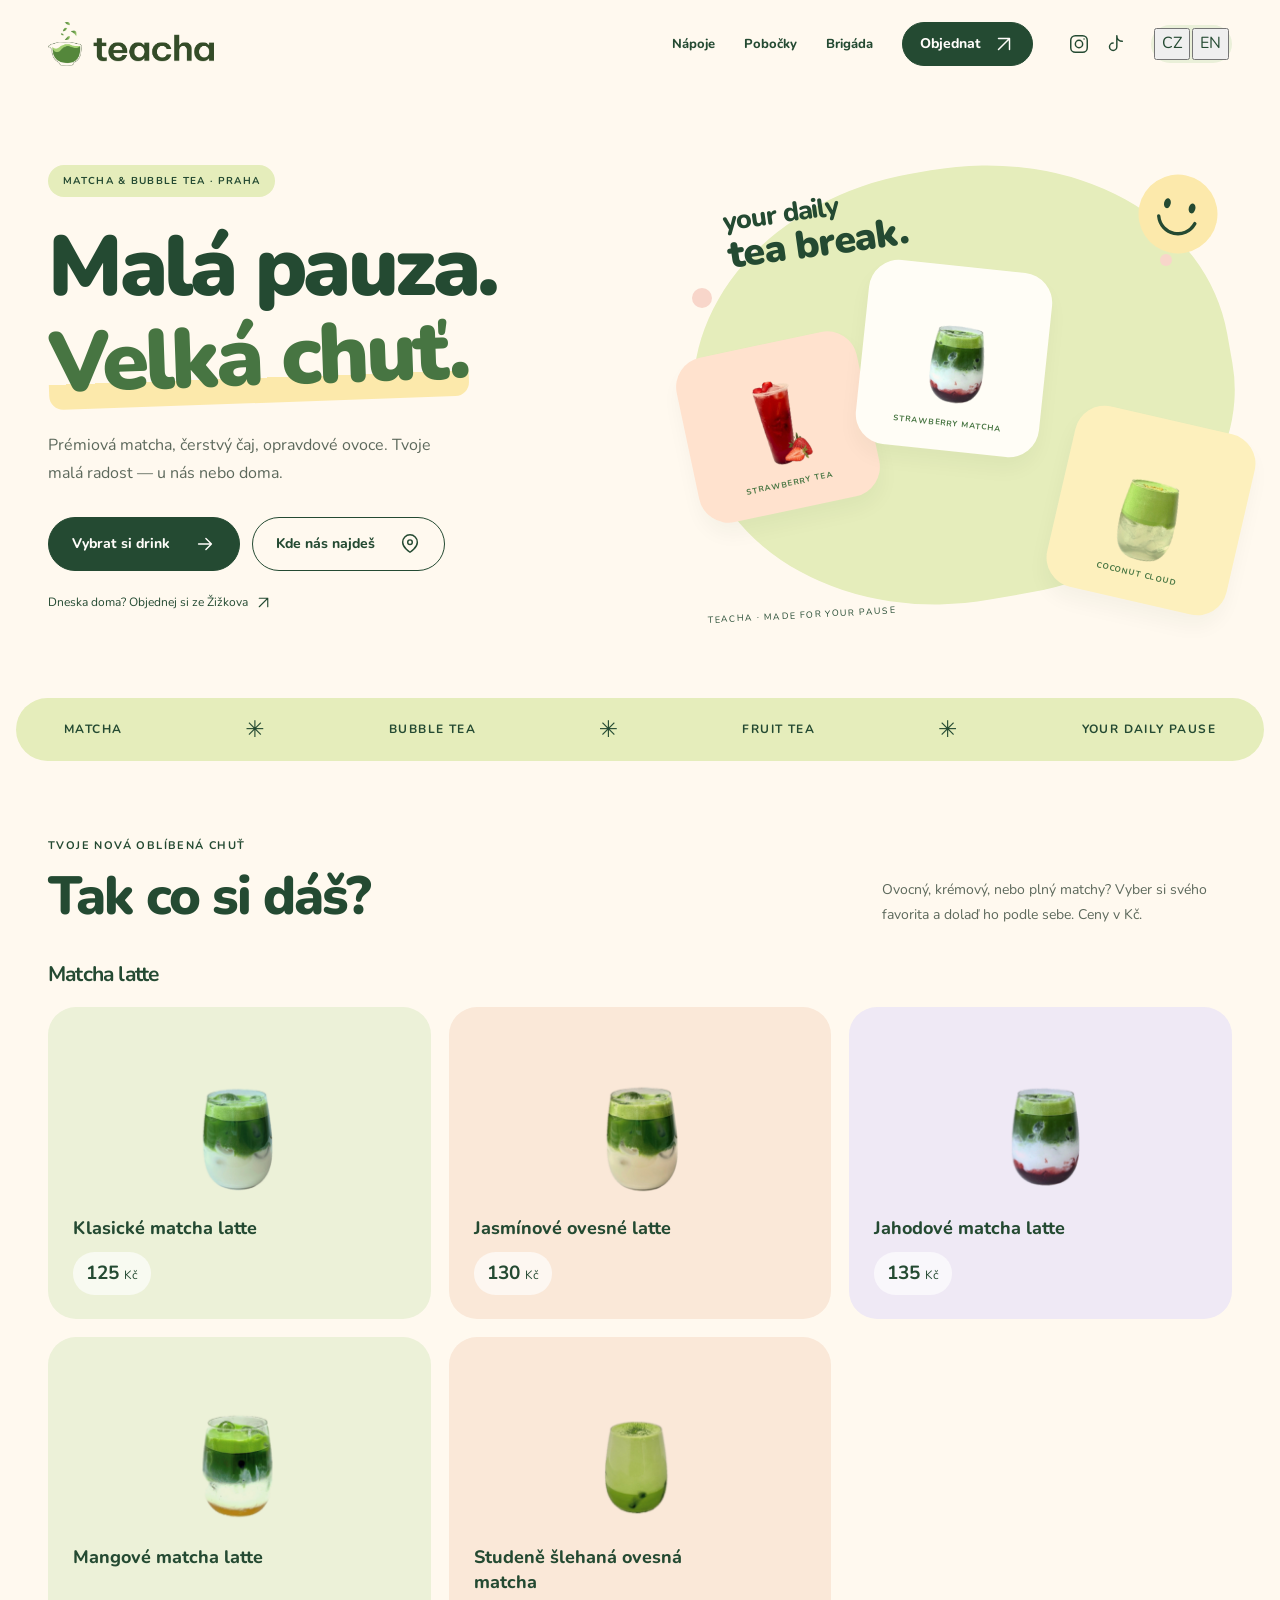
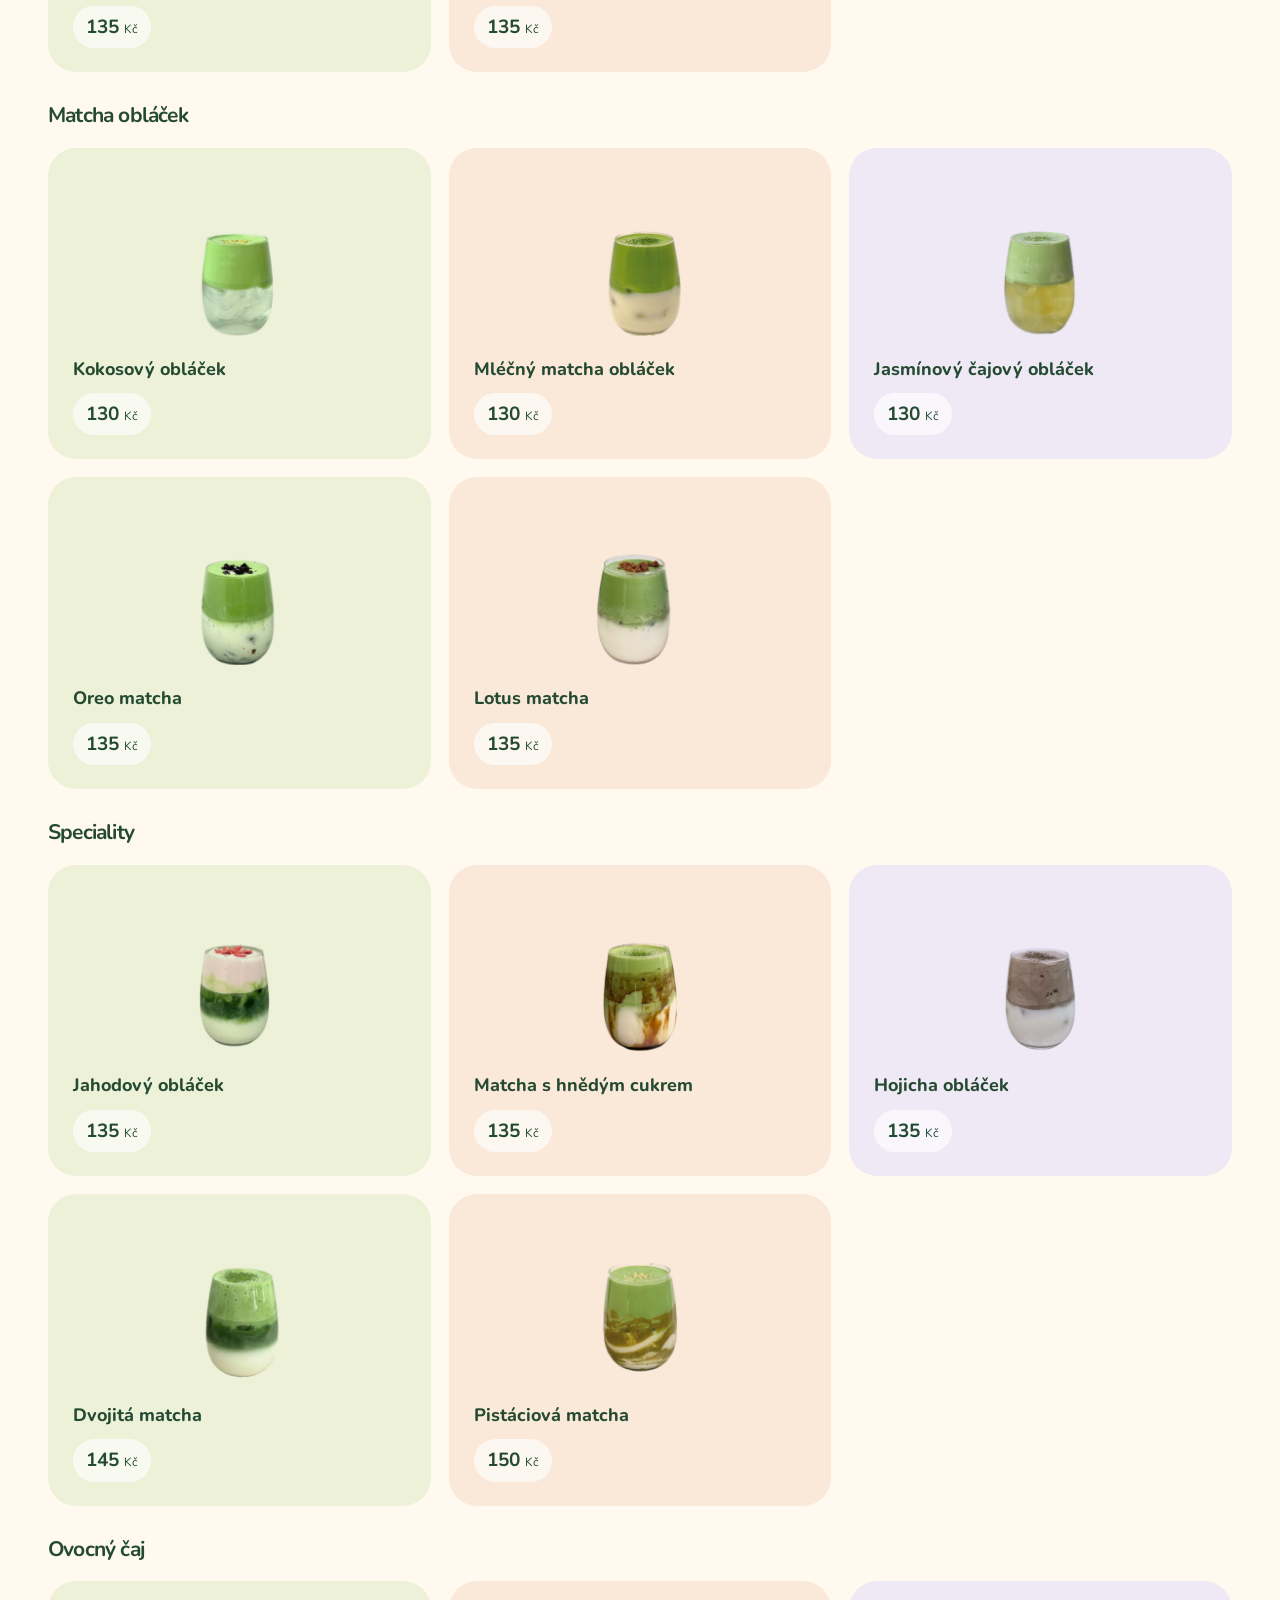
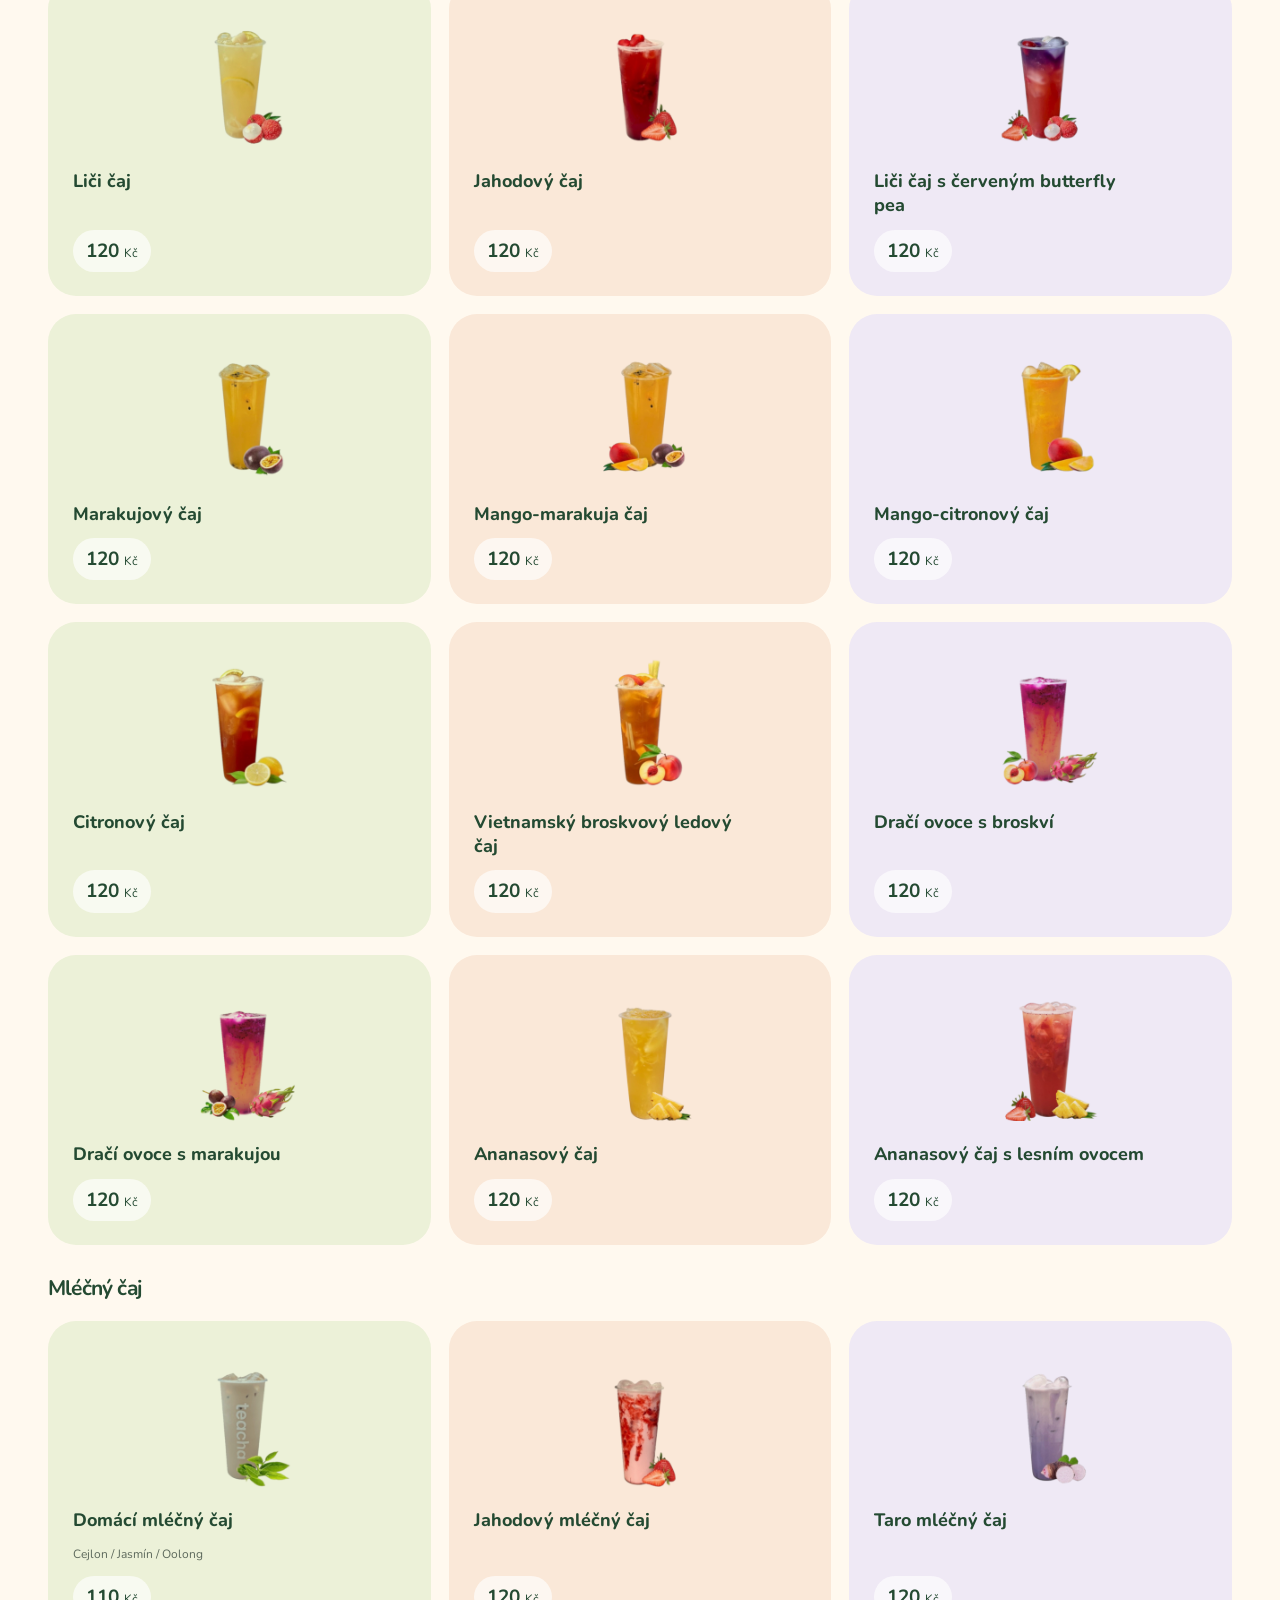
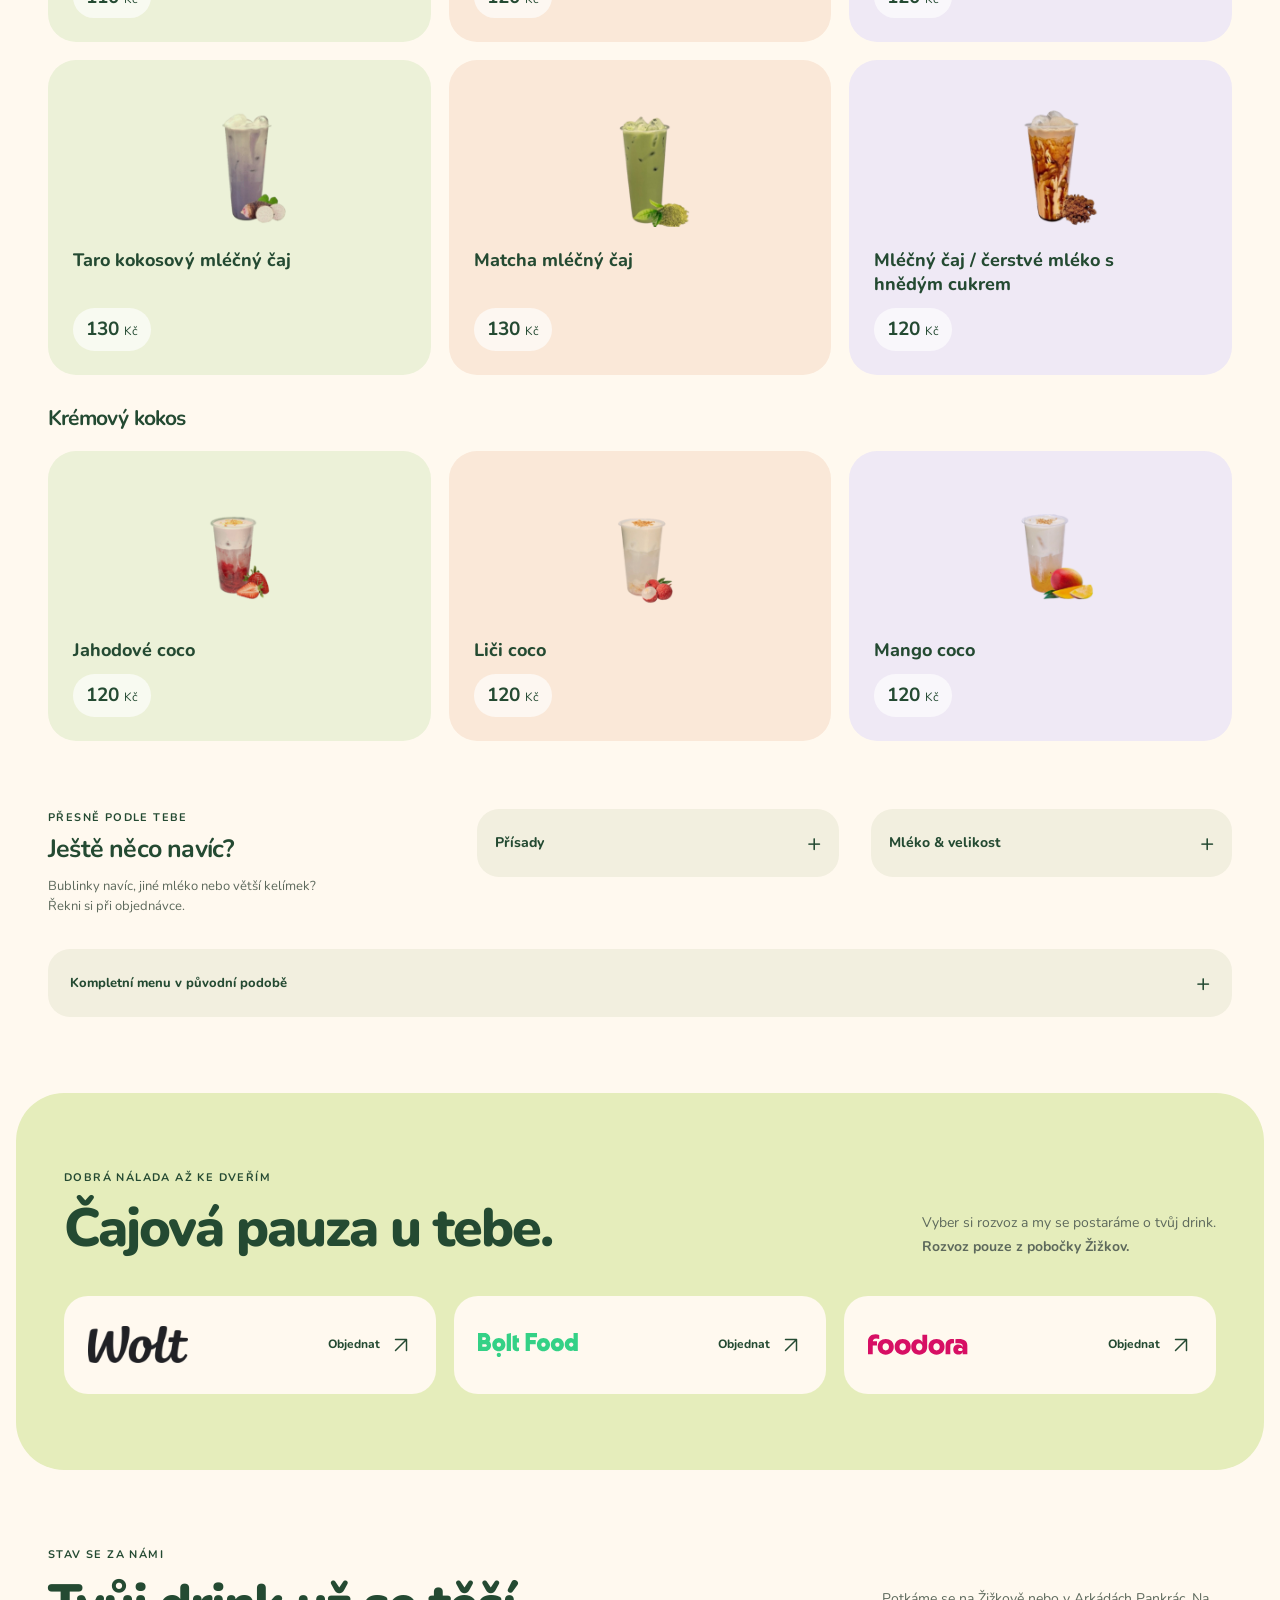
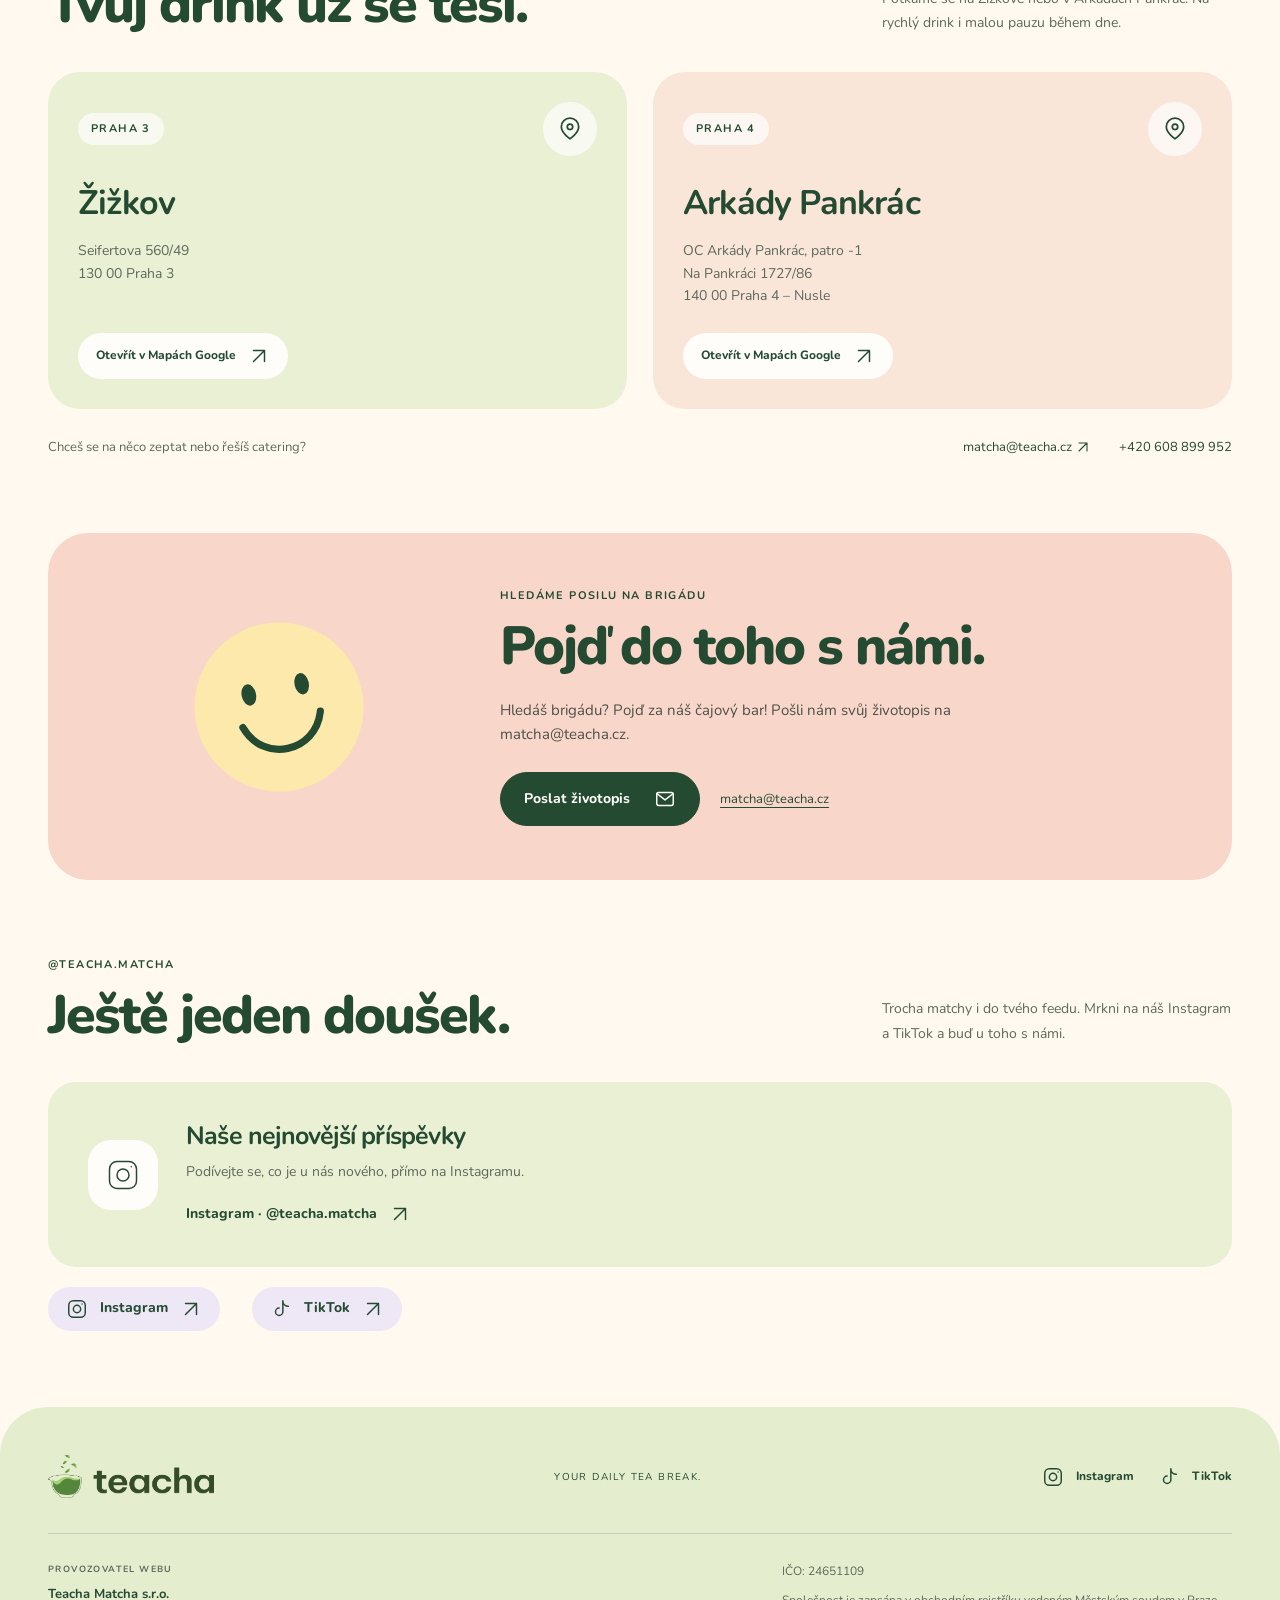
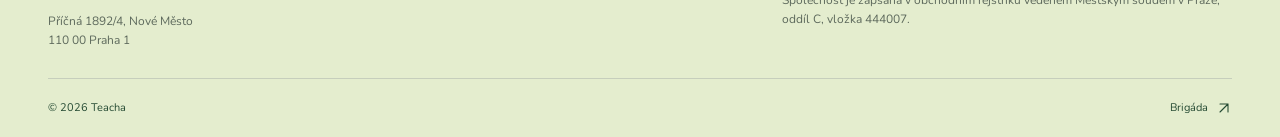
<file: index.html>
<!doctype html>
<html lang="cs">
  <head>
    <meta charset="UTF-8" />
    <meta name="viewport" content="width=device-width, initial-scale=1.0" />
    <meta
      name="description"
      content="Teacha: matcha, ovocné čaje a bubble tea v Praze. Najdete nás na Žižkově a v OC Arkády Pankrác. Rozvoz ze Žižkova."
    />
    <meta name="theme-color" content="#fff9ef" />
    <title>Teacha — Matcha a Bubble Tea v Praze</title>
    <link rel="icon" href="assets/logo/teacha-icon.svg" type="image/svg+xml" />
    <link
      rel="preload"
      href="assets/fonts/nunito-variable.ttf"
      as="font"
      type="font/ttf"
      crossorigin
    />
    <link rel="stylesheet" href="assets/site.css" />
    <script src="assets/site.js" defer></script>
  </head>
  <body>
    <a class="skip-link" href="#main"
      ><span data-i18n="skip">Přejít na obsah</span></a
    >
    <header class="site-header">
      <div class="container header-inner">
        <a
          href="#"
          class="brand"
          data-i18n-label="home"
          aria-label="Teacha — úvod"
          ><img
            src="assets/logo/teacha-wordmark.svg"
            alt="Teacha"
            width="180"
            height="47"
        /></a>
        <nav
          class="desktop-nav"
          data-i18n-label="navigation"
          aria-label="Hlavní navigace"
        >
          <a href="#menu"><span data-i18n="nav.menu">Nápoje</span></a
          ><a href="#visit"><span data-i18n="nav.visit">Pobočky</span></a
          ><a href="#career"><span data-i18n="nav.career">Brigáda</span></a
          ><a class="button button-small" href="#delivery"
            ><span data-i18n="order">Objednat</span
            ><svg
              viewBox="0 0 24 24"
              fill="none"
              stroke="currentColor"
              stroke-width="1.6"
              stroke-linecap="round"
              stroke-linejoin="round"
              aria-hidden="true"
            >
              <path d="M6 18 18 6M6 6h12v12" /></svg
          ></a>
        </nav>
        <div class="header-tools">
          <div class="header-socials">
            <a
              class="social-link"
              href="https://www.instagram.com/teacha.matcha/"
              target="_blank"
              rel="noopener noreferrer"
              ><svg
                viewBox="0 0 24 24"
                fill="none"
                stroke="currentColor"
                stroke-width="1.6"
                stroke-linecap="round"
                stroke-linejoin="round"
                aria-hidden="true"
              >
                <rect x="3" y="3" width="18" height="18" rx="5" />
                <circle cx="12" cy="12" r="4" />
                <path d="M17.5 6.5h.01" /></svg
              ><span>Instagram</span
              ><svg
                viewBox="0 0 24 24"
                fill="none"
                stroke="currentColor"
                stroke-width="1.6"
                stroke-linecap="round"
                stroke-linejoin="round"
                aria-hidden="true"
              >
                <path d="M6 18 18 6M6 6h12v12" /></svg></a
            ><a
              class="social-link"
              href="https://www.tiktok.com/@teacha.cz"
              target="_blank"
              rel="noopener noreferrer"
              ><svg
                viewBox="0 0 24 24"
                fill="none"
                stroke="currentColor"
                stroke-width="1.6"
                stroke-linecap="round"
                stroke-linejoin="round"
                aria-hidden="true"
              >
                <path d="M14 3v12a4 4 0 1 1-4-4M14 3c0 4 3 6 6 6" /></svg
              ><span>TikTok</span
              ><svg
                viewBox="0 0 24 24"
                fill="none"
                stroke="currentColor"
                stroke-width="1.6"
                stroke-linecap="round"
                stroke-linejoin="round"
                aria-hidden="true"
              >
                <path d="M6 18 18 6M6 6h12v12" /></svg
            ></a>
          </div>
          <div
            class="languages"
            role="group"
            data-i18n-label="language"
            aria-label="Jazyk"
          >
            <button type="button" data-lang="cs" aria-pressed="true">CZ</button
            ><button type="button" data-lang="en" aria-pressed="false">
              EN
            </button>
          </div>
          <button
            class="menu-toggle"
            type="button"
            aria-expanded="false"
            aria-controls="mobile-nav"
            data-i18n-label="menuToggle"
            aria-label="Otevřít navigaci"
          >
            <svg
              viewBox="0 0 24 24"
              fill="none"
              stroke="currentColor"
              stroke-width="1.6"
              stroke-linecap="round"
              stroke-linejoin="round"
              aria-hidden="true"
            >
              <path d="M4 7h16M4 12h16M4 17h16" />
            </svg>
          </button>
        </div>
      </div>
      <nav
        id="mobile-nav"
        class="mobile-nav"
        data-i18n-label="navigation"
        aria-label="Hlavní navigace"
      >
        <a href="#menu"><span data-i18n="nav.menu">Nápoje</span></a
        ><a href="#visit"><span data-i18n="nav.visit">Pobočky</span></a
        ><a href="#career"><span data-i18n="nav.career">Brigáda</span></a
        ><a href="#delivery"><span data-i18n="nav.delivery">Rozvoz</span></a>
        <div class="mobile-socials">
          <a
            class="social-link"
            href="https://www.instagram.com/teacha.matcha/"
            target="_blank"
            rel="noopener noreferrer"
            ><svg
              viewBox="0 0 24 24"
              fill="none"
              stroke="currentColor"
              stroke-width="1.6"
              stroke-linecap="round"
              stroke-linejoin="round"
              aria-hidden="true"
            >
              <rect x="3" y="3" width="18" height="18" rx="5" />
              <circle cx="12" cy="12" r="4" />
              <path d="M17.5 6.5h.01" /></svg
            ><span>Instagram</span
            ><svg
              viewBox="0 0 24 24"
              fill="none"
              stroke="currentColor"
              stroke-width="1.6"
              stroke-linecap="round"
              stroke-linejoin="round"
              aria-hidden="true"
            >
              <path d="M6 18 18 6M6 6h12v12" /></svg></a
          ><a
            class="social-link"
            href="https://www.tiktok.com/@teacha.cz"
            target="_blank"
            rel="noopener noreferrer"
            ><svg
              viewBox="0 0 24 24"
              fill="none"
              stroke="currentColor"
              stroke-width="1.6"
              stroke-linecap="round"
              stroke-linejoin="round"
              aria-hidden="true"
            >
              <path d="M14 3v12a4 4 0 1 1-4-4M14 3c0 4 3 6 6 6" /></svg
            ><span>TikTok</span
            ><svg
              viewBox="0 0 24 24"
              fill="none"
              stroke="currentColor"
              stroke-width="1.6"
              stroke-linecap="round"
              stroke-linejoin="round"
              aria-hidden="true"
            >
              <path d="M6 18 18 6M6 6h12v12" /></svg
          ></a>
        </div>
      </nav>
    </header>
    <main id="main">
      <section class="hero container" aria-labelledby="hero-title">
        <div class="hero-copy">
          <p class="eyebrow">MATCHA & BUBBLE TEA · PRAHA</p>
          <h1 id="hero-title">
            <span data-i18n="hero.first">Malá pauza.</span><br /><em
              ><span data-i18n="hero.second">Velká chuť.</span></em
            >
          </h1>
          <p data-i18n="hero.desc" class="hero-description">
            Prémiová matcha, čerstvý čaj, opravdové ovoce. Tvoje malá radost — u
            nás nebo doma.
          </p>
          <div class="hero-actions">
            <a class="button" href="#menu"
              ><span data-i18n="viewMenu">Vybrat si drink</span
              ><svg
                viewBox="0 0 24 24"
                fill="none"
                stroke="currentColor"
                stroke-width="1.6"
                stroke-linecap="round"
                stroke-linejoin="round"
                aria-hidden="true"
              >
                <path d="M5 12h14m-6-6 6 6-6 6" /></svg></a
            ><a class="button button-outline" href="#visit"
              ><span data-i18n="findBranch">Kde nás najdeš</span
              ><svg
                viewBox="0 0 24 24"
                fill="none"
                stroke="currentColor"
                stroke-width="1.6"
                stroke-linecap="round"
                stroke-linejoin="round"
                aria-hidden="true"
              >
                <path d="M20 10c0 6-8 11-8 11S4 16 4 10a8 8 0 1 1 16 0Z" />
                <circle cx="12" cy="10" r="2.5" /></svg
            ></a>
          </div>
          <a class="text-link hero-delivery" href="#delivery"
            ><span data-i18n="hero.delivery"
              >Dneska doma? Objednej si ze Žižkova</span
            ><svg
              viewBox="0 0 24 24"
              fill="none"
              stroke="currentColor"
              stroke-width="1.6"
              stroke-linecap="round"
              stroke-linejoin="round"
              aria-hidden="true"
            >
              <path d="M6 18 18 6M6 6h12v12" /></svg
          ></a>
        </div>
        <div class="hero-art" aria-hidden="true">
          <div class="art-orbit"></div>
          <span class="art-note">your daily<br /><em>tea break.</em></span>
          <div class="hero-drink hero-drink-one">
            <div
              class="drink-photo"
              style="aspect-ratio: 250/165"
              aria-hidden="true"
            >
              <img
                src="assets/menu/menu-fruittea-zizkov.jpg"
                alt=""
                width="3840"
                height="2160"
                decoding="async"
                style="width: 819.2%; left: -159.6%; top: -39.39394%"
              />
            </div>
            <span>STRAWBERRY TEA</span>
          </div>
          <div class="hero-drink hero-drink-two">
            <div
              class="drink-photo"
              style="aspect-ratio: 230/175"
              aria-hidden="true"
            >
              <img
                src="assets/menu/menu-matcha.jpg"
                alt=""
                width="3840"
                height="2160"
                decoding="async"
                style="width: 890.43478%; left: -271.73913%; top: -42.85714%"
              />
            </div>
            <span>STRAWBERRY MATCHA</span>
          </div>
          <div class="hero-drink hero-drink-three">
            <div
              class="drink-photo"
              style="aspect-ratio: 230/175"
              aria-hidden="true"
            >
              <img
                src="assets/menu/menu-matcha.jpg"
                alt=""
                width="3840"
                height="2160"
                decoding="async"
                style="width: 890.43478%; left: -24.34783%; top: -242.85714%"
              />
            </div>
            <span>COCONUT CLOUD</span>
          </div>
          <span class="art-star"
            ><svg class="smile" viewBox="0 0 100 100" aria-hidden="true">
              <circle cx="50" cy="50" r="47" fill="#fce9ab" />
              <ellipse cx="35" cy="40" rx="4" ry="6" fill="currentColor" />
              <ellipse cx="65" cy="40" rx="4" ry="6" fill="currentColor" />
              <path
                d="M28 57c7 22 37 22 44 0"
                fill="none"
                stroke="currentColor"
                stroke-width="4"
                stroke-linecap="round"
              /></svg></span
          ><span class="art-caption">TEACHA · MADE FOR YOUR PAUSE</span>
        </div>
      </section>
      <div class="brand-strip">
        <div class="container">
          <span>MATCHA</span><span aria-hidden="true">✳</span
          ><span>BUBBLE TEA</span><span aria-hidden="true">✳</span
          ><span>FRUIT TEA</span><span aria-hidden="true">✳</span
          ><span>YOUR DAILY PAUSE</span>
        </div>
      </div>
      <section id="menu" class="section container" aria-labelledby="menu-title">
        <div class="section-heading">
          <div>
            <p class="eyebrow">
              <span data-i18n="menu.eyebrow">Tvoje nová oblíbená chuť</span>
            </p>
            <h2 data-i18n="menu.title" id="menu-title">Tak co si dáš?</h2>
          </div>
          <p data-i18n="menu.desc">
            Ovocný, krémový, nebo plný matchy? Vyber si svého favorita a dolaď
            ho podle sebe. Ceny v Kč.
          </p>
        </div>
        <div
          class="menu-filters"
          role="group"
          data-i18n-label="categories"
          aria-label="Kategorie nápojů"
          hidden
        >
          <button type="button" data-filter="matcha-latte" aria-pressed="false">
            <span data-i18n="cat.matcha-latte">Matcha latte</span></button
          ><button
            type="button"
            data-filter="matcha-cloud"
            aria-pressed="false"
          >
            <span data-i18n="cat.matcha-cloud">Matcha obláček</span></button
          ><button type="button" data-filter="specials" aria-pressed="false">
            <span data-i18n="cat.specials">Speciality</span></button
          ><button type="button" data-filter="fruit-tea" aria-pressed="false">
            <span data-i18n="cat.fruit-tea">Ovocný čaj</span></button
          ><button type="button" data-filter="milk-tea" aria-pressed="false">
            <span data-i18n="cat.milk-tea">Mléčný čaj</span></button
          ><button
            type="button"
            data-filter="creamy-coconut"
            aria-pressed="false"
          >
            <span data-i18n="cat.creamy-coconut">Krémový kokos</span></button
          ><button type="button" data-filter="all" aria-pressed="false">
            <span data-i18n="all">Vše</span>
          </button>
        </div>
        <p
          class="sr-only"
          id="menu-status"
          role="status"
          aria-live="polite"
        ></p>
        <div id="menu-results">
          <section
            class="menu-group"
            data-category="matcha-latte"
            aria-labelledby="matcha-latte"
          >
            <h3
              data-i18n="cat.matcha-latte"
              id="matcha-latte"
              class="category-title"
            >
              Matcha latte
            </h3>
            <div class="product-grid">
              <article class="product">
                <div
                  class="drink-photo"
                  style="aspect-ratio: 230/175"
                  aria-hidden="true"
                >
                  <img
                    src="assets/menu/menu-matcha.jpg"
                    alt=""
                    width="3840"
                    height="2160"
                    decoding="async"
                    style="width: 890.43478%; left: -24.34783%; top: -42.85714%"
                  />
                </div>
                <div class="product-copy">
                  <h4 data-i18n="matcha-latte.0">Klasické matcha latte</h4>
                  <p class="price">125 <span>Kč</span></p>
                </div>
              </article>
              <article class="product">
                <div
                  class="drink-photo"
                  style="aspect-ratio: 230/175"
                  aria-hidden="true"
                >
                  <img
                    src="assets/menu/menu-matcha.jpg"
                    alt=""
                    width="3840"
                    height="2160"
                    decoding="async"
                    style="
                      width: 890.43478%;
                      left: -148.26087%;
                      top: -42.85714%;
                    "
                  />
                </div>
                <div class="product-copy">
                  <h4 data-i18n="matcha-latte.1">Jasmínové ovesné latte</h4>
                  <p class="price">130 <span>Kč</span></p>
                </div>
              </article>
              <article class="product">
                <div
                  class="drink-photo"
                  style="aspect-ratio: 230/175"
                  aria-hidden="true"
                >
                  <img
                    src="assets/menu/menu-matcha.jpg"
                    alt=""
                    width="3840"
                    height="2160"
                    decoding="async"
                    style="
                      width: 890.43478%;
                      left: -271.73913%;
                      top: -42.85714%;
                    "
                  />
                </div>
                <div class="product-copy">
                  <h4 data-i18n="matcha-latte.2">Jahodové matcha latte</h4>
                  <p class="price">135 <span>Kč</span></p>
                </div>
              </article>
              <article class="product">
                <div
                  class="drink-photo"
                  style="aspect-ratio: 230/175"
                  aria-hidden="true"
                >
                  <img
                    src="assets/menu/menu-matcha.jpg"
                    alt=""
                    width="3840"
                    height="2160"
                    decoding="async"
                    style="
                      width: 890.43478%;
                      left: -396.08696%;
                      top: -42.85714%;
                    "
                  />
                </div>
                <div class="product-copy">
                  <h4 data-i18n="matcha-latte.3">Mangové matcha latte</h4>
                  <p class="price">135 <span>Kč</span></p>
                </div>
              </article>
              <article class="product">
                <div
                  class="drink-photo"
                  style="aspect-ratio: 230/175"
                  aria-hidden="true"
                >
                  <img
                    src="assets/menu/menu-matcha.jpg"
                    alt=""
                    width="3840"
                    height="2160"
                    decoding="async"
                    style="
                      width: 890.43478%;
                      left: -520.86957%;
                      top: -42.85714%;
                    "
                  />
                </div>
                <div class="product-copy">
                  <h4 data-i18n="matcha-latte.4">
                    Studeně šlehaná ovesná matcha
                  </h4>
                  <p class="price">135 <span>Kč</span></p>
                </div>
              </article>
            </div>
          </section>
          <section
            class="menu-group"
            data-category="matcha-cloud"
            aria-labelledby="matcha-cloud"
          >
            <h3
              data-i18n="cat.matcha-cloud"
              id="matcha-cloud"
              class="category-title"
            >
              Matcha obláček
            </h3>
            <div class="product-grid">
              <article class="product">
                <div
                  class="drink-photo"
                  style="aspect-ratio: 230/175"
                  aria-hidden="true"
                >
                  <img
                    src="assets/menu/menu-matcha.jpg"
                    alt=""
                    width="3840"
                    height="2160"
                    decoding="async"
                    style="
                      width: 890.43478%;
                      left: -24.34783%;
                      top: -242.85714%;
                    "
                  />
                </div>
                <div class="product-copy">
                  <h4 data-i18n="matcha-cloud.0">Kokosový obláček</h4>
                  <p class="price">130 <span>Kč</span></p>
                </div>
              </article>
              <article class="product">
                <div
                  class="drink-photo"
                  style="aspect-ratio: 230/175"
                  aria-hidden="true"
                >
                  <img
                    src="assets/menu/menu-matcha.jpg"
                    alt=""
                    width="3840"
                    height="2160"
                    decoding="async"
                    style="
                      width: 890.43478%;
                      left: -148.26087%;
                      top: -242.85714%;
                    "
                  />
                </div>
                <div class="product-copy">
                  <h4 data-i18n="matcha-cloud.1">Mléčný matcha obláček</h4>
                  <p class="price">130 <span>Kč</span></p>
                </div>
              </article>
              <article class="product">
                <div
                  class="drink-photo"
                  style="aspect-ratio: 230/175"
                  aria-hidden="true"
                >
                  <img
                    src="assets/menu/menu-matcha.jpg"
                    alt=""
                    width="3840"
                    height="2160"
                    decoding="async"
                    style="
                      width: 890.43478%;
                      left: -271.73913%;
                      top: -242.85714%;
                    "
                  />
                </div>
                <div class="product-copy">
                  <h4 data-i18n="matcha-cloud.2">Jasmínový čajový obláček</h4>
                  <p class="price">130 <span>Kč</span></p>
                </div>
              </article>
              <article class="product">
                <div
                  class="drink-photo"
                  style="aspect-ratio: 230/175"
                  aria-hidden="true"
                >
                  <img
                    src="assets/menu/menu-matcha.jpg"
                    alt=""
                    width="3840"
                    height="2160"
                    decoding="async"
                    style="
                      width: 890.43478%;
                      left: -396.08696%;
                      top: -242.85714%;
                    "
                  />
                </div>
                <div class="product-copy">
                  <h4 data-i18n="matcha-cloud.3">Oreo matcha</h4>
                  <p class="price">135 <span>Kč</span></p>
                </div>
              </article>
              <article class="product">
                <div
                  class="drink-photo"
                  style="aspect-ratio: 230/175"
                  aria-hidden="true"
                >
                  <img
                    src="assets/menu/menu-matcha.jpg"
                    alt=""
                    width="3840"
                    height="2160"
                    decoding="async"
                    style="
                      width: 890.43478%;
                      left: -520.86957%;
                      top: -242.85714%;
                    "
                  />
                </div>
                <div class="product-copy">
                  <h4 data-i18n="matcha-cloud.4">Lotus matcha</h4>
                  <p class="price">135 <span>Kč</span></p>
                </div>
              </article>
            </div>
          </section>
          <section
            class="menu-group"
            data-category="specials"
            aria-labelledby="specials"
          >
            <h3 data-i18n="cat.specials" id="specials" class="category-title">
              Speciality
            </h3>
            <div class="product-grid">
              <article class="product">
                <div
                  class="drink-photo"
                  style="aspect-ratio: 230/175"
                  aria-hidden="true"
                >
                  <img
                    src="assets/menu/menu-matcha.jpg"
                    alt=""
                    width="3840"
                    height="2160"
                    decoding="async"
                    style="
                      width: 890.43478%;
                      left: -24.34783%;
                      top: -448.57143%;
                    "
                  />
                </div>
                <div class="product-copy">
                  <h4 data-i18n="specials.0">Jahodový obláček</h4>
                  <p class="price">135 <span>Kč</span></p>
                </div>
              </article>
              <article class="product">
                <div
                  class="drink-photo"
                  style="aspect-ratio: 230/175"
                  aria-hidden="true"
                >
                  <img
                    src="assets/menu/menu-matcha.jpg"
                    alt=""
                    width="3840"
                    height="2160"
                    decoding="async"
                    style="
                      width: 890.43478%;
                      left: -148.26087%;
                      top: -448.57143%;
                    "
                  />
                </div>
                <div class="product-copy">
                  <h4 data-i18n="specials.1">Matcha s hnědým cukrem</h4>
                  <p class="price">135 <span>Kč</span></p>
                </div>
              </article>
              <article class="product">
                <div
                  class="drink-photo"
                  style="aspect-ratio: 230/175"
                  aria-hidden="true"
                >
                  <img
                    src="assets/menu/menu-matcha.jpg"
                    alt=""
                    width="3840"
                    height="2160"
                    decoding="async"
                    style="
                      width: 890.43478%;
                      left: -271.73913%;
                      top: -448.57143%;
                    "
                  />
                </div>
                <div class="product-copy">
                  <h4 data-i18n="specials.2">Hojicha obláček</h4>
                  <p class="price">135 <span>Kč</span></p>
                </div>
              </article>
              <article class="product">
                <div
                  class="drink-photo"
                  style="aspect-ratio: 230/175"
                  aria-hidden="true"
                >
                  <img
                    src="assets/menu/menu-matcha.jpg"
                    alt=""
                    width="3840"
                    height="2160"
                    decoding="async"
                    style="
                      width: 890.43478%;
                      left: -396.08696%;
                      top: -448.57143%;
                    "
                  />
                </div>
                <div class="product-copy">
                  <h4 data-i18n="specials.3">Dvojitá matcha</h4>
                  <p class="price">145 <span>Kč</span></p>
                </div>
              </article>
              <article class="product">
                <div
                  class="drink-photo"
                  style="aspect-ratio: 230/175"
                  aria-hidden="true"
                >
                  <img
                    src="assets/menu/menu-matcha.jpg"
                    alt=""
                    width="3840"
                    height="2160"
                    decoding="async"
                    style="
                      width: 890.43478%;
                      left: -520.86957%;
                      top: -448.57143%;
                    "
                  />
                </div>
                <div class="product-copy">
                  <h4 data-i18n="specials.4">Pistáciová matcha</h4>
                  <p class="price">150 <span>Kč</span></p>
                </div>
              </article>
            </div>
          </section>
          <section
            class="menu-group"
            data-category="fruit-tea"
            aria-labelledby="fruit-tea"
          >
            <h3 data-i18n="cat.fruit-tea" id="fruit-tea" class="category-title">
              Ovocný čaj
            </h3>
            <div class="product-grid">
              <article class="product">
                <div
                  class="drink-photo"
                  style="aspect-ratio: 250/165"
                  aria-hidden="true"
                >
                  <img
                    src="assets/menu/menu-fruittea-zizkov.jpg"
                    alt=""
                    width="3840"
                    height="2160"
                    decoding="async"
                    style="width: 819.2%; left: -27.2%; top: -39.39394%"
                  />
                </div>
                <div class="product-copy">
                  <h4 data-i18n="fruit-tea.0">Liči čaj</h4>
                  <p class="price">120 <span>Kč</span></p>
                </div>
              </article>
              <article class="product">
                <div
                  class="drink-photo"
                  style="aspect-ratio: 250/165"
                  aria-hidden="true"
                >
                  <img
                    src="assets/menu/menu-fruittea-zizkov.jpg"
                    alt=""
                    width="3840"
                    height="2160"
                    decoding="async"
                    style="width: 819.2%; left: -159.6%; top: -39.39394%"
                  />
                </div>
                <div class="product-copy">
                  <h4 data-i18n="fruit-tea.1">Jahodový čaj</h4>
                  <p class="price">120 <span>Kč</span></p>
                </div>
              </article>
              <article class="product">
                <div
                  class="drink-photo"
                  style="aspect-ratio: 250/165"
                  aria-hidden="true"
                >
                  <img
                    src="assets/menu/menu-fruittea-zizkov.jpg"
                    alt=""
                    width="3840"
                    height="2160"
                    decoding="async"
                    style="width: 819.2%; left: -291.6%; top: -39.39394%"
                  />
                </div>
                <div class="product-copy">
                  <h4 data-i18n="fruit-tea.2">
                    Liči čaj s červeným butterfly pea
                  </h4>
                  <p class="price">120 <span>Kč</span></p>
                </div>
              </article>
              <article class="product">
                <div
                  class="drink-photo"
                  style="aspect-ratio: 250/165"
                  aria-hidden="true"
                >
                  <img
                    src="assets/menu/menu-fruittea-zizkov.jpg"
                    alt=""
                    width="3840"
                    height="2160"
                    decoding="async"
                    style="width: 819.2%; left: -424%; top: -39.39394%"
                  />
                </div>
                <div class="product-copy">
                  <h4 data-i18n="fruit-tea.3">Marakujový čaj</h4>
                  <p class="price">120 <span>Kč</span></p>
                </div>
              </article>
              <article class="product">
                <div
                  class="drink-photo"
                  style="aspect-ratio: 250/165"
                  aria-hidden="true"
                >
                  <img
                    src="assets/menu/menu-fruittea-zizkov.jpg"
                    alt=""
                    width="3840"
                    height="2160"
                    decoding="async"
                    style="width: 819.2%; left: -556%; top: -39.39394%"
                  />
                </div>
                <div class="product-copy">
                  <h4 data-i18n="fruit-tea.4">Mango-marakuja čaj</h4>
                  <p class="price">120 <span>Kč</span></p>
                </div>
              </article>
              <article class="product">
                <div
                  class="drink-photo"
                  style="aspect-ratio: 250/165"
                  aria-hidden="true"
                >
                  <img
                    src="assets/menu/menu-fruittea-zizkov.jpg"
                    alt=""
                    width="3840"
                    height="2160"
                    decoding="async"
                    style="width: 819.2%; left: -688%; top: -39.39394%"
                  />
                </div>
                <div class="product-copy">
                  <h4 data-i18n="fruit-tea.5">Mango-citronový čaj</h4>
                  <p class="price">120 <span>Kč</span></p>
                </div>
              </article>
              <article class="product">
                <div
                  class="drink-photo"
                  style="aspect-ratio: 250/165"
                  aria-hidden="true"
                >
                  <img
                    src="assets/menu/menu-fruittea-zizkov.jpg"
                    alt=""
                    width="3840"
                    height="2160"
                    decoding="async"
                    style="width: 819.2%; left: -27.2%; top: -200%"
                  />
                </div>
                <div class="product-copy">
                  <h4 data-i18n="fruit-tea.6">Citronový čaj</h4>
                  <p class="price">120 <span>Kč</span></p>
                </div>
              </article>
              <article class="product">
                <div
                  class="drink-photo"
                  style="aspect-ratio: 250/165"
                  aria-hidden="true"
                >
                  <img
                    src="assets/menu/menu-fruittea-zizkov.jpg"
                    alt=""
                    width="3840"
                    height="2160"
                    decoding="async"
                    style="width: 819.2%; left: -159.6%; top: -200%"
                  />
                </div>
                <div class="product-copy">
                  <h4 data-i18n="fruit-tea.7">
                    Vietnamský broskvový ledový čaj
                  </h4>
                  <p class="price">120 <span>Kč</span></p>
                </div>
              </article>
              <article class="product">
                <div
                  class="drink-photo"
                  style="aspect-ratio: 250/165"
                  aria-hidden="true"
                >
                  <img
                    src="assets/menu/menu-fruittea-zizkov.jpg"
                    alt=""
                    width="3840"
                    height="2160"
                    decoding="async"
                    style="width: 819.2%; left: -291.6%; top: -200%"
                  />
                </div>
                <div class="product-copy">
                  <h4 data-i18n="fruit-tea.8">Dračí ovoce s broskví</h4>
                  <p class="price">120 <span>Kč</span></p>
                </div>
              </article>
              <article class="product">
                <div
                  class="drink-photo"
                  style="aspect-ratio: 250/165"
                  aria-hidden="true"
                >
                  <img
                    src="assets/menu/menu-fruittea-zizkov.jpg"
                    alt=""
                    width="3840"
                    height="2160"
                    decoding="async"
                    style="width: 819.2%; left: -424%; top: -200%"
                  />
                </div>
                <div class="product-copy">
                  <h4 data-i18n="fruit-tea.9">Dračí ovoce s marakujou</h4>
                  <p class="price">120 <span>Kč</span></p>
                </div>
              </article>
              <article class="product">
                <div
                  class="drink-photo"
                  style="aspect-ratio: 250/165"
                  aria-hidden="true"
                >
                  <img
                    src="assets/menu/menu-fruittea-zizkov.jpg"
                    alt=""
                    width="3840"
                    height="2160"
                    decoding="async"
                    style="width: 819.2%; left: -556%; top: -200%"
                  />
                </div>
                <div class="product-copy">
                  <h4 data-i18n="fruit-tea.10">Ananasový čaj</h4>
                  <p class="price">120 <span>Kč</span></p>
                </div>
              </article>
              <article class="product">
                <div
                  class="drink-photo"
                  style="aspect-ratio: 250/165"
                  aria-hidden="true"
                >
                  <img
                    src="assets/menu/menu-fruittea-zizkov.jpg"
                    alt=""
                    width="3840"
                    height="2160"
                    decoding="async"
                    style="width: 819.2%; left: -688%; top: -200%"
                  />
                </div>
                <div class="product-copy">
                  <h4 data-i18n="fruit-tea.11">
                    Ananasový čaj s lesním ovocem
                  </h4>
                  <p class="price">120 <span>Kč</span></p>
                </div>
              </article>
            </div>
          </section>
          <section
            class="menu-group"
            data-category="milk-tea"
            aria-labelledby="milk-tea"
          >
            <h3 data-i18n="cat.milk-tea" id="milk-tea" class="category-title">
              Mléčný čaj
            </h3>
            <div class="product-grid">
              <article class="product">
                <div
                  class="drink-photo"
                  style="aspect-ratio: 250/165"
                  aria-hidden="true"
                >
                  <img
                    src="assets/menu/menu-fruittea-zizkov.jpg"
                    alt=""
                    width="3840"
                    height="2160"
                    decoding="async"
                    style="width: 819.2%; left: -27.2%; top: -363.63636%"
                  />
                </div>
                <div class="product-copy">
                  <h4 data-i18n="milk-tea.0">Domácí mléčný čaj</h4>
                  <p data-i18n="milk-tea.0.note" class="product-note">
                    Cejlon / Jasmín / Oolong
                  </p>
                  <p class="price">110 <span>Kč</span></p>
                </div>
              </article>
              <article class="product">
                <div
                  class="drink-photo"
                  style="aspect-ratio: 250/165"
                  aria-hidden="true"
                >
                  <img
                    src="assets/menu/menu-fruittea-zizkov.jpg"
                    alt=""
                    width="3840"
                    height="2160"
                    decoding="async"
                    style="width: 819.2%; left: -159.6%; top: -363.63636%"
                  />
                </div>
                <div class="product-copy">
                  <h4 data-i18n="milk-tea.1">Jahodový mléčný čaj</h4>
                  <p class="price">120 <span>Kč</span></p>
                </div>
              </article>
              <article class="product">
                <div
                  class="drink-photo"
                  style="aspect-ratio: 250/165"
                  aria-hidden="true"
                >
                  <img
                    src="assets/menu/menu-fruittea-zizkov.jpg"
                    alt=""
                    width="3840"
                    height="2160"
                    decoding="async"
                    style="width: 819.2%; left: -291.6%; top: -363.63636%"
                  />
                </div>
                <div class="product-copy">
                  <h4 data-i18n="milk-tea.2">Taro mléčný čaj</h4>
                  <p class="price">120 <span>Kč</span></p>
                </div>
              </article>
              <article class="product">
                <div
                  class="drink-photo"
                  style="aspect-ratio: 250/165"
                  aria-hidden="true"
                >
                  <img
                    src="assets/menu/menu-fruittea-zizkov.jpg"
                    alt=""
                    width="3840"
                    height="2160"
                    decoding="async"
                    style="width: 819.2%; left: -424%; top: -363.63636%"
                  />
                </div>
                <div class="product-copy">
                  <h4 data-i18n="milk-tea.3">Taro kokosový mléčný čaj</h4>
                  <p class="price">130 <span>Kč</span></p>
                </div>
              </article>
              <article class="product">
                <div
                  class="drink-photo"
                  style="aspect-ratio: 250/165"
                  aria-hidden="true"
                >
                  <img
                    src="assets/menu/menu-fruittea-zizkov.jpg"
                    alt=""
                    width="3840"
                    height="2160"
                    decoding="async"
                    style="width: 819.2%; left: -556%; top: -363.63636%"
                  />
                </div>
                <div class="product-copy">
                  <h4 data-i18n="milk-tea.4">Matcha mléčný čaj</h4>
                  <p class="price">130 <span>Kč</span></p>
                </div>
              </article>
              <article class="product">
                <div
                  class="drink-photo"
                  style="aspect-ratio: 250/165"
                  aria-hidden="true"
                >
                  <img
                    src="assets/menu/menu-fruittea-zizkov.jpg"
                    alt=""
                    width="3840"
                    height="2160"
                    decoding="async"
                    style="width: 819.2%; left: -688%; top: -363.63636%"
                  />
                </div>
                <div class="product-copy">
                  <h4 data-i18n="milk-tea.5">
                    Mléčný čaj / čerstvé mléko s hnědým cukrem
                  </h4>
                  <p class="price">120 <span>Kč</span></p>
                </div>
              </article>
            </div>
          </section>
          <section
            class="menu-group"
            data-category="creamy-coconut"
            aria-labelledby="creamy-coconut"
          >
            <h3
              data-i18n="cat.creamy-coconut"
              id="creamy-coconut"
              class="category-title"
            >
              Krémový kokos
            </h3>
            <div class="product-grid">
              <article class="product">
                <div
                  class="drink-photo"
                  style="aspect-ratio: 250/165"
                  aria-hidden="true"
                >
                  <img
                    src="assets/menu/menu-fruittea-zizkov.jpg"
                    alt=""
                    width="3840"
                    height="2160"
                    decoding="async"
                    style="width: 819.2%; left: -27.2%; top: -530.30303%"
                  />
                </div>
                <div class="product-copy">
                  <h4 data-i18n="creamy-coconut.0">Jahodové coco</h4>
                  <p class="price">120 <span>Kč</span></p>
                </div>
              </article>
              <article class="product">
                <div
                  class="drink-photo"
                  style="aspect-ratio: 250/165"
                  aria-hidden="true"
                >
                  <img
                    src="assets/menu/menu-fruittea-zizkov.jpg"
                    alt=""
                    width="3840"
                    height="2160"
                    decoding="async"
                    style="width: 819.2%; left: -159.6%; top: -530.30303%"
                  />
                </div>
                <div class="product-copy">
                  <h4 data-i18n="creamy-coconut.1">Liči coco</h4>
                  <p class="price">120 <span>Kč</span></p>
                </div>
              </article>
              <article class="product">
                <div
                  class="drink-photo"
                  style="aspect-ratio: 250/165"
                  aria-hidden="true"
                >
                  <img
                    src="assets/menu/menu-fruittea-zizkov.jpg"
                    alt=""
                    width="3840"
                    height="2160"
                    decoding="async"
                    style="width: 819.2%; left: -291.6%; top: -530.30303%"
                  />
                </div>
                <div class="product-copy">
                  <h4 data-i18n="creamy-coconut.2">Mango coco</h4>
                  <p class="price">120 <span>Kč</span></p>
                </div>
              </article>
            </div>
          </section>
        </div>
        <div class="extras">
          <div>
            <p class="eyebrow">
              <span data-i18n="extras.eyebrow">Přesně podle tebe</span>
            </p>
            <h3 data-i18n="extras.title">Ještě něco navíc?</h3>
            <p data-i18n="extras.desc">
              Bublinky navíc, jiné mléko nebo větší kelímek? Řekni si při
              objednávce.
            </p>
          </div>
          <details>
            <summary>
              <span data-i18n="extras.label">Přísady</span
              ><span aria-hidden="true">+</span>
            </summary>
            <dl>
              <div>
                <dt data-i18n="extra.0">Černá tapioka</dt>
                <dd>+20 Kč</dd>
              </div>
              <div>
                <dt data-i18n="extra.1">Bílá tapioka</dt>
                <dd>+20 Kč</dd>
              </div>
              <div>
                <dt data-i18n="extra.2">Ovocná boba</dt>
                <dd>+20 Kč</dd>
              </div>
              <div>
                <dt data-i18n="extra.3">Ovocné želé</dt>
                <dd>+20 Kč</dd>
              </div>
              <div>
                <dt data-i18n="extra.4">Extra ovoce</dt>
                <dd>+20 Kč</dd>
              </div>
              <div>
                <dt data-i18n="extra.5">Krémový sýr</dt>
                <dd>+20 Kč</dd>
              </div>
              <div>
                <dt data-i18n="extra.6">Extra 1 g matcha</dt>
                <dd>+20 Kč</dd>
              </div>
              <div>
                <dt data-i18n="extra.7">Matcha obláček</dt>
                <dd>+40 Kč</dd>
              </div>
            </dl>
          </details>
          <details>
            <summary>
              <span data-i18n="milkSize">Mléko &amp; velikost</span
              ><span aria-hidden="true">+</span>
            </summary>
            <dl>
              <div>
                <dt data-i18n="milk.0">Běžné mléko</dt>
                <dd>0 Kč</dd>
              </div>
              <div>
                <dt data-i18n="milk.1">Ovesné mléko</dt>
                <dd>+15 Kč</dd>
              </div>
              <div>
                <dt data-i18n="milk.2">Kokosové mléko</dt>
                <dd>+15 Kč</dd>
              </div>
              <div>
                <dt data-i18n="upsize">Větší velikost</dt>
                <dd>+10 Kč</dd>
              </div>
            </dl>
            <p data-i18n="upsizeNote" class="small">
              Dostupné u nápojů, které lze připravit ve větší velikosti.
            </p>
          </details>
        </div>
        <details class="original-menu">
          <summary>
            <span data-i18n="boards">Kompletní menu v původní podobě</span
            ><span aria-hidden="true">+</span>
          </summary>
          <div class="menu-boards">
            <a
              href="assets/menu/menu-fruittea-zizkov.jpg"
              target="_blank"
              rel="noopener"
              ><img
                src="assets/menu/menu-fruittea-zizkov.jpg"
                width="3840"
                height="2160"
                alt="Menu — fruit tea, milk tea, coconut"
                loading="lazy" /></a
            ><a
              href="assets/menu/menu-matcha.jpg"
              target="_blank"
              rel="noopener"
              ><img
                src="assets/menu/menu-matcha.jpg"
                width="3840"
                height="2160"
                alt="Menu — matcha latte, cloud, specials"
                loading="lazy"
            /></a>
          </div>
        </details>
      </section>
      <section
        id="delivery"
        class="delivery-section section"
        aria-labelledby="delivery-title"
      >
        <div class="container">
          <div class="section-heading">
            <div>
              <p class="eyebrow">
                <span data-i18n="delivery.eyebrow"
                  >Dobrá nálada až ke dveřím</span
                >
              </p>
              <h2 data-i18n="delivery.title" id="delivery-title">
                Čajová pauza u tebe.
              </h2>
            </div>
            <p>
              <span data-i18n="delivery.desc"
                >Vyber si rozvoz a my se postaráme o tvůj drink.</span
              ><br /><strong
                ><span data-i18n="delivery.only"
                  >Rozvoz pouze z pobočky Žižkov.</span
                ></strong
              >
            </p>
          </div>
          <div class="delivery-grid">
            <a
              class="delivery-link"
              href="https://wolt.com/cs/cze/prague/restaurant/teacha-zizkov"
              target="_blank"
              rel="noopener noreferrer"
              ><img
                src="assets/logo/wolt.png"
                alt="Wolt"
                width="100"
                height="38"
                loading="lazy" /><span
                ><span data-i18n="orderVia">Objednat</span
                ><svg
                  viewBox="0 0 24 24"
                  fill="none"
                  stroke="currentColor"
                  stroke-width="1.6"
                  stroke-linecap="round"
                  stroke-linejoin="round"
                  aria-hidden="true"
                >
                  <path d="M6 18 18 6M6 6h12v12" /></svg></span></a
            ><a
              class="delivery-link"
              href="https://food.bolt.eu/cs-cz/271-prague/p/118026-teacha-seifertova/"
              target="_blank"
              rel="noopener noreferrer"
              ><img
                src="assets/logo/bolt-food.svg"
                alt="Bolt Food"
                width="100"
                height="38"
                loading="lazy" /><span
                ><span data-i18n="orderVia">Objednat</span
                ><svg
                  viewBox="0 0 24 24"
                  fill="none"
                  stroke="currentColor"
                  stroke-width="1.6"
                  stroke-linecap="round"
                  stroke-linejoin="round"
                  aria-hidden="true"
                >
                  <path d="M6 18 18 6M6 6h12v12" /></svg></span></a
            ><a
              class="delivery-link"
              href="https://www.foodora.cz/restaurant/hhg4/teacha-zizkov"
              target="_blank"
              rel="noopener noreferrer"
              ><img
                src="assets/logo/foodora.svg"
                alt="Foodora"
                width="100"
                height="38"
                loading="lazy" /><span
                ><span data-i18n="orderVia">Objednat</span
                ><svg
                  viewBox="0 0 24 24"
                  fill="none"
                  stroke="currentColor"
                  stroke-width="1.6"
                  stroke-linecap="round"
                  stroke-linejoin="round"
                  aria-hidden="true"
                >
                  <path d="M6 18 18 6M6 6h12v12" /></svg></span
            ></a>
          </div>
        </div>
      </section>
      <section
        id="visit"
        class="section container"
        aria-labelledby="visit-title"
      >
        <div class="section-heading">
          <div>
            <p class="eyebrow">
              <span data-i18n="visit.eyebrow">Stav se za námi</span>
            </p>
            <h2 data-i18n="visit.title" id="visit-title">
              Tvůj drink už se těší.
            </h2>
          </div>
          <p data-i18n="visit.desc">
            Potkáme se na Žižkově nebo v Arkádách Pankrác. Na rychlý drink i
            malou pauzu během dne.
          </p>
        </div>
        <div class="branch-grid">
          <article class="branch">
            <div class="branch-top">
              <p class="eyebrow">Praha 3</p>
              <svg
                viewBox="0 0 24 24"
                fill="none"
                stroke="currentColor"
                stroke-width="1.6"
                stroke-linecap="round"
                stroke-linejoin="round"
                aria-hidden="true"
              >
                <path d="M20 10c0 6-8 11-8 11S4 16 4 10a8 8 0 1 1 16 0Z" />
                <circle cx="12" cy="10" r="2.5" />
              </svg>
            </div>
            <h3>Žižkov</h3>
            <address>Seifertova 560/49<br />130 00 Praha 3</address>
            <a
              class="text-link"
              href="https://www.google.com/maps/search/?api=1&amp;query=Teacha+%C5%BDi%C5%BEkov+Seifertova+560%2F49+130+00+Praha+3"
              target="_blank"
              rel="noopener noreferrer"
              ><span data-i18n="directions">Otevřít v Mapách Google</span
              ><svg
                viewBox="0 0 24 24"
                fill="none"
                stroke="currentColor"
                stroke-width="1.6"
                stroke-linecap="round"
                stroke-linejoin="round"
                aria-hidden="true"
              >
                <path d="M6 18 18 6M6 6h12v12" /></svg
            ></a>
          </article>
          <article class="branch">
            <div class="branch-top">
              <p class="eyebrow">Praha 4</p>
              <svg
                viewBox="0 0 24 24"
                fill="none"
                stroke="currentColor"
                stroke-width="1.6"
                stroke-linecap="round"
                stroke-linejoin="round"
                aria-hidden="true"
              >
                <path d="M20 10c0 6-8 11-8 11S4 16 4 10a8 8 0 1 1 16 0Z" />
                <circle cx="12" cy="10" r="2.5" />
              </svg>
            </div>
            <h3>Arkády Pankrác</h3>
            <address>
              <span data-i18n="floor">OC Arkády Pankrác, patro -1</span><br />Na
              Pankráci 1727/86<br />140 00 Praha 4 – Nusle
            </address>
            <a
              class="text-link"
              href="https://www.google.com/maps/search/?api=1&amp;query=Teacha+Ark%C3%A1dy+Pankr%C3%A1c+Na+Pankr%C3%A1ci+1727%2F86+140+00+Praha+4+Nusle"
              target="_blank"
              rel="noopener noreferrer"
              ><span data-i18n="directions">Otevřít v Mapách Google</span
              ><svg
                viewBox="0 0 24 24"
                fill="none"
                stroke="currentColor"
                stroke-width="1.6"
                stroke-linecap="round"
                stroke-linejoin="round"
                aria-hidden="true"
              >
                <path d="M6 18 18 6M6 6h12v12" /></svg
            ></a>
          </article>
        </div>
        <div class="contact-row">
          <p data-i18n="contact">
            Chceš se na něco zeptat nebo řešíš catering?
          </p>
          <a href="mailto:matcha@teacha.cz"
            >matcha@teacha.cz
            <svg
              viewBox="0 0 24 24"
              fill="none"
              stroke="currentColor"
              stroke-width="1.6"
              stroke-linecap="round"
              stroke-linejoin="round"
              aria-hidden="true"
            >
              <path d="M6 18 18 6M6 6h12v12" /></svg></a
          ><a href="tel:+420608899952">+420 608 899 952</a>
        </div>
      </section>
      <section
        id="career"
        class="career-section container"
        aria-labelledby="career-title"
      >
        <div class="career-mark" aria-hidden="true">
          <svg class="smile" viewBox="0 0 100 100" aria-hidden="true">
            <circle cx="50" cy="50" r="47" fill="#fce9ab" />
            <ellipse cx="35" cy="40" rx="4" ry="6" fill="currentColor" />
            <ellipse cx="65" cy="40" rx="4" ry="6" fill="currentColor" />
            <path
              d="M28 57c7 22 37 22 44 0"
              fill="none"
              stroke="currentColor"
              stroke-width="4"
              stroke-linecap="round"
            />
          </svg>
        </div>
        <div class="career-copy">
          <p class="eyebrow">
            <span data-i18n="career.eyebrow">Hledáme posilu na brigádu</span>
          </p>
          <h2 data-i18n="career.title" id="career-title">
            Pojď do toho s námi.
          </h2>
          <p data-i18n="career.desc">
            Hledáš brigádu? Pojď za náš čajový bar! Pošli nám svůj životopis na
            matcha@teacha.cz.
          </p>
          <a
            class="button"
            href="mailto:matcha@teacha.cz?subject=Brig%C3%A1da%20v%20Teacha"
            id="career-email"
            ><span data-i18n="career.cta">Poslat životopis</span
            ><svg
              viewBox="0 0 24 24"
              fill="none"
              stroke="currentColor"
              stroke-width="1.6"
              stroke-linecap="round"
              stroke-linejoin="round"
              aria-hidden="true"
            >
              <rect x="3" y="5" width="18" height="14" rx="2" />
              <path d="m3 6 9 7 9-7" /></svg></a
          ><a class="career-address" href="mailto:matcha@teacha.cz"
            >matcha@teacha.cz</a
          >
        </div>
      </section>
      <section
        id="social"
        class="section container"
        aria-labelledby="social-title"
      >
        <div class="section-heading">
          <div>
            <p class="eyebrow">@teacha.matcha</p>
            <h2 data-i18n="social.title" id="social-title">
              Ještě jeden doušek.
            </h2>
          </div>
          <p data-i18n="social.desc">
            Trocha matchy i do tvého feedu. Mrkni na náš Instagram a TikTok a
            buď u toho s námi.
          </p>
        </div>
        <div class="instagram-feed" id="instagram-feed" data-widget-id="">
          <div id="instagram-mount" hidden></div>
          <div class="feed-fallback" id="feed-fallback">
            <svg
              viewBox="0 0 24 24"
              fill="none"
              stroke="currentColor"
              stroke-width="1.6"
              stroke-linecap="round"
              stroke-linejoin="round"
              aria-hidden="true"
            >
              <rect x="3" y="3" width="18" height="18" rx="5" />
              <circle cx="12" cy="12" r="4" />
              <path d="M17.5 6.5h.01" />
            </svg>
            <div>
              <h3 data-i18n="feed.title">Naše nejnovější příspěvky</h3>
              <p data-i18n="feed.fallback">
                Podívejte se, co je u nás nového, přímo na Instagramu.
              </p>
              <a
                class="text-link"
                href="https://www.instagram.com/teacha.matcha/"
                target="_blank"
                rel="noopener noreferrer"
                >Instagram · @teacha.matcha
                <svg
                  viewBox="0 0 24 24"
                  fill="none"
                  stroke="currentColor"
                  stroke-width="1.6"
                  stroke-linecap="round"
                  stroke-linejoin="round"
                  aria-hidden="true"
                >
                  <path d="M6 18 18 6M6 6h12v12" /></svg
              ></a>
            </div>
          </div>
        </div>
        <div class="social-actions">
          <a
            class="social-link"
            href="https://www.instagram.com/teacha.matcha/"
            target="_blank"
            rel="noopener noreferrer"
            ><svg
              viewBox="0 0 24 24"
              fill="none"
              stroke="currentColor"
              stroke-width="1.6"
              stroke-linecap="round"
              stroke-linejoin="round"
              aria-hidden="true"
            >
              <rect x="3" y="3" width="18" height="18" rx="5" />
              <circle cx="12" cy="12" r="4" />
              <path d="M17.5 6.5h.01" /></svg
            ><span>Instagram</span
            ><svg
              viewBox="0 0 24 24"
              fill="none"
              stroke="currentColor"
              stroke-width="1.6"
              stroke-linecap="round"
              stroke-linejoin="round"
              aria-hidden="true"
            >
              <path d="M6 18 18 6M6 6h12v12" /></svg></a
          ><a
            class="social-link"
            href="https://www.tiktok.com/@teacha.cz"
            target="_blank"
            rel="noopener noreferrer"
            ><svg
              viewBox="0 0 24 24"
              fill="none"
              stroke="currentColor"
              stroke-width="1.6"
              stroke-linecap="round"
              stroke-linejoin="round"
              aria-hidden="true"
            >
              <path d="M14 3v12a4 4 0 1 1-4-4M14 3c0 4 3 6 6 6" /></svg
            ><span>TikTok</span
            ><svg
              viewBox="0 0 24 24"
              fill="none"
              stroke="currentColor"
              stroke-width="1.6"
              stroke-linecap="round"
              stroke-linejoin="round"
              aria-hidden="true"
            >
              <path d="M6 18 18 6M6 6h12v12" /></svg
          ></a>
        </div>
      </section>
    </main>
    <footer class="site-footer">
      <div class="container">
        <div class="footer-top">
          <a class="brand" href="#"
            ><img
              src="assets/logo/teacha-wordmark.svg"
              alt="Teacha"
              width="180"
              height="47"
              loading="lazy"
          /></a>
          <p>YOUR DAILY TEA BREAK.</p>
          <div class="footer-socials">
            <a
              class="social-link"
              href="https://www.instagram.com/teacha.matcha/"
              target="_blank"
              rel="noopener noreferrer"
              ><svg
                viewBox="0 0 24 24"
                fill="none"
                stroke="currentColor"
                stroke-width="1.6"
                stroke-linecap="round"
                stroke-linejoin="round"
                aria-hidden="true"
              >
                <rect x="3" y="3" width="18" height="18" rx="5" />
                <circle cx="12" cy="12" r="4" />
                <path d="M17.5 6.5h.01" /></svg
              ><span>Instagram</span
              ><svg
                viewBox="0 0 24 24"
                fill="none"
                stroke="currentColor"
                stroke-width="1.6"
                stroke-linecap="round"
                stroke-linejoin="round"
                aria-hidden="true"
              >
                <path d="M6 18 18 6M6 6h12v12" /></svg></a
            ><a
              class="social-link"
              href="https://www.tiktok.com/@teacha.cz"
              target="_blank"
              rel="noopener noreferrer"
              ><svg
                viewBox="0 0 24 24"
                fill="none"
                stroke="currentColor"
                stroke-width="1.6"
                stroke-linecap="round"
                stroke-linejoin="round"
                aria-hidden="true"
              >
                <path d="M14 3v12a4 4 0 1 1-4-4M14 3c0 4 3 6 6 6" /></svg
              ><span>TikTok</span
              ><svg
                viewBox="0 0 24 24"
                fill="none"
                stroke="currentColor"
                stroke-width="1.6"
                stroke-linecap="round"
                stroke-linejoin="round"
                aria-hidden="true"
              >
                <path d="M6 18 18 6M6 6h12v12" /></svg
            ></a>
          </div>
        </div>
        <div class="footer-legal">
          <div>
            <p data-i18n="operator" class="eyebrow">Provozovatel webu</p>
            <strong>Teacha Matcha s.r.o.</strong>
            <address>Příčná 1892/4, Nové Město<br />110 00 Praha 1</address>
          </div>
          <div>
            <p><span data-i18n="companyId">IČO:</span> 24651109</p>
            <p data-i18n="register">
              Společnost je zapsána v obchodním rejstříku vedeném Městským
              soudem v Praze, oddíl C, vložka 444007.
            </p>
          </div>
        </div>
        <div class="footer-bottom">
          <span>© 2026 Teacha</span
          ><a href="#career"
            ><span data-i18n="nav.career">Brigáda</span
            ><svg
              viewBox="0 0 24 24"
              fill="none"
              stroke="currentColor"
              stroke-width="1.6"
              stroke-linecap="round"
              stroke-linejoin="round"
              aria-hidden="true"
            >
              <path d="M6 18 18 6M6 6h12v12" /></svg
          ></a>
        </div>
      </div>
    </footer>
    <nav
      class="mobile-actions"
      data-i18n-label="quickActions"
      aria-label="Rychlé odkazy"
    >
      <a href="#visit"
        ><svg
          viewBox="0 0 24 24"
          fill="none"
          stroke="currentColor"
          stroke-width="1.6"
          stroke-linecap="round"
          stroke-linejoin="round"
          aria-hidden="true"
        >
          <path d="M20 10c0 6-8 11-8 11S4 16 4 10a8 8 0 1 1 16 0Z" />
          <circle cx="12" cy="10" r="2.5" /></svg
        ><span data-i18n="branches">Pobočky</span></a
      ><a href="#delivery"
        ><span data-i18n="order">Objednat</span
        ><svg
          viewBox="0 0 24 24"
          fill="none"
          stroke="currentColor"
          stroke-width="1.6"
          stroke-linecap="round"
          stroke-linejoin="round"
          aria-hidden="true"
        >
          <path d="M6 18 18 6M6 6h12v12" /></svg
      ></a>
    </nav>
  </body>
</html>
</file>
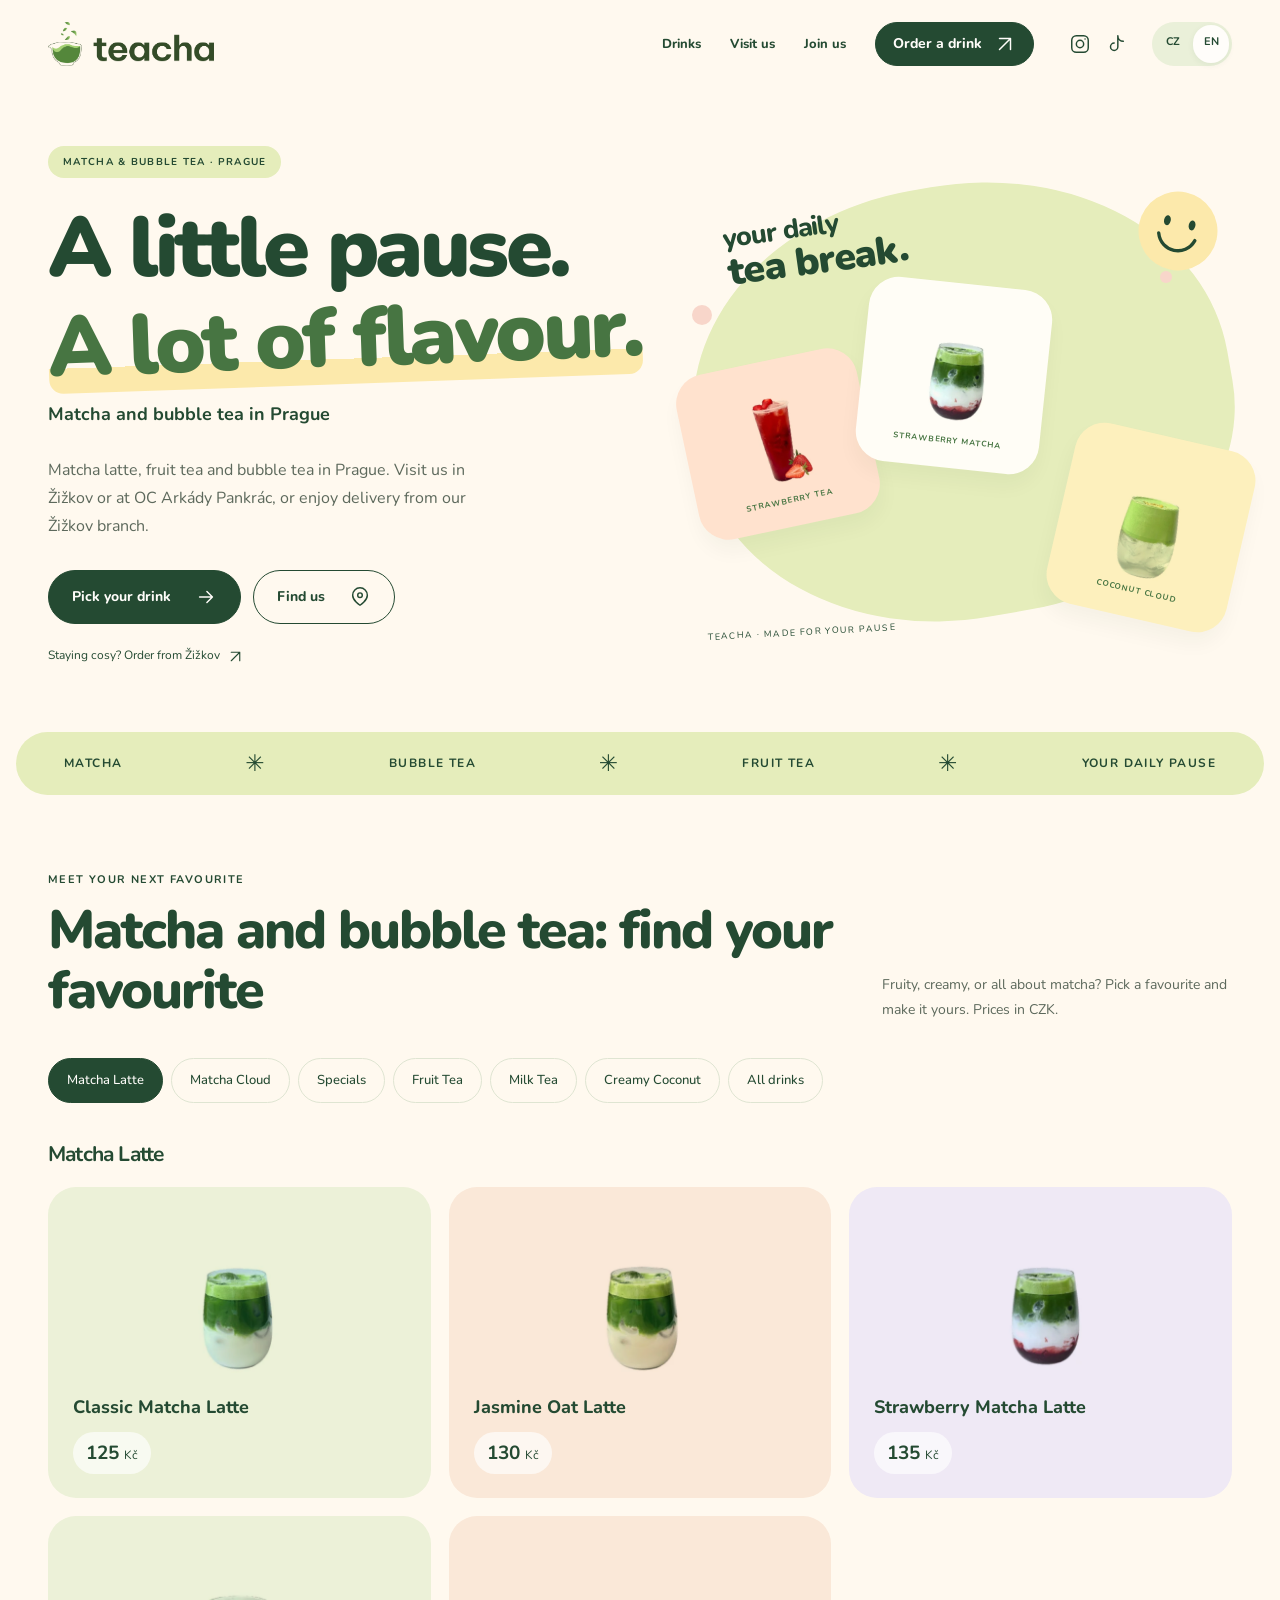
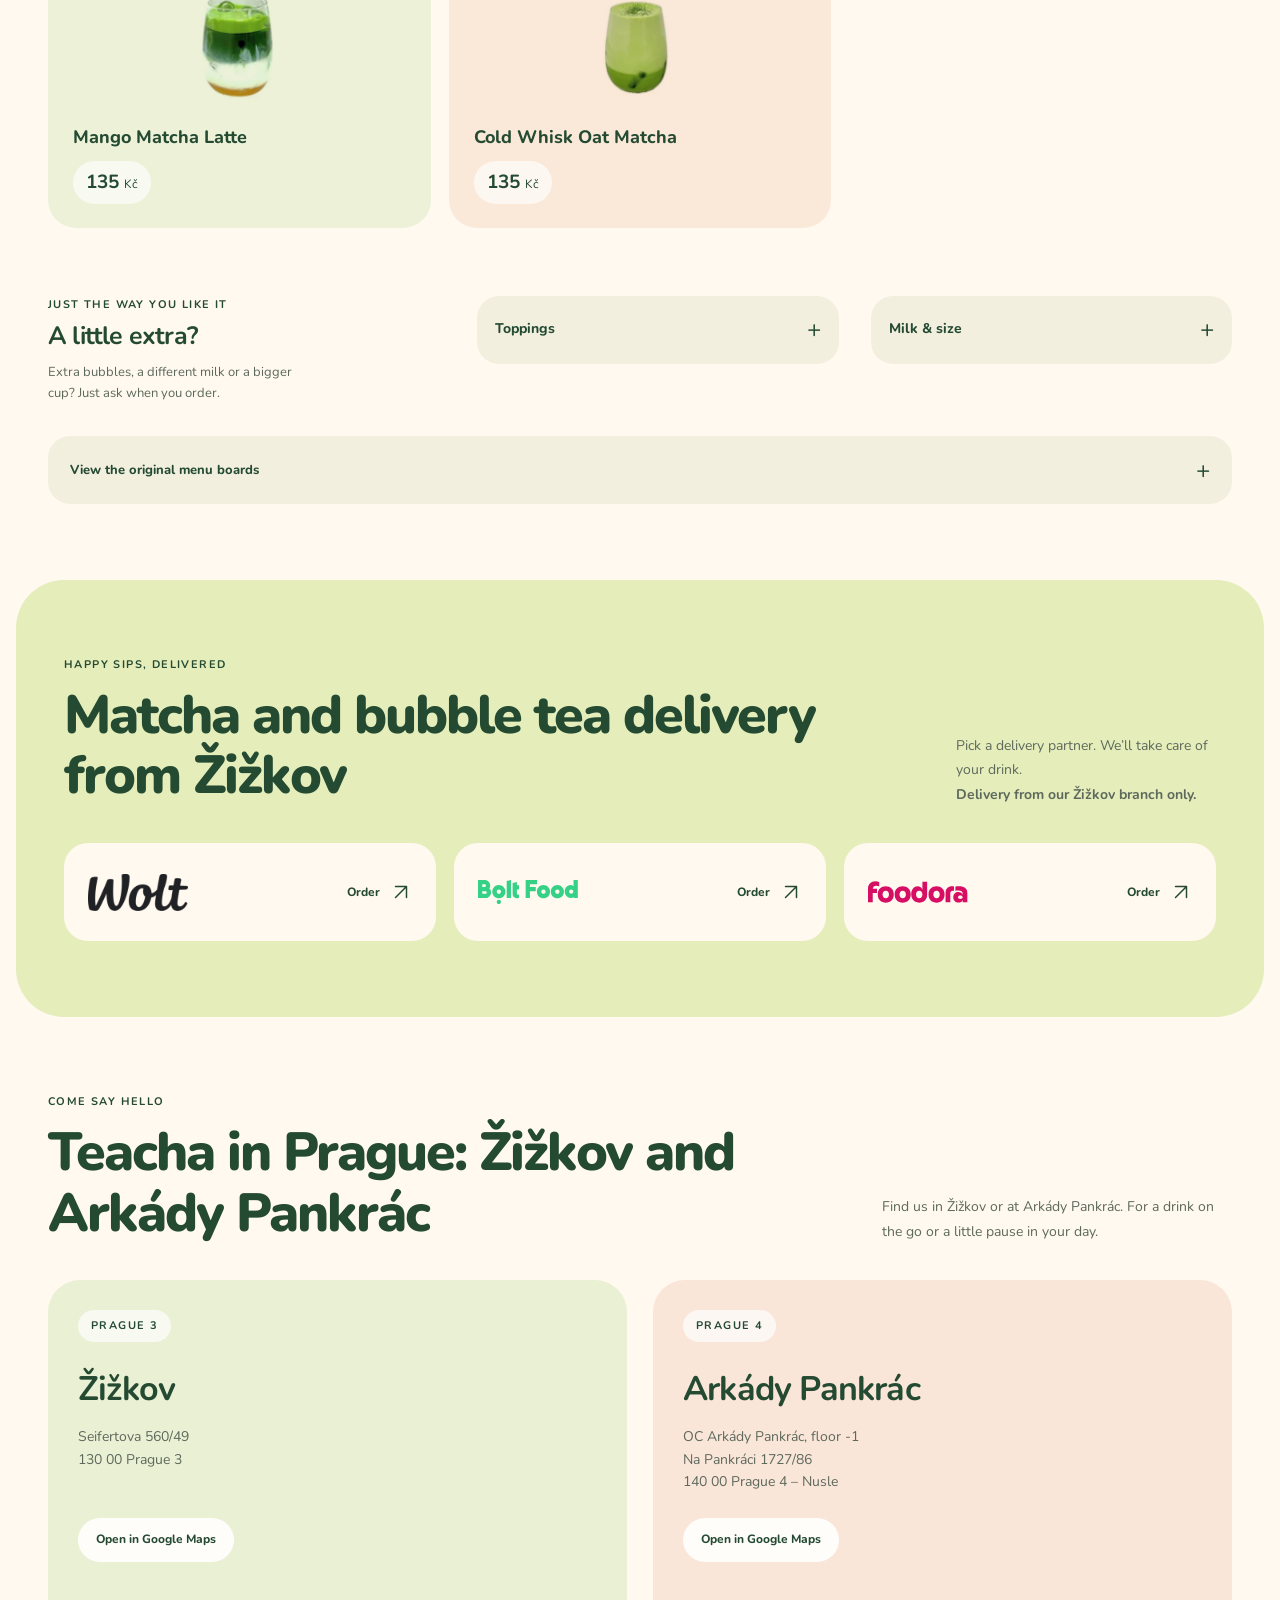
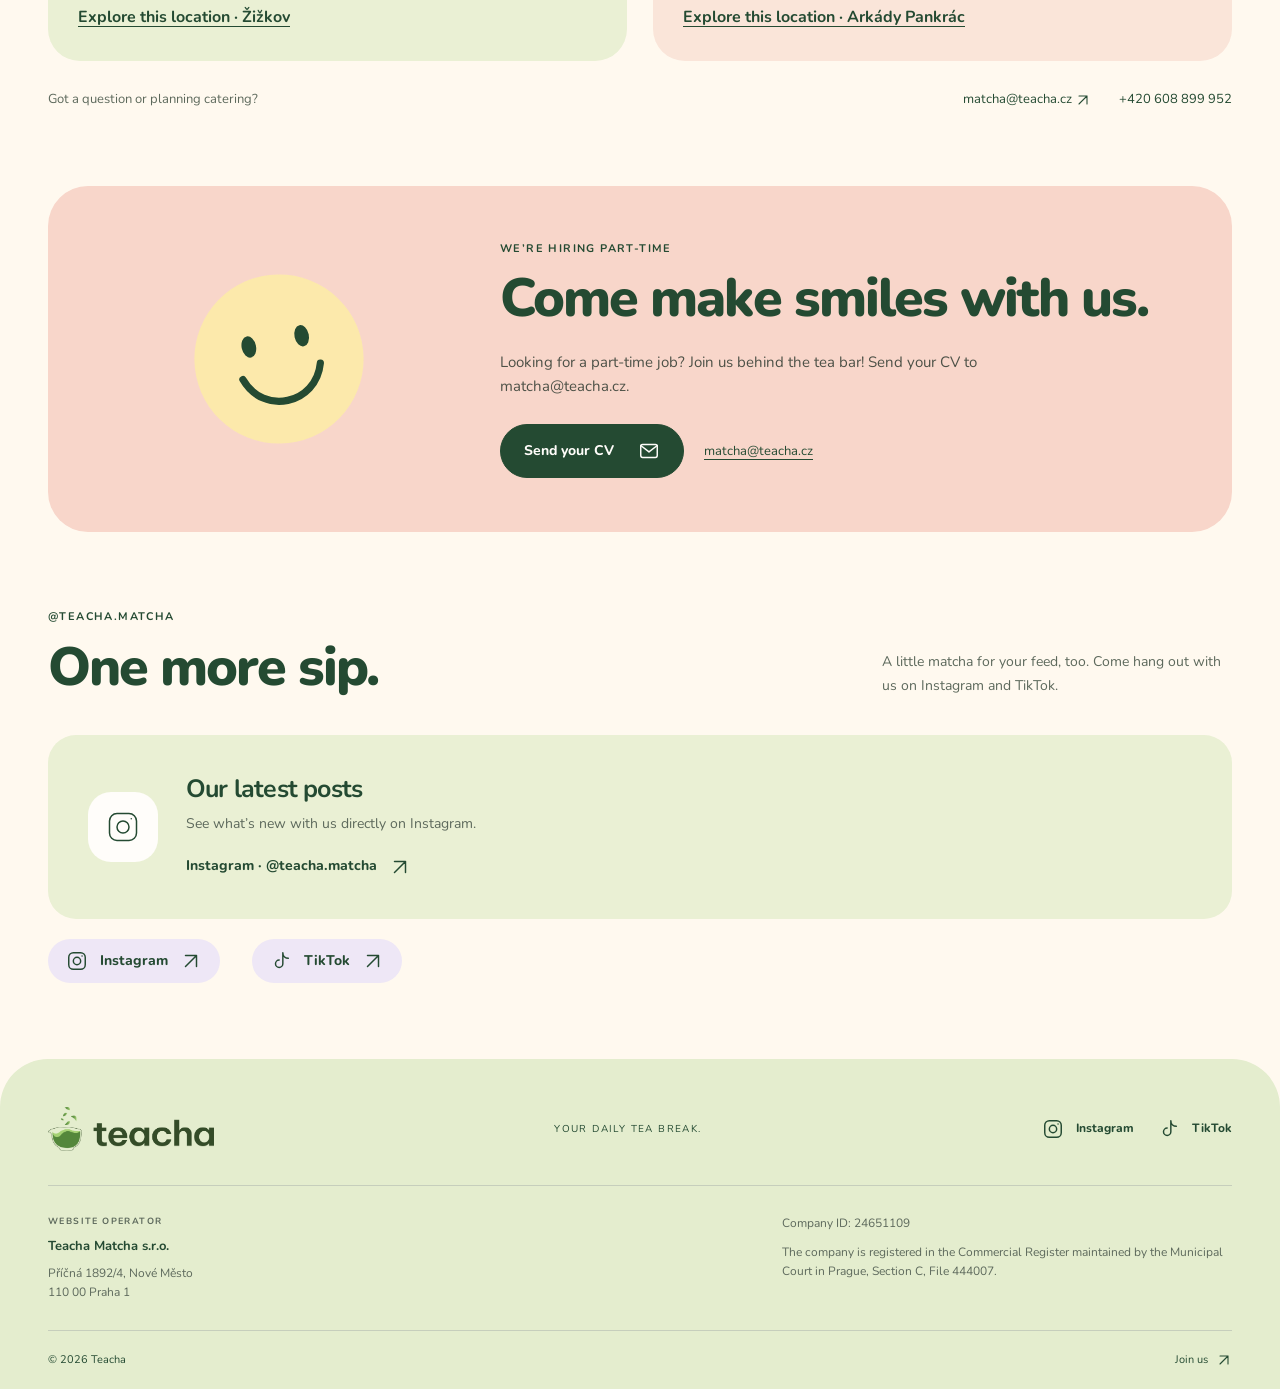
<file: en/index.html>
<!-- Generated by scripts/build-site.mjs; edit site/ sources. -->
<!doctype html>
<html lang="en">
  <head>
    <meta charset="UTF-8" />
    <meta name="viewport" content="width=device-width, initial-scale=1.0" />
    <title>Matcha &amp; Bubble Tea in Prague | Teacha</title>
    <meta name="description" content="Matcha latte, fruit tea and bubble tea in Prague. Visit Teacha in Žižkov or OC Arkády Pankrác. Explore our menu and order delivery from Žižkov." />
    <meta name="theme-color" content="#fff9ef" />
    <link rel="canonical" href="https://teacha.cz/en/" />
    <link rel="alternate" hreflang="cs" href="https://teacha.cz/" />
    <link rel="alternate" hreflang="en" href="https://teacha.cz/en/" />
    <link rel="alternate" hreflang="x-default" href="https://teacha.cz/" />
    <meta property="og:type" content="website" />
    <meta property="og:site_name" content="Teacha" />
    <meta property="og:locale" content="en_GB" />
    <meta property="og:locale:alternate" content="cs_CZ" />
    <meta property="og:url" content="https://teacha.cz/en/" />
    <meta property="og:title" content="Matcha &amp; Bubble Tea in Prague | Teacha" />
    <meta property="og:description" content="Matcha latte, fruit tea and bubble tea in Prague. Visit Teacha in Žižkov or OC Arkády Pankrác. Explore our menu and order delivery from Žižkov." />
    <meta property="og:image" content="https://teacha.cz/assets/social/teacha-preview.jpg" />
    <meta property="og:image:width" content="1200" />
    <meta property="og:image:height" content="630" />
    <meta property="og:image:alt" content="Teacha · Matcha &amp; Bubble Tea · Prague" />
    <meta name="twitter:card" content="summary_large_image" />
    <meta name="twitter:title" content="Matcha &amp; Bubble Tea in Prague | Teacha" />
    <meta name="twitter:description" content="Matcha latte, fruit tea and bubble tea in Prague. Visit Teacha in Žižkov or OC Arkády Pankrác. Explore our menu and order delivery from Žižkov." />
    <meta name="twitter:image" content="https://teacha.cz/assets/social/teacha-preview.jpg" />
    <meta name="twitter:image:alt" content="Teacha · Matcha &amp; Bubble Tea · Prague" />
    <link rel="icon" href="/assets/logo/teacha-icon.svg" type="image/svg+xml" />
    <link rel="preload" href="/assets/fonts/nunito-variable.ttf" as="font" type="font/ttf" crossorigin />
    <link rel="stylesheet" href="/assets/site.css" />
    <script id="ui-messages" type="application/json">{"menuClose":{"cs":"Zavřít navigaci","en":"Close navigation"},"menuToggle":{"cs":"Otevřít navigaci","en":"Open navigation"},"results":{"cs":"nápojů","en":"drinks"},"feed.loading":{"cs":"Načítáme příspěvky z Instagramu…","en":"Loading Instagram posts…"},"feed.failed":{"cs":"Příspěvky se nyní nepodařilo načíst. Najdete je přímo na Instagramu.","en":"Posts could not be loaded right now. You can view them directly on Instagram."}}</script>
    <script src="/assets/site.js" defer></script>
    <script type="application/ld+json">{"@context":"https://schema.org","@graph":[{"@type":"Organization","@id":"https://teacha.cz/#organization","name":"Teacha","legalName":"Teacha Matcha s.r.o.","url":"https://teacha.cz/","logo":"https://teacha.cz/assets/logo/teacha-logo.svg","email":"matcha@teacha.cz","telephone":"+420608899952","identifier":"24651109","address":{"@type":"PostalAddress","streetAddress":"Příčná 1892/4, Nové Město","postalCode":"110 00","addressLocality":"Praha 1","addressCountry":"CZ"},"sameAs":["https://www.instagram.com/teacha.matcha/","https://www.tiktok.com/@teacha.cz"]},{"@type":"CafeOrCoffeeShop","@id":"https://teacha.cz/pobocky/zizkov/#business","name":"Teacha Žižkov","url":"https://teacha.cz/en/locations/zizkov/","address":{"@type":"PostalAddress","streetAddress":"Seifertova 560/49","postalCode":"130 00","addressLocality":"Praha 3","addressCountry":"CZ"},"parentOrganization":{"@id":"https://teacha.cz/#organization"},"hasMap":"https://www.google.com/maps/search/?api=1&query=Teacha%20%C5%BDi%C5%BEkov%20Seifertova%20560%2F49%20130%2000%20Praha%203","hasMenu":"https://teacha.cz/en/#menu","servesCuisine":["Matcha","Bubble tea","Fruit tea"]},{"@type":"CafeOrCoffeeShop","@id":"https://teacha.cz/pobocky/arkady-pankrac/#business","name":"Teacha Arkády Pankrác","url":"https://teacha.cz/en/locations/arkady-pankrac/","address":{"@type":"PostalAddress","streetAddress":"Na Pankráci 1727/86","postalCode":"140 00","addressLocality":"Praha 4 – Nusle","addressCountry":"CZ"},"parentOrganization":{"@id":"https://teacha.cz/#organization"},"hasMap":"https://www.google.com/maps/search/?api=1&query=Teacha%20Ark%C3%A1dy%20Pankr%C3%A1c%20Na%20Pankr%C3%A1ci%201727%2F86%20140%2000%20Praha%204%20%E2%80%93%20Nusle","hasMenu":"https://teacha.cz/en/#menu","servesCuisine":["Matcha","Bubble tea","Fruit tea"]},{"@type":"WebPage","@id":"https://teacha.cz/en/#webpage","url":"https://teacha.cz/en/","inLanguage":"en","about":{"@id":"https://teacha.cz/#organization"}}]}</script>
  </head>
  <body>
    <a class="skip-link" href="#main"
      ><span data-i18n="skip">Skip to content</span></a
    >
    <header class="site-header">
      <div class="container header-inner">
        <a
          href="/en/"
          class="brand"
          data-i18n-label="home"
          aria-label="Teacha — home"
          ><img
            src="/assets/logo/teacha-wordmark.svg"
            alt="Teacha"
            width="180"
            height="47"
        /></a>
        <nav
          class="desktop-nav"
          data-i18n-label="navigation"
          aria-label="Main navigation"
        >
          <a href="#menu"><span data-i18n="nav.menu">Drinks</span></a
          ><a href="#visit"><span data-i18n="nav.visit">Visit us</span></a
          ><a href="#career"><span data-i18n="nav.career">Join us</span></a
          ><a class="button button-small" href="#delivery"
            ><span data-i18n="order">Order a drink</span><svg
              viewBox="0 0 24 24"
              fill="none"
              stroke="currentColor"
              stroke-width="1.6"
              stroke-linecap="round"
              stroke-linejoin="round"
              aria-hidden="true"
            >
              <path d="M6 18 18 6M6 6h12v12" /></svg
          ></a>
        </nav>
        <div class="header-tools">
          <div class="header-socials">
            <a
              class="social-link"
              href="https://www.instagram.com/teacha.matcha/"
              target="_blank"
              rel="noopener noreferrer"
              ><svg
                viewBox="0 0 24 24"
                fill="none"
                stroke="currentColor"
                stroke-width="1.6"
                stroke-linecap="round"
                stroke-linejoin="round"
                aria-hidden="true"
              >
                <rect x="3" y="3" width="18" height="18" rx="5" />
                <circle cx="12" cy="12" r="4" />
                <path d="M17.5 6.5h.01" /></svg
              ><span>Instagram</span
              ><svg
                viewBox="0 0 24 24"
                fill="none"
                stroke="currentColor"
                stroke-width="1.6"
                stroke-linecap="round"
                stroke-linejoin="round"
                aria-hidden="true"
              >
                <path d="M6 18 18 6M6 6h12v12" /></svg></a
            ><a
              class="social-link"
              href="https://www.tiktok.com/@teacha.cz"
              target="_blank"
              rel="noopener noreferrer"
              ><svg
                viewBox="0 0 24 24"
                fill="none"
                stroke="currentColor"
                stroke-width="1.6"
                stroke-linecap="round"
                stroke-linejoin="round"
                aria-hidden="true"
              >
                <path d="M14 3v12a4 4 0 1 1-4-4M14 3c0 4 3 6 6 6" /></svg
              ><span>TikTok</span
              ><svg
                viewBox="0 0 24 24"
                fill="none"
                stroke="currentColor"
                stroke-width="1.6"
                stroke-linecap="round"
                stroke-linejoin="round"
                aria-hidden="true"
              >
                <path d="M6 18 18 6M6 6h12v12" /></svg
            ></a>
          </div>
          <nav class="languages" aria-label="Language"><a href="/" data-lang="cs" lang="cs" hreflang="cs">CZ</a><a href="/en/" data-lang="en" lang="en" hreflang="en" aria-current="page">EN</a></nav>
          <button
            class="menu-toggle"
            type="button"
            aria-expanded="false"
            aria-controls="mobile-nav"
            data-i18n-label="menuToggle"
            aria-label="Open navigation"
          >
            <svg
              viewBox="0 0 24 24"
              fill="none"
              stroke="currentColor"
              stroke-width="1.6"
              stroke-linecap="round"
              stroke-linejoin="round"
              aria-hidden="true"
            >
              <path d="M4 7h16M4 12h16M4 17h16" />
            </svg>
          </button>
        </div>
      </div>
      <nav
        id="mobile-nav"
        class="mobile-nav"
        data-i18n-label="navigation"
        aria-label="Main navigation"
      >
        <a href="#menu"><span data-i18n="nav.menu">Drinks</span></a
        ><a href="#visit"><span data-i18n="nav.visit">Visit us</span></a
        ><a href="#career"><span data-i18n="nav.career">Join us</span></a
        ><a href="#delivery"><span data-i18n="nav.delivery">Delivery</span></a>
        <div class="mobile-socials">
          <a
            class="social-link"
            href="https://www.instagram.com/teacha.matcha/"
            target="_blank"
            rel="noopener noreferrer"
            ><svg
              viewBox="0 0 24 24"
              fill="none"
              stroke="currentColor"
              stroke-width="1.6"
              stroke-linecap="round"
              stroke-linejoin="round"
              aria-hidden="true"
            >
              <rect x="3" y="3" width="18" height="18" rx="5" />
              <circle cx="12" cy="12" r="4" />
              <path d="M17.5 6.5h.01" /></svg
            ><span>Instagram</span
            ><svg
              viewBox="0 0 24 24"
              fill="none"
              stroke="currentColor"
              stroke-width="1.6"
              stroke-linecap="round"
              stroke-linejoin="round"
              aria-hidden="true"
            >
              <path d="M6 18 18 6M6 6h12v12" /></svg></a
          ><a
            class="social-link"
            href="https://www.tiktok.com/@teacha.cz"
            target="_blank"
            rel="noopener noreferrer"
            ><svg
              viewBox="0 0 24 24"
              fill="none"
              stroke="currentColor"
              stroke-width="1.6"
              stroke-linecap="round"
              stroke-linejoin="round"
              aria-hidden="true"
            >
              <path d="M14 3v12a4 4 0 1 1-4-4M14 3c0 4 3 6 6 6" /></svg
            ><span>TikTok</span
            ><svg
              viewBox="0 0 24 24"
              fill="none"
              stroke="currentColor"
              stroke-width="1.6"
              stroke-linecap="round"
              stroke-linejoin="round"
              aria-hidden="true"
            >
              <path d="M6 18 18 6M6 6h12v12" /></svg
          ></a>
        </div>
      </nav>
    </header>
    <main id="main">
      <section class="hero container" aria-labelledby="hero-title">
        <div class="hero-copy">
          <p class="eyebrow">MATCHA & BUBBLE TEA · PRAGUE</p>
          <h1 id="hero-title">
            <span data-i18n="hero.first">A little pause.</span><br /><em
              ><span data-i18n="hero.second">A lot of flavour.</span></em
            >
            <span class="hero-heading-context">Matcha and bubble tea in Prague</span>
          </h1>
          <p data-i18n="hero.desc" class="hero-description">Matcha latte, fruit tea and bubble tea in Prague. Visit us in Žižkov or at OC Arkády Pankrác, or enjoy delivery from our Žižkov branch.</p>
          <div class="hero-actions">
            <a class="button" href="#menu"
              ><span data-i18n="viewMenu">Pick your drink</span><svg
                viewBox="0 0 24 24"
                fill="none"
                stroke="currentColor"
                stroke-width="1.6"
                stroke-linecap="round"
                stroke-linejoin="round"
                aria-hidden="true"
              >
                <path d="M5 12h14m-6-6 6 6-6 6" /></svg></a
            ><a class="button button-outline" href="#visit"
              ><span data-i18n="findBranch">Find us</span><svg
                viewBox="0 0 24 24"
                fill="none"
                stroke="currentColor"
                stroke-width="1.6"
                stroke-linecap="round"
                stroke-linejoin="round"
                aria-hidden="true"
              >
                <path d="M20 10c0 6-8 11-8 11S4 16 4 10a8 8 0 1 1 16 0Z" />
                <circle cx="12" cy="10" r="2.5" /></svg
            ></a>
          </div>
          <a class="text-link hero-delivery" href="#delivery"
            ><span data-i18n="hero.delivery"
              >Staying cosy? Order from Žižkov</span><svg
              viewBox="0 0 24 24"
              fill="none"
              stroke="currentColor"
              stroke-width="1.6"
              stroke-linecap="round"
              stroke-linejoin="round"
              aria-hidden="true"
            >
              <path d="M6 18 18 6M6 6h12v12" /></svg
          ></a>
        </div>
        <div class="hero-art" aria-hidden="true">
          <div class="art-orbit"></div>
          <span class="art-note">your daily<br /><em>tea break.</em></span>
          <div class="hero-drink hero-drink-one">
            <div
              class="drink-photo"
              style="aspect-ratio: 250/165"
              aria-hidden="true"
            >
              <img
                src="/assets/menu/menu-fruittea-zizkov.webp"
                alt=""
                width="3840"
                height="2160"
                decoding="async"
                style="width: 819.2%; left: -159.6%; top: -39.39394%"
              />
            </div>
            <span>STRAWBERRY TEA</span>
          </div>
          <div class="hero-drink hero-drink-two">
            <div
              class="drink-photo"
              style="aspect-ratio: 230/175"
              aria-hidden="true"
            >
              <img
                src="/assets/menu/menu-matcha.webp"
                alt=""
                width="3840"
                height="2160"
                decoding="async"
                style="width: 890.43478%; left: -271.73913%; top: -42.85714%"
              />
            </div>
            <span>STRAWBERRY MATCHA</span>
          </div>
          <div class="hero-drink hero-drink-three">
            <div
              class="drink-photo"
              style="aspect-ratio: 230/175"
              aria-hidden="true"
            >
              <img
                src="/assets/menu/menu-matcha.webp"
                alt=""
                width="3840"
                height="2160"
                decoding="async"
                style="width: 890.43478%; left: -24.34783%; top: -242.85714%"
              />
            </div>
            <span>COCONUT CLOUD</span>
          </div>
          <span class="art-star"
            ><svg class="smile" viewBox="0 0 100 100" aria-hidden="true">
              <circle cx="50" cy="50" r="47" fill="#fce9ab" />
              <ellipse cx="35" cy="40" rx="4" ry="6" fill="currentColor" />
              <ellipse cx="65" cy="40" rx="4" ry="6" fill="currentColor" />
              <path
                d="M28 57c7 22 37 22 44 0"
                fill="none"
                stroke="currentColor"
                stroke-width="4"
                stroke-linecap="round"
              /></svg></span
          ><span class="art-caption">TEACHA · MADE FOR YOUR PAUSE</span>
        </div>
      </section>
      <div class="brand-strip">
        <div class="container">
          <span>MATCHA</span><span aria-hidden="true">✳</span
          ><span>BUBBLE TEA</span><span aria-hidden="true">✳</span
          ><span>FRUIT TEA</span><span aria-hidden="true">✳</span
          ><span>YOUR DAILY PAUSE</span>
        </div>
      </div>
      <section id="menu" class="section container" aria-labelledby="menu-title">
        <div class="section-heading">
          <div>
            <p class="eyebrow">
              <span data-i18n="menu.eyebrow">Meet your next favourite</span>
            </p>
            <h2 data-i18n="menu.title" id="menu-title">Matcha and bubble tea: find your favourite</h2>
          </div>
          <p data-i18n="menu.desc">Fruity, creamy, or all about matcha? Pick a favourite and make it yours. Prices in CZK.</p>
        </div>
        <div
          class="menu-filters"
          role="group"
          data-i18n-label="categories"
          aria-label="Drink categories"
          hidden
        >
          <button type="button" data-filter="matcha-latte" aria-pressed="false">
            <span data-i18n="cat.matcha-latte">Matcha Latte</span></button
          ><button
            type="button"
            data-filter="matcha-cloud"
            aria-pressed="false"
          >
            <span data-i18n="cat.matcha-cloud">Matcha Cloud</span></button
          ><button type="button" data-filter="specials" aria-pressed="false">
            <span data-i18n="cat.specials">Specials</span></button
          ><button type="button" data-filter="fruit-tea" aria-pressed="false">
            <span data-i18n="cat.fruit-tea">Fruit Tea</span></button
          ><button type="button" data-filter="milk-tea" aria-pressed="false">
            <span data-i18n="cat.milk-tea">Milk Tea</span></button
          ><button
            type="button"
            data-filter="creamy-coconut"
            aria-pressed="false"
          >
            <span data-i18n="cat.creamy-coconut">Creamy Coconut</span></button
          ><button type="button" data-filter="all" aria-pressed="false">
            <span data-i18n="all">All drinks</span>
          </button>
        </div>
        <p
          class="sr-only"
          id="menu-status"
          role="status"
          aria-live="polite"
        ></p>
        <div id="menu-results">
          <section
            class="menu-group"
            data-category="matcha-latte"
            aria-labelledby="matcha-latte"
          >
            <h3
              data-i18n="cat.matcha-latte"
              id="matcha-latte"
              class="category-title"
            >Matcha Latte</h3>
            <div class="product-grid">
              <article class="product">
                <div
                  class="drink-photo"
                  style="aspect-ratio: 230/175"
                  aria-hidden="true"
                >
                  <img loading="lazy"
                    src="/assets/menu/menu-matcha.webp"
                    alt=""
                    width="3840"
                    height="2160"
                    decoding="async"
                    style="width: 890.43478%; left: -24.34783%; top: -42.85714%"
                  />
                </div>
                <div class="product-copy">
                  <h4 data-i18n="matcha-latte.0">Classic Matcha Latte</h4>
                  <p class="price">125 <span>Kč</span></p>
                </div>
              </article>
              <article class="product">
                <div
                  class="drink-photo"
                  style="aspect-ratio: 230/175"
                  aria-hidden="true"
                >
                  <img loading="lazy"
                    src="/assets/menu/menu-matcha.webp"
                    alt=""
                    width="3840"
                    height="2160"
                    decoding="async"
                    style="
                      width: 890.43478%;
                      left: -148.26087%;
                      top: -42.85714%;
                    "
                  />
                </div>
                <div class="product-copy">
                  <h4 data-i18n="matcha-latte.1">Jasmine Oat Latte</h4>
                  <p class="price">130 <span>Kč</span></p>
                </div>
              </article>
              <article class="product">
                <div
                  class="drink-photo"
                  style="aspect-ratio: 230/175"
                  aria-hidden="true"
                >
                  <img loading="lazy"
                    src="/assets/menu/menu-matcha.webp"
                    alt=""
                    width="3840"
                    height="2160"
                    decoding="async"
                    style="
                      width: 890.43478%;
                      left: -271.73913%;
                      top: -42.85714%;
                    "
                  />
                </div>
                <div class="product-copy">
                  <h4 data-i18n="matcha-latte.2">Strawberry Matcha Latte</h4>
                  <p class="price">135 <span>Kč</span></p>
                </div>
              </article>
              <article class="product">
                <div
                  class="drink-photo"
                  style="aspect-ratio: 230/175"
                  aria-hidden="true"
                >
                  <img loading="lazy"
                    src="/assets/menu/menu-matcha.webp"
                    alt=""
                    width="3840"
                    height="2160"
                    decoding="async"
                    style="
                      width: 890.43478%;
                      left: -396.08696%;
                      top: -42.85714%;
                    "
                  />
                </div>
                <div class="product-copy">
                  <h4 data-i18n="matcha-latte.3">Mango Matcha Latte</h4>
                  <p class="price">135 <span>Kč</span></p>
                </div>
              </article>
              <article class="product">
                <div
                  class="drink-photo"
                  style="aspect-ratio: 230/175"
                  aria-hidden="true"
                >
                  <img loading="lazy"
                    src="/assets/menu/menu-matcha.webp"
                    alt=""
                    width="3840"
                    height="2160"
                    decoding="async"
                    style="
                      width: 890.43478%;
                      left: -520.86957%;
                      top: -42.85714%;
                    "
                  />
                </div>
                <div class="product-copy">
                  <h4 data-i18n="matcha-latte.4">Cold Whisk Oat Matcha</h4>
                  <p class="price">135 <span>Kč</span></p>
                </div>
              </article>
            </div>
          </section>
          <section
            class="menu-group"
            data-category="matcha-cloud"
            aria-labelledby="matcha-cloud"
          >
            <h3
              data-i18n="cat.matcha-cloud"
              id="matcha-cloud"
              class="category-title"
            >Matcha Cloud</h3>
            <div class="product-grid">
              <article class="product">
                <div
                  class="drink-photo"
                  style="aspect-ratio: 230/175"
                  aria-hidden="true"
                >
                  <img loading="lazy"
                    src="/assets/menu/menu-matcha.webp"
                    alt=""
                    width="3840"
                    height="2160"
                    decoding="async"
                    style="
                      width: 890.43478%;
                      left: -24.34783%;
                      top: -242.85714%;
                    "
                  />
                </div>
                <div class="product-copy">
                  <h4 data-i18n="matcha-cloud.0">Coconut Cloud</h4>
                  <p class="price">130 <span>Kč</span></p>
                </div>
              </article>
              <article class="product">
                <div
                  class="drink-photo"
                  style="aspect-ratio: 230/175"
                  aria-hidden="true"
                >
                  <img loading="lazy"
                    src="/assets/menu/menu-matcha.webp"
                    alt=""
                    width="3840"
                    height="2160"
                    decoding="async"
                    style="
                      width: 890.43478%;
                      left: -148.26087%;
                      top: -242.85714%;
                    "
                  />
                </div>
                <div class="product-copy">
                  <h4 data-i18n="matcha-cloud.1">Milky Matcha Cloud</h4>
                  <p class="price">130 <span>Kč</span></p>
                </div>
              </article>
              <article class="product">
                <div
                  class="drink-photo"
                  style="aspect-ratio: 230/175"
                  aria-hidden="true"
                >
                  <img loading="lazy"
                    src="/assets/menu/menu-matcha.webp"
                    alt=""
                    width="3840"
                    height="2160"
                    decoding="async"
                    style="
                      width: 890.43478%;
                      left: -271.73913%;
                      top: -242.85714%;
                    "
                  />
                </div>
                <div class="product-copy">
                  <h4 data-i18n="matcha-cloud.2">Jasmine Tea Cloud</h4>
                  <p class="price">130 <span>Kč</span></p>
                </div>
              </article>
              <article class="product">
                <div
                  class="drink-photo"
                  style="aspect-ratio: 230/175"
                  aria-hidden="true"
                >
                  <img loading="lazy"
                    src="/assets/menu/menu-matcha.webp"
                    alt=""
                    width="3840"
                    height="2160"
                    decoding="async"
                    style="
                      width: 890.43478%;
                      left: -396.08696%;
                      top: -242.85714%;
                    "
                  />
                </div>
                <div class="product-copy">
                  <h4 data-i18n="matcha-cloud.3">Oreo Matcha</h4>
                  <p class="price">135 <span>Kč</span></p>
                </div>
              </article>
              <article class="product">
                <div
                  class="drink-photo"
                  style="aspect-ratio: 230/175"
                  aria-hidden="true"
                >
                  <img loading="lazy"
                    src="/assets/menu/menu-matcha.webp"
                    alt=""
                    width="3840"
                    height="2160"
                    decoding="async"
                    style="
                      width: 890.43478%;
                      left: -520.86957%;
                      top: -242.85714%;
                    "
                  />
                </div>
                <div class="product-copy">
                  <h4 data-i18n="matcha-cloud.4">Lotus Matcha</h4>
                  <p class="price">135 <span>Kč</span></p>
                </div>
              </article>
            </div>
          </section>
          <section
            class="menu-group"
            data-category="specials"
            aria-labelledby="specials"
          >
            <h3 data-i18n="cat.specials" id="specials" class="category-title">Specials</h3>
            <div class="product-grid">
              <article class="product">
                <div
                  class="drink-photo"
                  style="aspect-ratio: 230/175"
                  aria-hidden="true"
                >
                  <img loading="lazy"
                    src="/assets/menu/menu-matcha.webp"
                    alt=""
                    width="3840"
                    height="2160"
                    decoding="async"
                    style="
                      width: 890.43478%;
                      left: -24.34783%;
                      top: -448.57143%;
                    "
                  />
                </div>
                <div class="product-copy">
                  <h4 data-i18n="specials.0">Strawberry Cloud</h4>
                  <p class="price">135 <span>Kč</span></p>
                </div>
              </article>
              <article class="product">
                <div
                  class="drink-photo"
                  style="aspect-ratio: 230/175"
                  aria-hidden="true"
                >
                  <img loading="lazy"
                    src="/assets/menu/menu-matcha.webp"
                    alt=""
                    width="3840"
                    height="2160"
                    decoding="async"
                    style="
                      width: 890.43478%;
                      left: -148.26087%;
                      top: -448.57143%;
                    "
                  />
                </div>
                <div class="product-copy">
                  <h4 data-i18n="specials.1">Brown Sugar Matcha</h4>
                  <p class="price">135 <span>Kč</span></p>
                </div>
              </article>
              <article class="product">
                <div
                  class="drink-photo"
                  style="aspect-ratio: 230/175"
                  aria-hidden="true"
                >
                  <img loading="lazy"
                    src="/assets/menu/menu-matcha.webp"
                    alt=""
                    width="3840"
                    height="2160"
                    decoding="async"
                    style="
                      width: 890.43478%;
                      left: -271.73913%;
                      top: -448.57143%;
                    "
                  />
                </div>
                <div class="product-copy">
                  <h4 data-i18n="specials.2">Hojicha Cloud</h4>
                  <p class="price">135 <span>Kč</span></p>
                </div>
              </article>
              <article class="product">
                <div
                  class="drink-photo"
                  style="aspect-ratio: 230/175"
                  aria-hidden="true"
                >
                  <img loading="lazy"
                    src="/assets/menu/menu-matcha.webp"
                    alt=""
                    width="3840"
                    height="2160"
                    decoding="async"
                    style="
                      width: 890.43478%;
                      left: -396.08696%;
                      top: -448.57143%;
                    "
                  />
                </div>
                <div class="product-copy">
                  <h4 data-i18n="specials.3">Double Matcha</h4>
                  <p class="price">145 <span>Kč</span></p>
                </div>
              </article>
              <article class="product">
                <div
                  class="drink-photo"
                  style="aspect-ratio: 230/175"
                  aria-hidden="true"
                >
                  <img loading="lazy"
                    src="/assets/menu/menu-matcha.webp"
                    alt=""
                    width="3840"
                    height="2160"
                    decoding="async"
                    style="
                      width: 890.43478%;
                      left: -520.86957%;
                      top: -448.57143%;
                    "
                  />
                </div>
                <div class="product-copy">
                  <h4 data-i18n="specials.4">Pistachio Matcha</h4>
                  <p class="price">150 <span>Kč</span></p>
                </div>
              </article>
            </div>
          </section>
          <section
            class="menu-group"
            data-category="fruit-tea"
            aria-labelledby="fruit-tea"
          >
            <h3 data-i18n="cat.fruit-tea" id="fruit-tea" class="category-title">Fruit Tea</h3>
            <div class="product-grid">
              <article class="product">
                <div
                  class="drink-photo"
                  style="aspect-ratio: 250/165"
                  aria-hidden="true"
                >
                  <img loading="lazy"
                    src="/assets/menu/menu-fruittea-zizkov.webp"
                    alt=""
                    width="3840"
                    height="2160"
                    decoding="async"
                    style="width: 819.2%; left: -27.2%; top: -39.39394%"
                  />
                </div>
                <div class="product-copy">
                  <h4 data-i18n="fruit-tea.0">Lychee Tea</h4>
                  <p class="price">120 <span>Kč</span></p>
                </div>
              </article>
              <article class="product">
                <div
                  class="drink-photo"
                  style="aspect-ratio: 250/165"
                  aria-hidden="true"
                >
                  <img loading="lazy"
                    src="/assets/menu/menu-fruittea-zizkov.webp"
                    alt=""
                    width="3840"
                    height="2160"
                    decoding="async"
                    style="width: 819.2%; left: -159.6%; top: -39.39394%"
                  />
                </div>
                <div class="product-copy">
                  <h4 data-i18n="fruit-tea.1">Strawberry Tea</h4>
                  <p class="price">120 <span>Kč</span></p>
                </div>
              </article>
              <article class="product">
                <div
                  class="drink-photo"
                  style="aspect-ratio: 250/165"
                  aria-hidden="true"
                >
                  <img loading="lazy"
                    src="/assets/menu/menu-fruittea-zizkov.webp"
                    alt=""
                    width="3840"
                    height="2160"
                    decoding="async"
                    style="width: 819.2%; left: -291.6%; top: -39.39394%"
                  />
                </div>
                <div class="product-copy">
                  <h4 data-i18n="fruit-tea.2">Lychee Red Butterfly Tea</h4>
                  <p class="price">120 <span>Kč</span></p>
                </div>
              </article>
              <article class="product">
                <div
                  class="drink-photo"
                  style="aspect-ratio: 250/165"
                  aria-hidden="true"
                >
                  <img loading="lazy"
                    src="/assets/menu/menu-fruittea-zizkov.webp"
                    alt=""
                    width="3840"
                    height="2160"
                    decoding="async"
                    style="width: 819.2%; left: -424%; top: -39.39394%"
                  />
                </div>
                <div class="product-copy">
                  <h4 data-i18n="fruit-tea.3">Passion Fruit Tea</h4>
                  <p class="price">120 <span>Kč</span></p>
                </div>
              </article>
              <article class="product">
                <div
                  class="drink-photo"
                  style="aspect-ratio: 250/165"
                  aria-hidden="true"
                >
                  <img loading="lazy"
                    src="/assets/menu/menu-fruittea-zizkov.webp"
                    alt=""
                    width="3840"
                    height="2160"
                    decoding="async"
                    style="width: 819.2%; left: -556%; top: -39.39394%"
                  />
                </div>
                <div class="product-copy">
                  <h4 data-i18n="fruit-tea.4">Mango Passion Fruit Tea</h4>
                  <p class="price">120 <span>Kč</span></p>
                </div>
              </article>
              <article class="product">
                <div
                  class="drink-photo"
                  style="aspect-ratio: 250/165"
                  aria-hidden="true"
                >
                  <img loading="lazy"
                    src="/assets/menu/menu-fruittea-zizkov.webp"
                    alt=""
                    width="3840"
                    height="2160"
                    decoding="async"
                    style="width: 819.2%; left: -688%; top: -39.39394%"
                  />
                </div>
                <div class="product-copy">
                  <h4 data-i18n="fruit-tea.5">Mango Lemon Tea</h4>
                  <p class="price">120 <span>Kč</span></p>
                </div>
              </article>
              <article class="product">
                <div
                  class="drink-photo"
                  style="aspect-ratio: 250/165"
                  aria-hidden="true"
                >
                  <img loading="lazy"
                    src="/assets/menu/menu-fruittea-zizkov.webp"
                    alt=""
                    width="3840"
                    height="2160"
                    decoding="async"
                    style="width: 819.2%; left: -27.2%; top: -200%"
                  />
                </div>
                <div class="product-copy">
                  <h4 data-i18n="fruit-tea.6">Lemon Tea</h4>
                  <p class="price">120 <span>Kč</span></p>
                </div>
              </article>
              <article class="product">
                <div
                  class="drink-photo"
                  style="aspect-ratio: 250/165"
                  aria-hidden="true"
                >
                  <img loading="lazy"
                    src="/assets/menu/menu-fruittea-zizkov.webp"
                    alt=""
                    width="3840"
                    height="2160"
                    decoding="async"
                    style="width: 819.2%; left: -159.6%; top: -200%"
                  />
                </div>
                <div class="product-copy">
                  <h4 data-i18n="fruit-tea.7">Vietnamese Peach Ice Tea</h4>
                  <p class="price">120 <span>Kč</span></p>
                </div>
              </article>
              <article class="product">
                <div
                  class="drink-photo"
                  style="aspect-ratio: 250/165"
                  aria-hidden="true"
                >
                  <img loading="lazy"
                    src="/assets/menu/menu-fruittea-zizkov.webp"
                    alt=""
                    width="3840"
                    height="2160"
                    decoding="async"
                    style="width: 819.2%; left: -291.6%; top: -200%"
                  />
                </div>
                <div class="product-copy">
                  <h4 data-i18n="fruit-tea.8">Dragon Fruit Peach Tea</h4>
                  <p class="price">120 <span>Kč</span></p>
                </div>
              </article>
              <article class="product">
                <div
                  class="drink-photo"
                  style="aspect-ratio: 250/165"
                  aria-hidden="true"
                >
                  <img loading="lazy"
                    src="/assets/menu/menu-fruittea-zizkov.webp"
                    alt=""
                    width="3840"
                    height="2160"
                    decoding="async"
                    style="width: 819.2%; left: -424%; top: -200%"
                  />
                </div>
                <div class="product-copy">
                  <h4 data-i18n="fruit-tea.9">Dragon Passion Fruit Tea</h4>
                  <p class="price">120 <span>Kč</span></p>
                </div>
              </article>
              <article class="product">
                <div
                  class="drink-photo"
                  style="aspect-ratio: 250/165"
                  aria-hidden="true"
                >
                  <img loading="lazy"
                    src="/assets/menu/menu-fruittea-zizkov.webp"
                    alt=""
                    width="3840"
                    height="2160"
                    decoding="async"
                    style="width: 819.2%; left: -556%; top: -200%"
                  />
                </div>
                <div class="product-copy">
                  <h4 data-i18n="fruit-tea.10">Pineapple Tea</h4>
                  <p class="price">120 <span>Kč</span></p>
                </div>
              </article>
              <article class="product">
                <div
                  class="drink-photo"
                  style="aspect-ratio: 250/165"
                  aria-hidden="true"
                >
                  <img loading="lazy"
                    src="/assets/menu/menu-fruittea-zizkov.webp"
                    alt=""
                    width="3840"
                    height="2160"
                    decoding="async"
                    style="width: 819.2%; left: -688%; top: -200%"
                  />
                </div>
                <div class="product-copy">
                  <h4 data-i18n="fruit-tea.11">Pineapple Berry Tea</h4>
                  <p class="price">120 <span>Kč</span></p>
                </div>
              </article>
            </div>
          </section>
          <section
            class="menu-group"
            data-category="milk-tea"
            aria-labelledby="milk-tea"
          >
            <h3 data-i18n="cat.milk-tea" id="milk-tea" class="category-title">Milk Tea</h3>
            <div class="product-grid">
              <article class="product">
                <div
                  class="drink-photo"
                  style="aspect-ratio: 250/165"
                  aria-hidden="true"
                >
                  <img loading="lazy"
                    src="/assets/menu/menu-fruittea-zizkov.webp"
                    alt=""
                    width="3840"
                    height="2160"
                    decoding="async"
                    style="width: 819.2%; left: -27.2%; top: -363.63636%"
                  />
                </div>
                <div class="product-copy">
                  <h4 data-i18n="milk-tea.0">Signature Milk Tea</h4>
                  <p data-i18n="milk-tea.0.note" class="product-note">Ceylon / Jasmine / Oolong</p>
                  <p class="price">110 <span>Kč</span></p>
                </div>
              </article>
              <article class="product">
                <div
                  class="drink-photo"
                  style="aspect-ratio: 250/165"
                  aria-hidden="true"
                >
                  <img loading="lazy"
                    src="/assets/menu/menu-fruittea-zizkov.webp"
                    alt=""
                    width="3840"
                    height="2160"
                    decoding="async"
                    style="width: 819.2%; left: -159.6%; top: -363.63636%"
                  />
                </div>
                <div class="product-copy">
                  <h4 data-i18n="milk-tea.1">Strawberry Milk Tea</h4>
                  <p class="price">120 <span>Kč</span></p>
                </div>
              </article>
              <article class="product">
                <div
                  class="drink-photo"
                  style="aspect-ratio: 250/165"
                  aria-hidden="true"
                >
                  <img loading="lazy"
                    src="/assets/menu/menu-fruittea-zizkov.webp"
                    alt=""
                    width="3840"
                    height="2160"
                    decoding="async"
                    style="width: 819.2%; left: -291.6%; top: -363.63636%"
                  />
                </div>
                <div class="product-copy">
                  <h4 data-i18n="milk-tea.2">Taro Milk Tea</h4>
                  <p class="price">120 <span>Kč</span></p>
                </div>
              </article>
              <article class="product">
                <div
                  class="drink-photo"
                  style="aspect-ratio: 250/165"
                  aria-hidden="true"
                >
                  <img loading="lazy"
                    src="/assets/menu/menu-fruittea-zizkov.webp"
                    alt=""
                    width="3840"
                    height="2160"
                    decoding="async"
                    style="width: 819.2%; left: -424%; top: -363.63636%"
                  />
                </div>
                <div class="product-copy">
                  <h4 data-i18n="milk-tea.3">Taro Coco Milk Tea</h4>
                  <p class="price">130 <span>Kč</span></p>
                </div>
              </article>
              <article class="product">
                <div
                  class="drink-photo"
                  style="aspect-ratio: 250/165"
                  aria-hidden="true"
                >
                  <img loading="lazy"
                    src="/assets/menu/menu-fruittea-zizkov.webp"
                    alt=""
                    width="3840"
                    height="2160"
                    decoding="async"
                    style="width: 819.2%; left: -556%; top: -363.63636%"
                  />
                </div>
                <div class="product-copy">
                  <h4 data-i18n="milk-tea.4">Matcha Milk Tea</h4>
                  <p class="price">130 <span>Kč</span></p>
                </div>
              </article>
              <article class="product">
                <div
                  class="drink-photo"
                  style="aspect-ratio: 250/165"
                  aria-hidden="true"
                >
                  <img loading="lazy"
                    src="/assets/menu/menu-fruittea-zizkov.webp"
                    alt=""
                    width="3840"
                    height="2160"
                    decoding="async"
                    style="width: 819.2%; left: -688%; top: -363.63636%"
                  />
                </div>
                <div class="product-copy">
                  <h4 data-i18n="milk-tea.5">Brown Sugar Milk Tea / Fresh Milk</h4>
                  <p class="price">120 <span>Kč</span></p>
                </div>
              </article>
            </div>
          </section>
          <section
            class="menu-group"
            data-category="creamy-coconut"
            aria-labelledby="creamy-coconut"
          >
            <h3
              data-i18n="cat.creamy-coconut"
              id="creamy-coconut"
              class="category-title"
            >Creamy Coconut</h3>
            <div class="product-grid">
              <article class="product">
                <div
                  class="drink-photo"
                  style="aspect-ratio: 250/165"
                  aria-hidden="true"
                >
                  <img loading="lazy"
                    src="/assets/menu/menu-fruittea-zizkov.webp"
                    alt=""
                    width="3840"
                    height="2160"
                    decoding="async"
                    style="width: 819.2%; left: -27.2%; top: -530.30303%"
                  />
                </div>
                <div class="product-copy">
                  <h4 data-i18n="creamy-coconut.0">Strawberry Coco</h4>
                  <p class="price">120 <span>Kč</span></p>
                </div>
              </article>
              <article class="product">
                <div
                  class="drink-photo"
                  style="aspect-ratio: 250/165"
                  aria-hidden="true"
                >
                  <img loading="lazy"
                    src="/assets/menu/menu-fruittea-zizkov.webp"
                    alt=""
                    width="3840"
                    height="2160"
                    decoding="async"
                    style="width: 819.2%; left: -159.6%; top: -530.30303%"
                  />
                </div>
                <div class="product-copy">
                  <h4 data-i18n="creamy-coconut.1">Lychee Coco</h4>
                  <p class="price">120 <span>Kč</span></p>
                </div>
              </article>
              <article class="product">
                <div
                  class="drink-photo"
                  style="aspect-ratio: 250/165"
                  aria-hidden="true"
                >
                  <img loading="lazy"
                    src="/assets/menu/menu-fruittea-zizkov.webp"
                    alt=""
                    width="3840"
                    height="2160"
                    decoding="async"
                    style="width: 819.2%; left: -291.6%; top: -530.30303%"
                  />
                </div>
                <div class="product-copy">
                  <h4 data-i18n="creamy-coconut.2">Mango Coco</h4>
                  <p class="price">120 <span>Kč</span></p>
                </div>
              </article>
            </div>
          </section>
        </div>
        <div class="extras">
          <div>
            <p class="eyebrow">
              <span data-i18n="extras.eyebrow">Just the way you like it</span>
            </p>
            <h3 data-i18n="extras.title">A little extra?</h3>
            <p data-i18n="extras.desc">Extra bubbles, a different milk or a bigger cup? Just ask when you order.</p>
          </div>
          <details>
            <summary>
              <span data-i18n="extras.label">Toppings</span><span aria-hidden="true">+</span>
            </summary>
            <dl>
              <div>
                <dt data-i18n="extra.0">Black Tapioca</dt>
                <dd>+20 Kč</dd>
              </div>
              <div>
                <dt data-i18n="extra.1">White Tapioca</dt>
                <dd>+20 Kč</dd>
              </div>
              <div>
                <dt data-i18n="extra.2">Fruit Boba</dt>
                <dd>+20 Kč</dd>
              </div>
              <div>
                <dt data-i18n="extra.3">Fruit Jelly</dt>
                <dd>+20 Kč</dd>
              </div>
              <div>
                <dt data-i18n="extra.4">Extra Fruit</dt>
                <dd>+20 Kč</dd>
              </div>
              <div>
                <dt data-i18n="extra.5">Cream Cheese</dt>
                <dd>+20 Kč</dd>
              </div>
              <div>
                <dt data-i18n="extra.6">Extra 1g Matcha</dt>
                <dd>+20 Kč</dd>
              </div>
              <div>
                <dt data-i18n="extra.7">Matcha Cloud</dt>
                <dd>+40 Kč</dd>
              </div>
            </dl>
          </details>
          <details>
            <summary>
              <span data-i18n="milkSize">Milk &amp; size</span><span aria-hidden="true">+</span>
            </summary>
            <dl>
              <div>
                <dt data-i18n="milk.0">Regular Milk</dt>
                <dd>0 Kč</dd>
              </div>
              <div>
                <dt data-i18n="milk.1">Oat Milk</dt>
                <dd>+15 Kč</dd>
              </div>
              <div>
                <dt data-i18n="milk.2">Coconut Milk</dt>
                <dd>+15 Kč</dd>
              </div>
              <div>
                <dt data-i18n="upsize">Larger size</dt>
                <dd>+10 Kč</dd>
              </div>
            </dl>
            <p data-i18n="upsizeNote" class="small">Available for drinks that can be made in a larger size.</p>
          </details>
        </div>
        <details class="original-menu">
          <summary>
            <span data-i18n="boards">View the original menu boards</span><span aria-hidden="true">+</span>
          </summary>
          <div class="menu-boards">
            <a
              href="/assets/menu/menu-fruittea-zizkov.jpg"
              target="_blank"
              rel="noopener"
              ><img
                src="/assets/menu/menu-fruittea-zizkov.webp"
                width="3840"
                height="2160"
                alt="Menu — fruit tea, milk tea, coconut"
                loading="lazy" /></a
            ><a
              href="/assets/menu/menu-matcha.jpg"
              target="_blank"
              rel="noopener"
              ><img
                src="/assets/menu/menu-matcha.webp"
                width="3840"
                height="2160"
                alt="Menu — matcha latte, cloud, specials"
                loading="lazy"
            /></a>
          </div>
        </details>
      </section>
      <section
        id="delivery"
        class="delivery-section section"
        aria-labelledby="delivery-title"
      >
        <div class="container">
          <div class="section-heading">
            <div>
              <p class="eyebrow">
                <span data-i18n="delivery.eyebrow"
                  >Happy sips, delivered</span>
              </p>
              <h2 data-i18n="delivery.title" id="delivery-title">Matcha and bubble tea delivery from Žižkov</h2>
            </div>
            <p>
              <span data-i18n="delivery.desc"
                >Pick a delivery partner. We’ll take care of your drink.</span><br /><strong
                ><span data-i18n="delivery.only"
                  >Delivery from our Žižkov branch only.</span></strong
              >
            </p>
          </div>
          <div class="delivery-grid">
            <a
              class="delivery-link"
              href="https://wolt.com/cs/cze/prague/restaurant/teacha-zizkov"
              target="_blank"
              rel="noopener noreferrer"
              ><img
                src="/assets/logo/wolt.png"
                alt="Wolt"
                width="100"
                height="38"
                loading="lazy" /><span
                ><span data-i18n="orderVia">Order</span><svg
                  viewBox="0 0 24 24"
                  fill="none"
                  stroke="currentColor"
                  stroke-width="1.6"
                  stroke-linecap="round"
                  stroke-linejoin="round"
                  aria-hidden="true"
                >
                  <path d="M6 18 18 6M6 6h12v12" /></svg></span></a
            ><a
              class="delivery-link"
              href="https://food.bolt.eu/cs-cz/271-prague/p/118026-teacha-seifertova/"
              target="_blank"
              rel="noopener noreferrer"
              ><img
                src="/assets/logo/bolt-food.svg"
                alt="Bolt Food"
                width="100"
                height="38"
                loading="lazy" /><span
                ><span data-i18n="orderVia">Order</span><svg
                  viewBox="0 0 24 24"
                  fill="none"
                  stroke="currentColor"
                  stroke-width="1.6"
                  stroke-linecap="round"
                  stroke-linejoin="round"
                  aria-hidden="true"
                >
                  <path d="M6 18 18 6M6 6h12v12" /></svg></span></a
            ><a
              class="delivery-link"
              href="https://www.foodora.cz/restaurant/hhg4/teacha-zizkov"
              target="_blank"
              rel="noopener noreferrer"
              ><img
                src="/assets/logo/foodora.svg"
                alt="Foodora"
                width="100"
                height="38"
                loading="lazy" /><span
                ><span data-i18n="orderVia">Order</span><svg
                  viewBox="0 0 24 24"
                  fill="none"
                  stroke="currentColor"
                  stroke-width="1.6"
                  stroke-linecap="round"
                  stroke-linejoin="round"
                  aria-hidden="true"
                >
                  <path d="M6 18 18 6M6 6h12v12" /></svg></span
            ></a>
          </div>
        </div>
      </section>
      <section
        id="visit"
        class="section container"
        aria-labelledby="visit-title"
      >
        <div class="section-heading">
          <div>
            <p class="eyebrow">
              <span data-i18n="visit.eyebrow">Come say hello</span>
            </p>
            <h2 data-i18n="visit.title" id="visit-title">Teacha in Prague: Žižkov and Arkády Pankrác</h2>
          </div>
          <p data-i18n="visit.desc">Find us in Žižkov or at Arkády Pankrác. For a drink on the go or a little pause in your day.</p>
        </div>
        <div class="branch-grid"><article class="branch" id="zizkov">
    <div class="branch-top"><p class="eyebrow">Prague 3</p></div>
    <h3><a href="/en/locations/zizkov/">Žižkov</a></h3>
    <address>Seifertova 560/49<br />130 00 Prague 3</address>
    <a class="text-link" href="https://www.google.com/maps/search/?api=1&amp;query=Teacha%20%C5%BDi%C5%BEkov%20Seifertova%20560%2F49%20130%2000%20Praha%203" target="_blank" rel="noopener noreferrer">Open in Google Maps</a><br />
    <a class="branch-details-link" href="/en/locations/zizkov/">Explore this location · Žižkov</a>
  </article>
<article class="branch" id="arkady-pankrac">
    <div class="branch-top"><p class="eyebrow">Prague 4</p></div>
    <h3><a href="/en/locations/arkady-pankrac/">Arkády Pankrác</a></h3>
    <address>OC Arkády Pankrác, floor -1<br />Na Pankráci 1727/86<br />140 00 Prague 4 – Nusle</address>
    <a class="text-link" href="https://www.google.com/maps/search/?api=1&amp;query=Teacha%20Ark%C3%A1dy%20Pankr%C3%A1c%20Na%20Pankr%C3%A1ci%201727%2F86%20140%2000%20Praha%204%20%E2%80%93%20Nusle" target="_blank" rel="noopener noreferrer">Open in Google Maps</a><br />
    <a class="branch-details-link" href="/en/locations/arkady-pankrac/">Explore this location · Arkády Pankrác</a>
  </article></div>
        <div class="contact-row">
          <p data-i18n="contact">Got a question or planning catering?</p>
          <a href="mailto:matcha@teacha.cz"
            >matcha@teacha.cz
            <svg
              viewBox="0 0 24 24"
              fill="none"
              stroke="currentColor"
              stroke-width="1.6"
              stroke-linecap="round"
              stroke-linejoin="round"
              aria-hidden="true"
            >
              <path d="M6 18 18 6M6 6h12v12" /></svg></a
          ><a href="tel:+420608899952">+420 608 899 952</a>
        </div>
      </section>
      <section
        id="career"
        class="career-section container"
        aria-labelledby="career-title"
      >
        <div class="career-mark" aria-hidden="true">
          <svg class="smile" viewBox="0 0 100 100" aria-hidden="true">
            <circle cx="50" cy="50" r="47" fill="#fce9ab" />
            <ellipse cx="35" cy="40" rx="4" ry="6" fill="currentColor" />
            <ellipse cx="65" cy="40" rx="4" ry="6" fill="currentColor" />
            <path
              d="M28 57c7 22 37 22 44 0"
              fill="none"
              stroke="currentColor"
              stroke-width="4"
              stroke-linecap="round"
            />
          </svg>
        </div>
        <div class="career-copy">
          <p class="eyebrow">
            <span data-i18n="career.eyebrow">We’re hiring part-time</span>
          </p>
          <h2 data-i18n="career.title" id="career-title">Come make smiles with us.</h2>
          <p data-i18n="career.desc">Looking for a part-time job? Join us behind the tea bar! Send your CV to matcha@teacha.cz.</p>
          <a
            class="button"
            href="mailto:matcha@teacha.cz?subject=Part-time%20job%20at%20Teacha"
            id="career-email"
            ><span data-i18n="career.cta">Send your CV</span><svg
              viewBox="0 0 24 24"
              fill="none"
              stroke="currentColor"
              stroke-width="1.6"
              stroke-linecap="round"
              stroke-linejoin="round"
              aria-hidden="true"
            >
              <rect x="3" y="5" width="18" height="14" rx="2" />
              <path d="m3 6 9 7 9-7" /></svg></a
          ><a class="career-address" href="mailto:matcha@teacha.cz"
            >matcha@teacha.cz</a
          >
        </div>
      </section>
      <section
        id="social"
        class="section container"
        aria-labelledby="social-title"
      >
        <div class="section-heading">
          <div>
            <p class="eyebrow">@teacha.matcha</p>
            <h2 data-i18n="social.title" id="social-title">One more sip.</h2>
          </div>
          <p data-i18n="social.desc">A little matcha for your feed, too. Come hang out with us on Instagram and TikTok.</p>
        </div>
        <div class="instagram-feed" id="instagram-feed" data-widget-id="">
          <div id="instagram-mount" hidden></div>
          <div class="feed-fallback" id="feed-fallback">
            <svg
              viewBox="0 0 24 24"
              fill="none"
              stroke="currentColor"
              stroke-width="1.6"
              stroke-linecap="round"
              stroke-linejoin="round"
              aria-hidden="true"
            >
              <rect x="3" y="3" width="18" height="18" rx="5" />
              <circle cx="12" cy="12" r="4" />
              <path d="M17.5 6.5h.01" />
            </svg>
            <div>
              <h3 data-i18n="feed.title">Our latest posts</h3>
              <p data-i18n="feed.fallback">See what’s new with us directly on Instagram.</p>
              <a
                class="text-link"
                href="https://www.instagram.com/teacha.matcha/"
                target="_blank"
                rel="noopener noreferrer"
                >Instagram · @teacha.matcha
                <svg
                  viewBox="0 0 24 24"
                  fill="none"
                  stroke="currentColor"
                  stroke-width="1.6"
                  stroke-linecap="round"
                  stroke-linejoin="round"
                  aria-hidden="true"
                >
                  <path d="M6 18 18 6M6 6h12v12" /></svg
              ></a>
            </div>
          </div>
        </div>
        <div class="social-actions">
          <a
            class="social-link"
            href="https://www.instagram.com/teacha.matcha/"
            target="_blank"
            rel="noopener noreferrer"
            ><svg
              viewBox="0 0 24 24"
              fill="none"
              stroke="currentColor"
              stroke-width="1.6"
              stroke-linecap="round"
              stroke-linejoin="round"
              aria-hidden="true"
            >
              <rect x="3" y="3" width="18" height="18" rx="5" />
              <circle cx="12" cy="12" r="4" />
              <path d="M17.5 6.5h.01" /></svg
            ><span>Instagram</span
            ><svg
              viewBox="0 0 24 24"
              fill="none"
              stroke="currentColor"
              stroke-width="1.6"
              stroke-linecap="round"
              stroke-linejoin="round"
              aria-hidden="true"
            >
              <path d="M6 18 18 6M6 6h12v12" /></svg></a
          ><a
            class="social-link"
            href="https://www.tiktok.com/@teacha.cz"
            target="_blank"
            rel="noopener noreferrer"
            ><svg
              viewBox="0 0 24 24"
              fill="none"
              stroke="currentColor"
              stroke-width="1.6"
              stroke-linecap="round"
              stroke-linejoin="round"
              aria-hidden="true"
            >
              <path d="M14 3v12a4 4 0 1 1-4-4M14 3c0 4 3 6 6 6" /></svg
            ><span>TikTok</span
            ><svg
              viewBox="0 0 24 24"
              fill="none"
              stroke="currentColor"
              stroke-width="1.6"
              stroke-linecap="round"
              stroke-linejoin="round"
              aria-hidden="true"
            >
              <path d="M6 18 18 6M6 6h12v12" /></svg
          ></a>
        </div>
      </section>
    </main>
    <footer class="site-footer">
      <div class="container">
        <div class="footer-top">
          <a class="brand" href="/en/"
            ><img
              src="/assets/logo/teacha-wordmark.svg"
              alt="Teacha"
              width="180"
              height="47"
              loading="lazy"
          /></a>
          <p>YOUR DAILY TEA BREAK.</p>
          <div class="footer-socials">
            <a
              class="social-link"
              href="https://www.instagram.com/teacha.matcha/"
              target="_blank"
              rel="noopener noreferrer"
              ><svg
                viewBox="0 0 24 24"
                fill="none"
                stroke="currentColor"
                stroke-width="1.6"
                stroke-linecap="round"
                stroke-linejoin="round"
                aria-hidden="true"
              >
                <rect x="3" y="3" width="18" height="18" rx="5" />
                <circle cx="12" cy="12" r="4" />
                <path d="M17.5 6.5h.01" /></svg
              ><span>Instagram</span
              ><svg
                viewBox="0 0 24 24"
                fill="none"
                stroke="currentColor"
                stroke-width="1.6"
                stroke-linecap="round"
                stroke-linejoin="round"
                aria-hidden="true"
              >
                <path d="M6 18 18 6M6 6h12v12" /></svg></a
            ><a
              class="social-link"
              href="https://www.tiktok.com/@teacha.cz"
              target="_blank"
              rel="noopener noreferrer"
              ><svg
                viewBox="0 0 24 24"
                fill="none"
                stroke="currentColor"
                stroke-width="1.6"
                stroke-linecap="round"
                stroke-linejoin="round"
                aria-hidden="true"
              >
                <path d="M14 3v12a4 4 0 1 1-4-4M14 3c0 4 3 6 6 6" /></svg
              ><span>TikTok</span
              ><svg
                viewBox="0 0 24 24"
                fill="none"
                stroke="currentColor"
                stroke-width="1.6"
                stroke-linecap="round"
                stroke-linejoin="round"
                aria-hidden="true"
              >
                <path d="M6 18 18 6M6 6h12v12" /></svg
            ></a>
          </div>
        </div>
        <div class="footer-legal"><div><p class="eyebrow">Website operator</p><strong>Teacha Matcha s.r.o.</strong>
    <address>Příčná 1892/4, Nové Město<br />110 00 Praha 1</address></div>
    <div><p>Company ID: 24651109</p><p>The company is registered in the Commercial Register maintained by the Municipal Court in Prague, Section C, File 444007.</p></div></div>
        <div class="footer-bottom">
          <span>© 2026 Teacha</span
          ><a href="#career"
            ><span data-i18n="nav.career">Join us</span><svg
              viewBox="0 0 24 24"
              fill="none"
              stroke="currentColor"
              stroke-width="1.6"
              stroke-linecap="round"
              stroke-linejoin="round"
              aria-hidden="true"
            >
              <path d="M6 18 18 6M6 6h12v12" /></svg
          ></a>
        </div>
      </div>
    </footer>
    <nav
      class="mobile-actions"
      data-i18n-label="quickActions"
      aria-label="Quick links"
    >
      <a href="#visit"
        ><svg
          viewBox="0 0 24 24"
          fill="none"
          stroke="currentColor"
          stroke-width="1.6"
          stroke-linecap="round"
          stroke-linejoin="round"
          aria-hidden="true"
        >
          <path d="M20 10c0 6-8 11-8 11S4 16 4 10a8 8 0 1 1 16 0Z" />
          <circle cx="12" cy="10" r="2.5" /></svg
        ><span data-i18n="branches">Visit us</span></a
      ><a href="#delivery"
        ><span data-i18n="order">Order a drink</span><svg
          viewBox="0 0 24 24"
          fill="none"
          stroke="currentColor"
          stroke-width="1.6"
          stroke-linecap="round"
          stroke-linejoin="round"
          aria-hidden="true"
        >
          <path d="M6 18 18 6M6 6h12v12" /></svg
      ></a>
    </nav>
  </body>
</html>
</file>
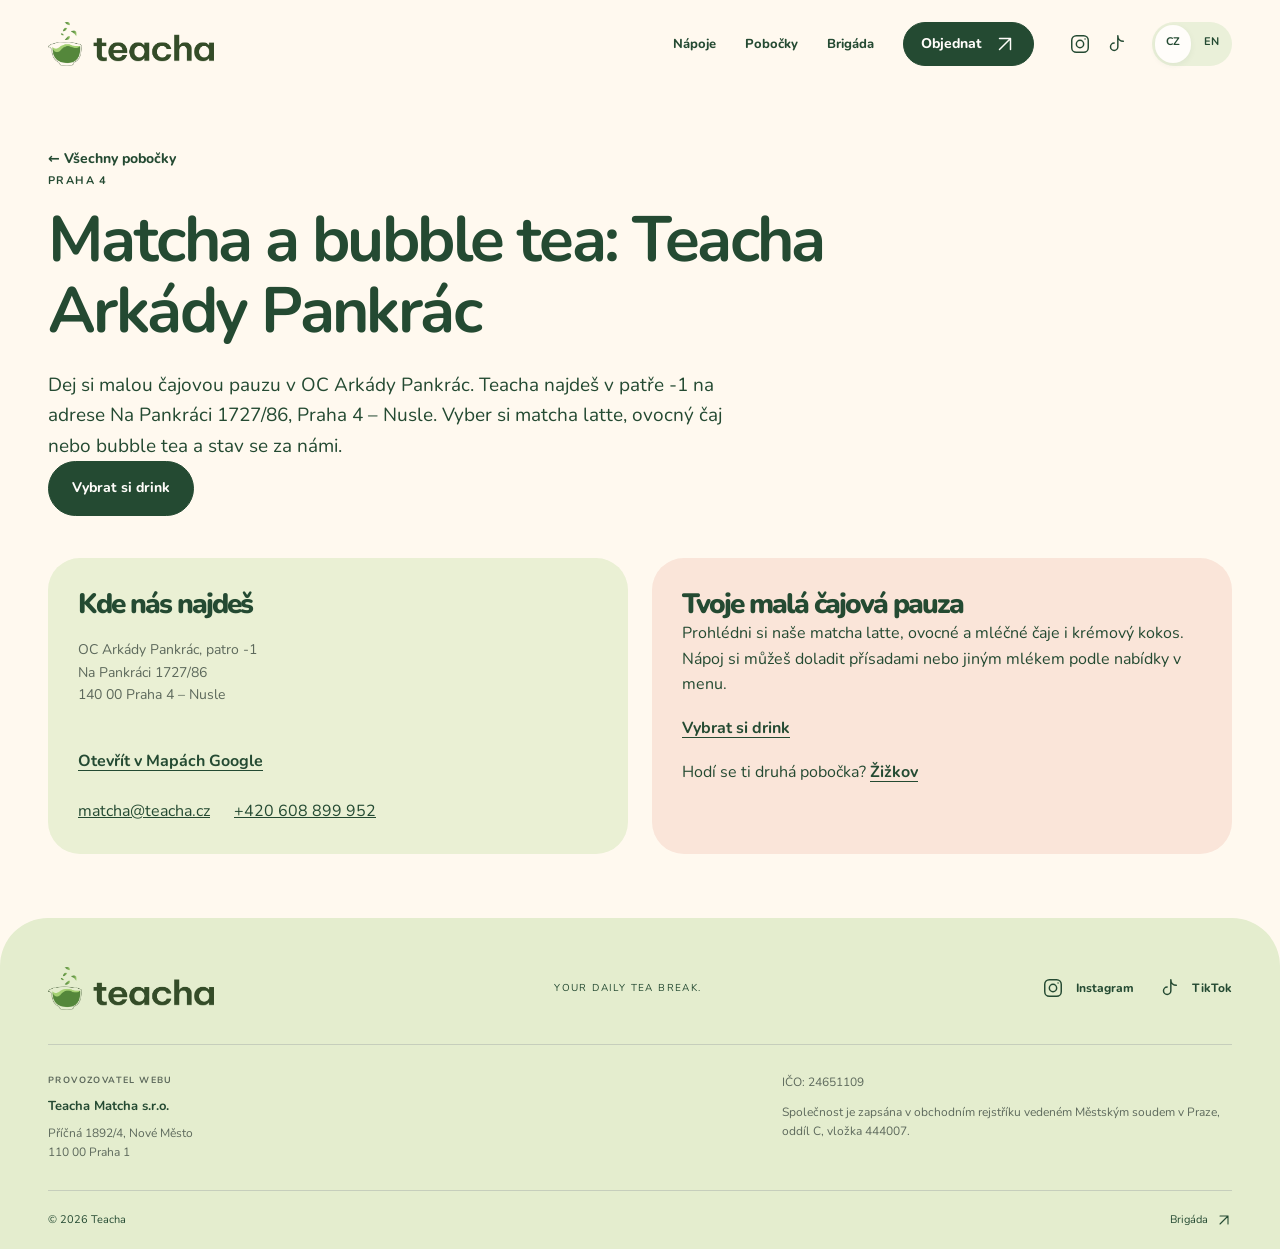
<file: pobocky/arkady-pankrac/index.html>
<!-- Generated by scripts/build-site.mjs; edit site/ sources. -->
<!doctype html>
<html lang="cs">
  <head>
    <meta charset="UTF-8" />
    <meta name="viewport" content="width=device-width, initial-scale=1.0" />
    <title>Matcha a bubble tea Arkády Pankrác | Teacha Praha</title>
    <meta name="description" content="Teacha Arkády Pankrác: matcha latte, ovocné čaje a bubble tea. Na Pankráci 1727/86, Praha 4 – Nusle. Menu, kontakt a cesta na pobočku." />
    <meta name="theme-color" content="#fff9ef" />
    <link rel="canonical" href="https://teacha.cz/pobocky/arkady-pankrac/" />
    <link rel="alternate" hreflang="cs" href="https://teacha.cz/pobocky/arkady-pankrac/" />
    <link rel="alternate" hreflang="en" href="https://teacha.cz/en/locations/arkady-pankrac/" />
    <link rel="alternate" hreflang="x-default" href="https://teacha.cz/pobocky/arkady-pankrac/" />
    <meta property="og:type" content="website" />
    <meta property="og:site_name" content="Teacha" />
    <meta property="og:locale" content="cs_CZ" />
    <meta property="og:locale:alternate" content="en_GB" />
    <meta property="og:url" content="https://teacha.cz/pobocky/arkady-pankrac/" />
    <meta property="og:title" content="Matcha a bubble tea Arkády Pankrác | Teacha Praha" />
    <meta property="og:description" content="Teacha Arkády Pankrác: matcha latte, ovocné čaje a bubble tea. Na Pankráci 1727/86, Praha 4 – Nusle. Menu, kontakt a cesta na pobočku." />
    <meta property="og:image" content="https://teacha.cz/assets/social/teacha-preview.jpg" />
    <meta property="og:image:width" content="1200" />
    <meta property="og:image:height" content="630" />
    <meta property="og:image:alt" content="Teacha · Matcha &amp; Bubble Tea · Prague" />
    <meta name="twitter:card" content="summary_large_image" />
    <meta name="twitter:title" content="Matcha a bubble tea Arkády Pankrác | Teacha Praha" />
    <meta name="twitter:description" content="Teacha Arkády Pankrác: matcha latte, ovocné čaje a bubble tea. Na Pankráci 1727/86, Praha 4 – Nusle. Menu, kontakt a cesta na pobočku." />
    <meta name="twitter:image" content="https://teacha.cz/assets/social/teacha-preview.jpg" />
    <meta name="twitter:image:alt" content="Teacha · Matcha &amp; Bubble Tea · Prague" />
    <link rel="icon" href="/assets/logo/teacha-icon.svg" type="image/svg+xml" />
    <link rel="preload" href="/assets/fonts/nunito-variable.ttf" as="font" type="font/ttf" crossorigin />
    <link rel="stylesheet" href="/assets/site.css" />
    <script id="ui-messages" type="application/json">{"menuClose":{"cs":"Zavřít navigaci","en":"Close navigation"},"menuToggle":{"cs":"Otevřít navigaci","en":"Open navigation"},"results":{"cs":"nápojů","en":"drinks"},"feed.loading":{"cs":"Načítáme příspěvky z Instagramu…","en":"Loading Instagram posts…"},"feed.failed":{"cs":"Příspěvky se nyní nepodařilo načíst. Najdete je přímo na Instagramu.","en":"Posts could not be loaded right now. You can view them directly on Instagram."}}</script>
    <script src="/assets/site.js" defer></script>
    <script type="application/ld+json">{"@context":"https://schema.org","@graph":[{"@type":"Organization","@id":"https://teacha.cz/#organization","name":"Teacha","legalName":"Teacha Matcha s.r.o.","url":"https://teacha.cz/","logo":"https://teacha.cz/assets/logo/teacha-logo.svg","email":"matcha@teacha.cz","telephone":"+420608899952","identifier":"24651109","address":{"@type":"PostalAddress","streetAddress":"Příčná 1892/4, Nové Město","postalCode":"110 00","addressLocality":"Praha 1","addressCountry":"CZ"},"sameAs":["https://www.instagram.com/teacha.matcha/","https://www.tiktok.com/@teacha.cz"]},{"@type":"CafeOrCoffeeShop","@id":"https://teacha.cz/pobocky/arkady-pankrac/#business","name":"Teacha Arkády Pankrác","url":"https://teacha.cz/pobocky/arkady-pankrac/","address":{"@type":"PostalAddress","streetAddress":"Na Pankráci 1727/86","postalCode":"140 00","addressLocality":"Praha 4 – Nusle","addressCountry":"CZ"},"parentOrganization":{"@id":"https://teacha.cz/#organization"},"hasMap":"https://www.google.com/maps/search/?api=1&query=Teacha%20Ark%C3%A1dy%20Pankr%C3%A1c%20Na%20Pankr%C3%A1ci%201727%2F86%20140%2000%20Praha%204%20%E2%80%93%20Nusle","hasMenu":"https://teacha.cz/#menu","servesCuisine":["Matcha","Bubble tea","Fruit tea"]},{"@type":"WebPage","@id":"https://teacha.cz/pobocky/arkady-pankrac/#webpage","url":"https://teacha.cz/pobocky/arkady-pankrac/","inLanguage":"cs","about":{"@id":"https://teacha.cz/pobocky/arkady-pankrac/#business"}}]}</script>
  </head>
  <body>
    <a class="skip-link" href="#main"
      ><span data-i18n="skip">Přejít na obsah</span></a
    >
    <header class="site-header">
      <div class="container header-inner">
        <a
          href="/"
          class="brand"
          data-i18n-label="home"
          aria-label="Teacha — úvod"
          ><img
            src="/assets/logo/teacha-wordmark.svg"
            alt="Teacha"
            width="180"
            height="47"
        /></a>
        <nav
          class="desktop-nav"
          data-i18n-label="navigation"
          aria-label="Hlavní navigace"
        >
          <a href="/#menu"><span data-i18n="nav.menu">Nápoje</span></a
          ><a href="/#visit"><span data-i18n="nav.visit">Pobočky</span></a
          ><a href="/#career"><span data-i18n="nav.career">Brigáda</span></a
          ><a class="button button-small" href="/#menu"
            ><span data-i18n="order">Objednat</span><svg
              viewBox="0 0 24 24"
              fill="none"
              stroke="currentColor"
              stroke-width="1.6"
              stroke-linecap="round"
              stroke-linejoin="round"
              aria-hidden="true"
            >
              <path d="M6 18 18 6M6 6h12v12" /></svg
          ></a>
        </nav>
        <div class="header-tools">
          <div class="header-socials">
            <a
              class="social-link"
              href="https://www.instagram.com/teacha.matcha/"
              target="_blank"
              rel="noopener noreferrer"
              ><svg
                viewBox="0 0 24 24"
                fill="none"
                stroke="currentColor"
                stroke-width="1.6"
                stroke-linecap="round"
                stroke-linejoin="round"
                aria-hidden="true"
              >
                <rect x="3" y="3" width="18" height="18" rx="5" />
                <circle cx="12" cy="12" r="4" />
                <path d="M17.5 6.5h.01" /></svg
              ><span>Instagram</span
              ><svg
                viewBox="0 0 24 24"
                fill="none"
                stroke="currentColor"
                stroke-width="1.6"
                stroke-linecap="round"
                stroke-linejoin="round"
                aria-hidden="true"
              >
                <path d="M6 18 18 6M6 6h12v12" /></svg></a
            ><a
              class="social-link"
              href="https://www.tiktok.com/@teacha.cz"
              target="_blank"
              rel="noopener noreferrer"
              ><svg
                viewBox="0 0 24 24"
                fill="none"
                stroke="currentColor"
                stroke-width="1.6"
                stroke-linecap="round"
                stroke-linejoin="round"
                aria-hidden="true"
              >
                <path d="M14 3v12a4 4 0 1 1-4-4M14 3c0 4 3 6 6 6" /></svg
              ><span>TikTok</span
              ><svg
                viewBox="0 0 24 24"
                fill="none"
                stroke="currentColor"
                stroke-width="1.6"
                stroke-linecap="round"
                stroke-linejoin="round"
                aria-hidden="true"
              >
                <path d="M6 18 18 6M6 6h12v12" /></svg
            ></a>
          </div>
          <nav class="languages" aria-label="Jazyk"><a href="/pobocky/arkady-pankrac/" data-lang="cs" lang="cs" hreflang="cs" aria-current="page">CZ</a><a href="/en/locations/arkady-pankrac/" data-lang="en" lang="en" hreflang="en">EN</a></nav>
          <button
            class="menu-toggle"
            type="button"
            aria-expanded="false"
            aria-controls="mobile-nav"
            data-i18n-label="menuToggle"
            aria-label="Otevřít navigaci"
          >
            <svg
              viewBox="0 0 24 24"
              fill="none"
              stroke="currentColor"
              stroke-width="1.6"
              stroke-linecap="round"
              stroke-linejoin="round"
              aria-hidden="true"
            >
              <path d="M4 7h16M4 12h16M4 17h16" />
            </svg>
          </button>
        </div>
      </div>
      <nav
        id="mobile-nav"
        class="mobile-nav"
        data-i18n-label="navigation"
        aria-label="Hlavní navigace"
      >
        <a href="/#menu"><span data-i18n="nav.menu">Nápoje</span></a
        ><a href="/#visit"><span data-i18n="nav.visit">Pobočky</span></a
        ><a href="/#career"><span data-i18n="nav.career">Brigáda</span></a
        ><a href="/#menu"><span data-i18n="nav.menu">Nápoje</span></a>
        <div class="mobile-socials">
          <a
            class="social-link"
            href="https://www.instagram.com/teacha.matcha/"
            target="_blank"
            rel="noopener noreferrer"
            ><svg
              viewBox="0 0 24 24"
              fill="none"
              stroke="currentColor"
              stroke-width="1.6"
              stroke-linecap="round"
              stroke-linejoin="round"
              aria-hidden="true"
            >
              <rect x="3" y="3" width="18" height="18" rx="5" />
              <circle cx="12" cy="12" r="4" />
              <path d="M17.5 6.5h.01" /></svg
            ><span>Instagram</span
            ><svg
              viewBox="0 0 24 24"
              fill="none"
              stroke="currentColor"
              stroke-width="1.6"
              stroke-linecap="round"
              stroke-linejoin="round"
              aria-hidden="true"
            >
              <path d="M6 18 18 6M6 6h12v12" /></svg></a
          ><a
            class="social-link"
            href="https://www.tiktok.com/@teacha.cz"
            target="_blank"
            rel="noopener noreferrer"
            ><svg
              viewBox="0 0 24 24"
              fill="none"
              stroke="currentColor"
              stroke-width="1.6"
              stroke-linecap="round"
              stroke-linejoin="round"
              aria-hidden="true"
            >
              <path d="M14 3v12a4 4 0 1 1-4-4M14 3c0 4 3 6 6 6" /></svg
            ><span>TikTok</span
            ><svg
              viewBox="0 0 24 24"
              fill="none"
              stroke="currentColor"
              stroke-width="1.6"
              stroke-linecap="round"
              stroke-linejoin="round"
              aria-hidden="true"
            >
              <path d="M6 18 18 6M6 6h12v12" /></svg
          ></a>
        </div>
      </nav>
    </header>
        <main id="main">
      <section class="container location-hero">
        <a class="text-link" href="/#visit">← Všechny pobočky</a>
        <p class="eyebrow">Praha 4</p>
        <h1>Matcha a bubble tea: Teacha Arkády Pankrác</h1>
        <p class="location-intro">Dej si malou čajovou pauzu v OC Arkády Pankrác. Teacha najdeš v patře -1 na adrese Na Pankráci 1727/86, Praha 4 – Nusle. Vyber si matcha latte, ovocný čaj nebo bubble tea a stav se za námi.</p>
        <a class="button" href="/#menu">Vybrat si drink</a>
      </section>
      <section class="container location-grid" aria-label="Informace o pobočce">
        <article class="branch">
          <h2>Kde nás najdeš</h2>
          <address>OC Arkády Pankrác, patro -1<br />Na Pankráci 1727/86<br />140 00 Praha 4 – Nusle</address>
          <a class="branch-details-link" href="https://www.google.com/maps/search/?api=1&amp;query=Teacha%20Ark%C3%A1dy%20Pankr%C3%A1c%20Na%20Pankr%C3%A1ci%201727%2F86%20140%2000%20Praha%204%20%E2%80%93%20Nusle" target="_blank" rel="noopener noreferrer">Otevřít v Mapách Google</a>
          <div class="location-contact">
            <a href="mailto:matcha@teacha.cz">matcha@teacha.cz</a>
            <a href="tel:+420608899952">+420 608 899 952</a>
          </div>
        </article>
        <article class="branch">
          <h2>Tvoje malá čajová pauza</h2>
          <p>Prohlédni si naše matcha latte, ovocné a mléčné čaje i krémový kokos. Nápoj si můžeš doladit přísadami nebo jiným mlékem podle nabídky v menu.</p>
          <a class="branch-details-link" href="/#menu">Vybrat si drink</a>
          <p>Hodí se ti druhá pobočka? <a class="branch-details-link" href="/pobocky/zizkov/">Žižkov</a></p>
        </article>
      </section>

    </main>

    <footer class="site-footer">
      <div class="container">
        <div class="footer-top">
          <a class="brand" href="/"
            ><img
              src="/assets/logo/teacha-wordmark.svg"
              alt="Teacha"
              width="180"
              height="47"
              loading="lazy"
          /></a>
          <p>YOUR DAILY TEA BREAK.</p>
          <div class="footer-socials">
            <a
              class="social-link"
              href="https://www.instagram.com/teacha.matcha/"
              target="_blank"
              rel="noopener noreferrer"
              ><svg
                viewBox="0 0 24 24"
                fill="none"
                stroke="currentColor"
                stroke-width="1.6"
                stroke-linecap="round"
                stroke-linejoin="round"
                aria-hidden="true"
              >
                <rect x="3" y="3" width="18" height="18" rx="5" />
                <circle cx="12" cy="12" r="4" />
                <path d="M17.5 6.5h.01" /></svg
              ><span>Instagram</span
              ><svg
                viewBox="0 0 24 24"
                fill="none"
                stroke="currentColor"
                stroke-width="1.6"
                stroke-linecap="round"
                stroke-linejoin="round"
                aria-hidden="true"
              >
                <path d="M6 18 18 6M6 6h12v12" /></svg></a
            ><a
              class="social-link"
              href="https://www.tiktok.com/@teacha.cz"
              target="_blank"
              rel="noopener noreferrer"
              ><svg
                viewBox="0 0 24 24"
                fill="none"
                stroke="currentColor"
                stroke-width="1.6"
                stroke-linecap="round"
                stroke-linejoin="round"
                aria-hidden="true"
              >
                <path d="M14 3v12a4 4 0 1 1-4-4M14 3c0 4 3 6 6 6" /></svg
              ><span>TikTok</span
              ><svg
                viewBox="0 0 24 24"
                fill="none"
                stroke="currentColor"
                stroke-width="1.6"
                stroke-linecap="round"
                stroke-linejoin="round"
                aria-hidden="true"
              >
                <path d="M6 18 18 6M6 6h12v12" /></svg
            ></a>
          </div>
        </div>
        <div class="footer-legal"><div><p class="eyebrow">Provozovatel webu</p><strong>Teacha Matcha s.r.o.</strong>
    <address>Příčná 1892/4, Nové Město<br />110 00 Praha 1</address></div>
    <div><p>IČO: 24651109</p><p>Společnost je zapsána v obchodním rejstříku vedeném Městským soudem v Praze, oddíl C, vložka 444007.</p></div></div>
        <div class="footer-bottom">
          <span>© 2026 Teacha</span
          ><a href="/#career"
            ><span data-i18n="nav.career">Brigáda</span><svg
              viewBox="0 0 24 24"
              fill="none"
              stroke="currentColor"
              stroke-width="1.6"
              stroke-linecap="round"
              stroke-linejoin="round"
              aria-hidden="true"
            >
              <path d="M6 18 18 6M6 6h12v12" /></svg
          ></a>
        </div>
      </div>
    </footer>
    <nav
      class="mobile-actions"
      data-i18n-label="quickActions"
      aria-label="Rychlé odkazy"
    >
      <a href="/#visit"
        ><svg
          viewBox="0 0 24 24"
          fill="none"
          stroke="currentColor"
          stroke-width="1.6"
          stroke-linecap="round"
          stroke-linejoin="round"
          aria-hidden="true"
        >
          <path d="M20 10c0 6-8 11-8 11S4 16 4 10a8 8 0 1 1 16 0Z" />
          <circle cx="12" cy="10" r="2.5" /></svg
        ><span data-i18n="branches">Pobočky</span></a
      ><a href="/#menu"
        ><span data-i18n="order">Objednat</span><svg
          viewBox="0 0 24 24"
          fill="none"
          stroke="currentColor"
          stroke-width="1.6"
          stroke-linecap="round"
          stroke-linejoin="round"
          aria-hidden="true"
        >
          <path d="M6 18 18 6M6 6h12v12" /></svg
      ></a>
    </nav>
  </body>
</html>
</file>
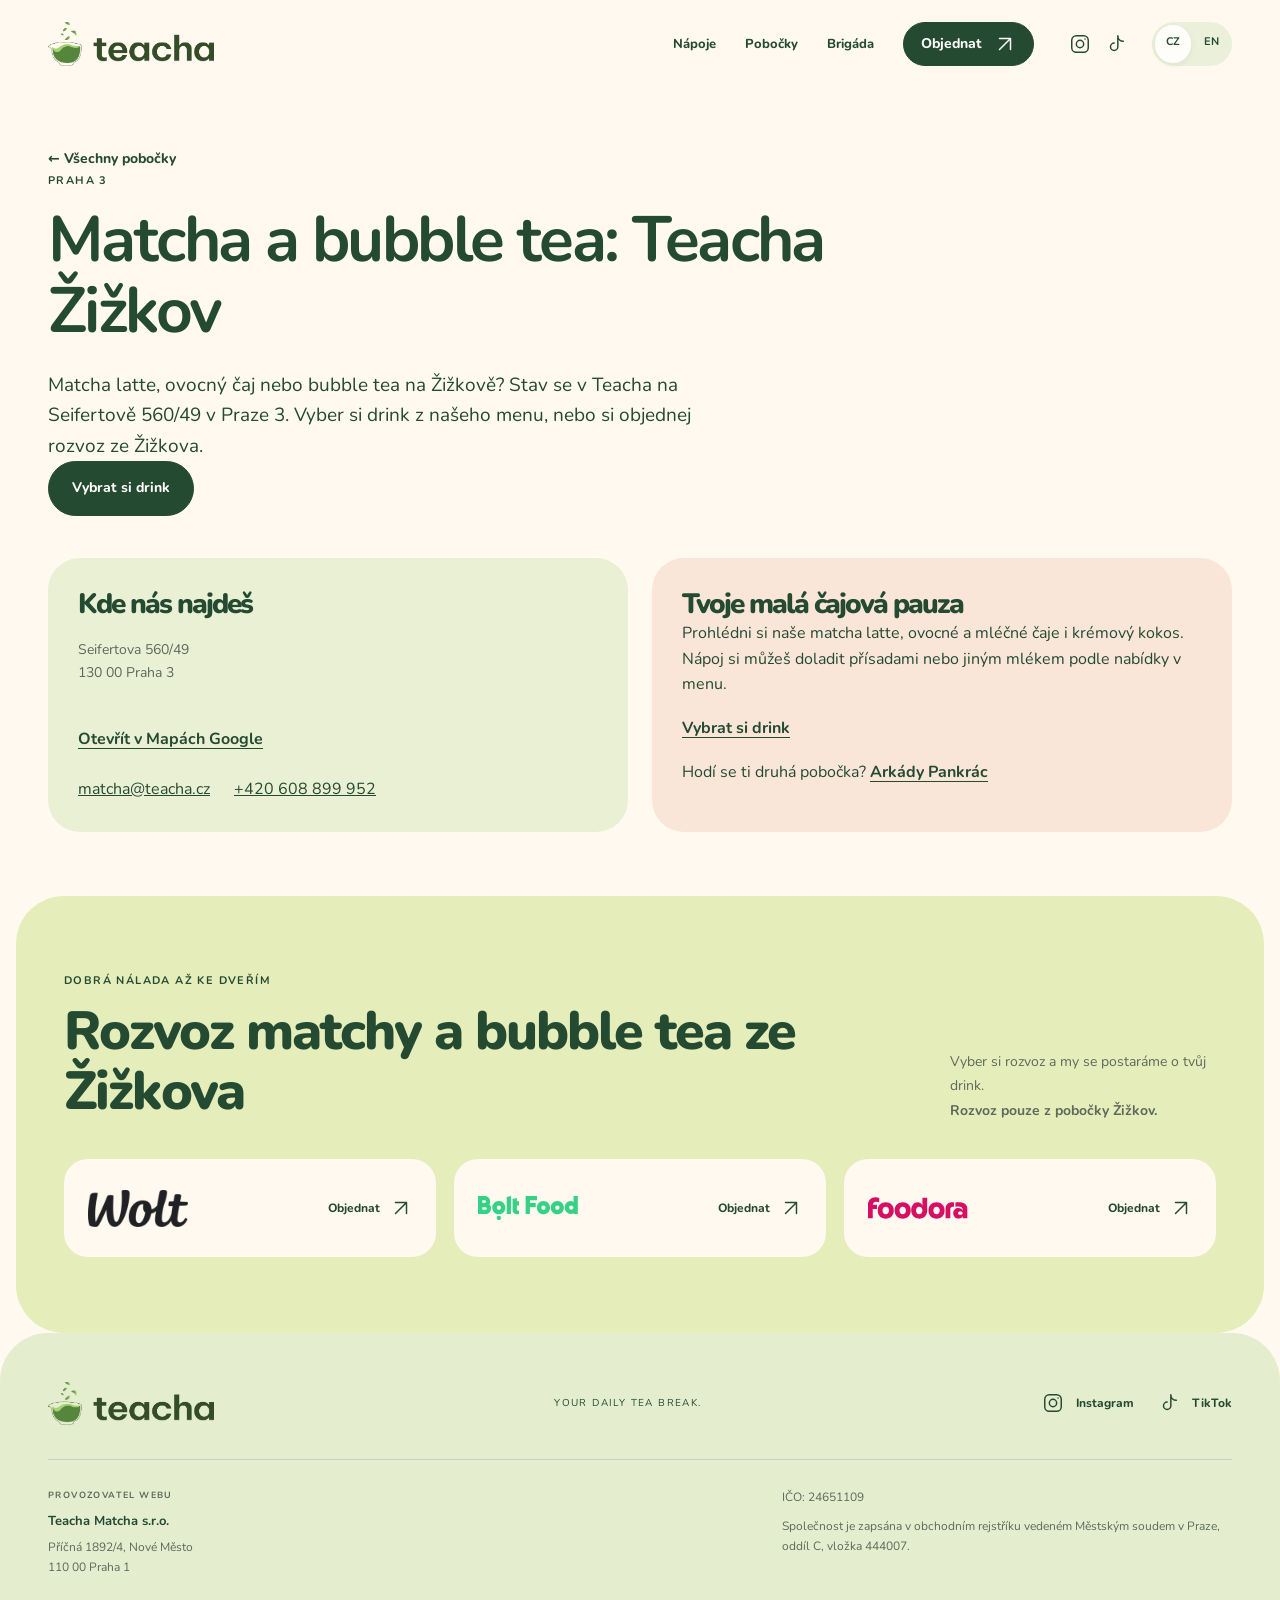
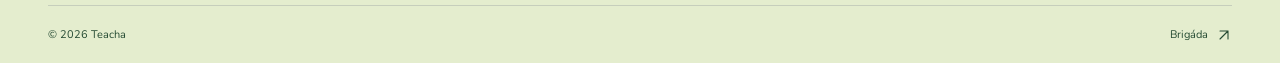
<file: pobocky/zizkov/index.html>
<!-- Generated by scripts/build-site.mjs; edit site/ sources. -->
<!doctype html>
<html lang="cs">
  <head>
    <meta charset="UTF-8" />
    <meta name="viewport" content="width=device-width, initial-scale=1.0" />
    <title>Matcha a bubble tea Žižkov | Teacha Praha</title>
    <meta name="description" content="Teacha Žižkov: matcha latte, ovocné čaje a bubble tea. Seifertova 560/49, Praha 3. Menu, kontakt a cesta na pobočku." />
    <meta name="theme-color" content="#fff9ef" />
    <link rel="canonical" href="https://teacha.cz/pobocky/zizkov/" />
    <link rel="alternate" hreflang="cs" href="https://teacha.cz/pobocky/zizkov/" />
    <link rel="alternate" hreflang="en" href="https://teacha.cz/en/locations/zizkov/" />
    <link rel="alternate" hreflang="x-default" href="https://teacha.cz/pobocky/zizkov/" />
    <meta property="og:type" content="website" />
    <meta property="og:site_name" content="Teacha" />
    <meta property="og:locale" content="cs_CZ" />
    <meta property="og:locale:alternate" content="en_GB" />
    <meta property="og:url" content="https://teacha.cz/pobocky/zizkov/" />
    <meta property="og:title" content="Matcha a bubble tea Žižkov | Teacha Praha" />
    <meta property="og:description" content="Teacha Žižkov: matcha latte, ovocné čaje a bubble tea. Seifertova 560/49, Praha 3. Menu, kontakt a cesta na pobočku." />
    <meta property="og:image" content="https://teacha.cz/assets/social/teacha-preview.jpg" />
    <meta property="og:image:width" content="1200" />
    <meta property="og:image:height" content="630" />
    <meta property="og:image:alt" content="Teacha · Matcha &amp; Bubble Tea · Prague" />
    <meta name="twitter:card" content="summary_large_image" />
    <meta name="twitter:title" content="Matcha a bubble tea Žižkov | Teacha Praha" />
    <meta name="twitter:description" content="Teacha Žižkov: matcha latte, ovocné čaje a bubble tea. Seifertova 560/49, Praha 3. Menu, kontakt a cesta na pobočku." />
    <meta name="twitter:image" content="https://teacha.cz/assets/social/teacha-preview.jpg" />
    <meta name="twitter:image:alt" content="Teacha · Matcha &amp; Bubble Tea · Prague" />
    <link rel="icon" href="/assets/logo/teacha-icon.svg" type="image/svg+xml" />
    <link rel="preload" href="/assets/fonts/nunito-variable.ttf" as="font" type="font/ttf" crossorigin />
    <link rel="stylesheet" href="/assets/site.css" />
    <script id="ui-messages" type="application/json">{"menuClose":{"cs":"Zavřít navigaci","en":"Close navigation"},"menuToggle":{"cs":"Otevřít navigaci","en":"Open navigation"},"results":{"cs":"nápojů","en":"drinks"},"feed.loading":{"cs":"Načítáme příspěvky z Instagramu…","en":"Loading Instagram posts…"},"feed.failed":{"cs":"Příspěvky se nyní nepodařilo načíst. Najdete je přímo na Instagramu.","en":"Posts could not be loaded right now. You can view them directly on Instagram."}}</script>
    <script src="/assets/site.js" defer></script>
    <script type="application/ld+json">{"@context":"https://schema.org","@graph":[{"@type":"Organization","@id":"https://teacha.cz/#organization","name":"Teacha","legalName":"Teacha Matcha s.r.o.","url":"https://teacha.cz/","logo":"https://teacha.cz/assets/logo/teacha-logo.svg","email":"matcha@teacha.cz","telephone":"+420608899952","identifier":"24651109","address":{"@type":"PostalAddress","streetAddress":"Příčná 1892/4, Nové Město","postalCode":"110 00","addressLocality":"Praha 1","addressCountry":"CZ"},"sameAs":["https://www.instagram.com/teacha.matcha/","https://www.tiktok.com/@teacha.cz"]},{"@type":"CafeOrCoffeeShop","@id":"https://teacha.cz/pobocky/zizkov/#business","name":"Teacha Žižkov","url":"https://teacha.cz/pobocky/zizkov/","address":{"@type":"PostalAddress","streetAddress":"Seifertova 560/49","postalCode":"130 00","addressLocality":"Praha 3","addressCountry":"CZ"},"parentOrganization":{"@id":"https://teacha.cz/#organization"},"hasMap":"https://www.google.com/maps/search/?api=1&query=Teacha%20%C5%BDi%C5%BEkov%20Seifertova%20560%2F49%20130%2000%20Praha%203","hasMenu":"https://teacha.cz/#menu","servesCuisine":["Matcha","Bubble tea","Fruit tea"]},{"@type":"WebPage","@id":"https://teacha.cz/pobocky/zizkov/#webpage","url":"https://teacha.cz/pobocky/zizkov/","inLanguage":"cs","about":{"@id":"https://teacha.cz/pobocky/zizkov/#business"}}]}</script>
  </head>
  <body>
    <a class="skip-link" href="#main"
      ><span data-i18n="skip">Přejít na obsah</span></a
    >
    <header class="site-header">
      <div class="container header-inner">
        <a
          href="/"
          class="brand"
          data-i18n-label="home"
          aria-label="Teacha — úvod"
          ><img
            src="/assets/logo/teacha-wordmark.svg"
            alt="Teacha"
            width="180"
            height="47"
        /></a>
        <nav
          class="desktop-nav"
          data-i18n-label="navigation"
          aria-label="Hlavní navigace"
        >
          <a href="/#menu"><span data-i18n="nav.menu">Nápoje</span></a
          ><a href="/#visit"><span data-i18n="nav.visit">Pobočky</span></a
          ><a href="/#career"><span data-i18n="nav.career">Brigáda</span></a
          ><a class="button button-small" href="#delivery"
            ><span data-i18n="order">Objednat</span><svg
              viewBox="0 0 24 24"
              fill="none"
              stroke="currentColor"
              stroke-width="1.6"
              stroke-linecap="round"
              stroke-linejoin="round"
              aria-hidden="true"
            >
              <path d="M6 18 18 6M6 6h12v12" /></svg
          ></a>
        </nav>
        <div class="header-tools">
          <div class="header-socials">
            <a
              class="social-link"
              href="https://www.instagram.com/teacha.matcha/"
              target="_blank"
              rel="noopener noreferrer"
              ><svg
                viewBox="0 0 24 24"
                fill="none"
                stroke="currentColor"
                stroke-width="1.6"
                stroke-linecap="round"
                stroke-linejoin="round"
                aria-hidden="true"
              >
                <rect x="3" y="3" width="18" height="18" rx="5" />
                <circle cx="12" cy="12" r="4" />
                <path d="M17.5 6.5h.01" /></svg
              ><span>Instagram</span
              ><svg
                viewBox="0 0 24 24"
                fill="none"
                stroke="currentColor"
                stroke-width="1.6"
                stroke-linecap="round"
                stroke-linejoin="round"
                aria-hidden="true"
              >
                <path d="M6 18 18 6M6 6h12v12" /></svg></a
            ><a
              class="social-link"
              href="https://www.tiktok.com/@teacha.cz"
              target="_blank"
              rel="noopener noreferrer"
              ><svg
                viewBox="0 0 24 24"
                fill="none"
                stroke="currentColor"
                stroke-width="1.6"
                stroke-linecap="round"
                stroke-linejoin="round"
                aria-hidden="true"
              >
                <path d="M14 3v12a4 4 0 1 1-4-4M14 3c0 4 3 6 6 6" /></svg
              ><span>TikTok</span
              ><svg
                viewBox="0 0 24 24"
                fill="none"
                stroke="currentColor"
                stroke-width="1.6"
                stroke-linecap="round"
                stroke-linejoin="round"
                aria-hidden="true"
              >
                <path d="M6 18 18 6M6 6h12v12" /></svg
            ></a>
          </div>
          <nav class="languages" aria-label="Jazyk"><a href="/pobocky/zizkov/" data-lang="cs" lang="cs" hreflang="cs" aria-current="page">CZ</a><a href="/en/locations/zizkov/" data-lang="en" lang="en" hreflang="en">EN</a></nav>
          <button
            class="menu-toggle"
            type="button"
            aria-expanded="false"
            aria-controls="mobile-nav"
            data-i18n-label="menuToggle"
            aria-label="Otevřít navigaci"
          >
            <svg
              viewBox="0 0 24 24"
              fill="none"
              stroke="currentColor"
              stroke-width="1.6"
              stroke-linecap="round"
              stroke-linejoin="round"
              aria-hidden="true"
            >
              <path d="M4 7h16M4 12h16M4 17h16" />
            </svg>
          </button>
        </div>
      </div>
      <nav
        id="mobile-nav"
        class="mobile-nav"
        data-i18n-label="navigation"
        aria-label="Hlavní navigace"
      >
        <a href="/#menu"><span data-i18n="nav.menu">Nápoje</span></a
        ><a href="/#visit"><span data-i18n="nav.visit">Pobočky</span></a
        ><a href="/#career"><span data-i18n="nav.career">Brigáda</span></a
        ><a href="#delivery"><span data-i18n="nav.delivery">Rozvoz</span></a>
        <div class="mobile-socials">
          <a
            class="social-link"
            href="https://www.instagram.com/teacha.matcha/"
            target="_blank"
            rel="noopener noreferrer"
            ><svg
              viewBox="0 0 24 24"
              fill="none"
              stroke="currentColor"
              stroke-width="1.6"
              stroke-linecap="round"
              stroke-linejoin="round"
              aria-hidden="true"
            >
              <rect x="3" y="3" width="18" height="18" rx="5" />
              <circle cx="12" cy="12" r="4" />
              <path d="M17.5 6.5h.01" /></svg
            ><span>Instagram</span
            ><svg
              viewBox="0 0 24 24"
              fill="none"
              stroke="currentColor"
              stroke-width="1.6"
              stroke-linecap="round"
              stroke-linejoin="round"
              aria-hidden="true"
            >
              <path d="M6 18 18 6M6 6h12v12" /></svg></a
          ><a
            class="social-link"
            href="https://www.tiktok.com/@teacha.cz"
            target="_blank"
            rel="noopener noreferrer"
            ><svg
              viewBox="0 0 24 24"
              fill="none"
              stroke="currentColor"
              stroke-width="1.6"
              stroke-linecap="round"
              stroke-linejoin="round"
              aria-hidden="true"
            >
              <path d="M14 3v12a4 4 0 1 1-4-4M14 3c0 4 3 6 6 6" /></svg
            ><span>TikTok</span
            ><svg
              viewBox="0 0 24 24"
              fill="none"
              stroke="currentColor"
              stroke-width="1.6"
              stroke-linecap="round"
              stroke-linejoin="round"
              aria-hidden="true"
            >
              <path d="M6 18 18 6M6 6h12v12" /></svg
          ></a>
        </div>
      </nav>
    </header>
        <main id="main">
      <section class="container location-hero">
        <a class="text-link" href="/#visit">← Všechny pobočky</a>
        <p class="eyebrow">Praha 3</p>
        <h1>Matcha a bubble tea: Teacha Žižkov</h1>
        <p class="location-intro">Matcha latte, ovocný čaj nebo bubble tea na Žižkově? Stav se v Teacha na Seifertově 560/49 v Praze 3. Vyber si drink z našeho menu, nebo si objednej rozvoz ze Žižkova.</p>
        <a class="button" href="/#menu">Vybrat si drink</a>
      </section>
      <section class="container location-grid" aria-label="Informace o pobočce">
        <article class="branch">
          <h2>Kde nás najdeš</h2>
          <address>Seifertova 560/49<br />130 00 Praha 3</address>
          <a class="branch-details-link" href="https://www.google.com/maps/search/?api=1&amp;query=Teacha%20%C5%BDi%C5%BEkov%20Seifertova%20560%2F49%20130%2000%20Praha%203" target="_blank" rel="noopener noreferrer">Otevřít v Mapách Google</a>
          <div class="location-contact">
            <a href="mailto:matcha@teacha.cz">matcha@teacha.cz</a>
            <a href="tel:+420608899952">+420 608 899 952</a>
          </div>
        </article>
        <article class="branch">
          <h2>Tvoje malá čajová pauza</h2>
          <p>Prohlédni si naše matcha latte, ovocné a mléčné čaje i krémový kokos. Nápoj si můžeš doladit přísadami nebo jiným mlékem podle nabídky v menu.</p>
          <a class="branch-details-link" href="/#menu">Vybrat si drink</a>
          <p>Hodí se ti druhá pobočka? <a class="branch-details-link" href="/pobocky/arkady-pankrac/">Arkády Pankrác</a></p>
        </article>
      </section>
      <section
        id="delivery"
        class="delivery-section section"
        aria-labelledby="delivery-title"
      >
        <div class="container">
          <div class="section-heading">
            <div>
              <p class="eyebrow">
                <span data-i18n="delivery.eyebrow"
                  >Dobrá nálada až ke dveřím</span>
              </p>
              <h2 data-i18n="delivery.title" id="delivery-title">Rozvoz matchy a bubble tea ze Žižkova</h2>
            </div>
            <p>
              <span data-i18n="delivery.desc"
                >Vyber si rozvoz a my se postaráme o tvůj drink.</span><br /><strong
                ><span data-i18n="delivery.only"
                  >Rozvoz pouze z pobočky Žižkov.</span></strong
              >
            </p>
          </div>
          <div class="delivery-grid">
            <a
              class="delivery-link"
              href="https://wolt.com/cs/cze/prague/restaurant/teacha-zizkov"
              target="_blank"
              rel="noopener noreferrer"
              ><img
                src="/assets/logo/wolt.png"
                alt="Wolt"
                width="100"
                height="38"
                loading="lazy" /><span
                ><span data-i18n="orderVia">Objednat</span><svg
                  viewBox="0 0 24 24"
                  fill="none"
                  stroke="currentColor"
                  stroke-width="1.6"
                  stroke-linecap="round"
                  stroke-linejoin="round"
                  aria-hidden="true"
                >
                  <path d="M6 18 18 6M6 6h12v12" /></svg></span></a
            ><a
              class="delivery-link"
              href="https://food.bolt.eu/cs-cz/271-prague/p/118026-teacha-seifertova/"
              target="_blank"
              rel="noopener noreferrer"
              ><img
                src="/assets/logo/bolt-food.svg"
                alt="Bolt Food"
                width="100"
                height="38"
                loading="lazy" /><span
                ><span data-i18n="orderVia">Objednat</span><svg
                  viewBox="0 0 24 24"
                  fill="none"
                  stroke="currentColor"
                  stroke-width="1.6"
                  stroke-linecap="round"
                  stroke-linejoin="round"
                  aria-hidden="true"
                >
                  <path d="M6 18 18 6M6 6h12v12" /></svg></span></a
            ><a
              class="delivery-link"
              href="https://www.foodora.cz/restaurant/hhg4/teacha-zizkov"
              target="_blank"
              rel="noopener noreferrer"
              ><img
                src="/assets/logo/foodora.svg"
                alt="Foodora"
                width="100"
                height="38"
                loading="lazy" /><span
                ><span data-i18n="orderVia">Objednat</span><svg
                  viewBox="0 0 24 24"
                  fill="none"
                  stroke="currentColor"
                  stroke-width="1.6"
                  stroke-linecap="round"
                  stroke-linejoin="round"
                  aria-hidden="true"
                >
                  <path d="M6 18 18 6M6 6h12v12" /></svg></span
            ></a>
          </div>
        </div>
      </section>
    </main>

    <footer class="site-footer">
      <div class="container">
        <div class="footer-top">
          <a class="brand" href="/"
            ><img
              src="/assets/logo/teacha-wordmark.svg"
              alt="Teacha"
              width="180"
              height="47"
              loading="lazy"
          /></a>
          <p>YOUR DAILY TEA BREAK.</p>
          <div class="footer-socials">
            <a
              class="social-link"
              href="https://www.instagram.com/teacha.matcha/"
              target="_blank"
              rel="noopener noreferrer"
              ><svg
                viewBox="0 0 24 24"
                fill="none"
                stroke="currentColor"
                stroke-width="1.6"
                stroke-linecap="round"
                stroke-linejoin="round"
                aria-hidden="true"
              >
                <rect x="3" y="3" width="18" height="18" rx="5" />
                <circle cx="12" cy="12" r="4" />
                <path d="M17.5 6.5h.01" /></svg
              ><span>Instagram</span
              ><svg
                viewBox="0 0 24 24"
                fill="none"
                stroke="currentColor"
                stroke-width="1.6"
                stroke-linecap="round"
                stroke-linejoin="round"
                aria-hidden="true"
              >
                <path d="M6 18 18 6M6 6h12v12" /></svg></a
            ><a
              class="social-link"
              href="https://www.tiktok.com/@teacha.cz"
              target="_blank"
              rel="noopener noreferrer"
              ><svg
                viewBox="0 0 24 24"
                fill="none"
                stroke="currentColor"
                stroke-width="1.6"
                stroke-linecap="round"
                stroke-linejoin="round"
                aria-hidden="true"
              >
                <path d="M14 3v12a4 4 0 1 1-4-4M14 3c0 4 3 6 6 6" /></svg
              ><span>TikTok</span
              ><svg
                viewBox="0 0 24 24"
                fill="none"
                stroke="currentColor"
                stroke-width="1.6"
                stroke-linecap="round"
                stroke-linejoin="round"
                aria-hidden="true"
              >
                <path d="M6 18 18 6M6 6h12v12" /></svg
            ></a>
          </div>
        </div>
        <div class="footer-legal"><div><p class="eyebrow">Provozovatel webu</p><strong>Teacha Matcha s.r.o.</strong>
    <address>Příčná 1892/4, Nové Město<br />110 00 Praha 1</address></div>
    <div><p>IČO: 24651109</p><p>Společnost je zapsána v obchodním rejstříku vedeném Městským soudem v Praze, oddíl C, vložka 444007.</p></div></div>
        <div class="footer-bottom">
          <span>© 2026 Teacha</span
          ><a href="/#career"
            ><span data-i18n="nav.career">Brigáda</span><svg
              viewBox="0 0 24 24"
              fill="none"
              stroke="currentColor"
              stroke-width="1.6"
              stroke-linecap="round"
              stroke-linejoin="round"
              aria-hidden="true"
            >
              <path d="M6 18 18 6M6 6h12v12" /></svg
          ></a>
        </div>
      </div>
    </footer>
    <nav
      class="mobile-actions"
      data-i18n-label="quickActions"
      aria-label="Rychlé odkazy"
    >
      <a href="/#visit"
        ><svg
          viewBox="0 0 24 24"
          fill="none"
          stroke="currentColor"
          stroke-width="1.6"
          stroke-linecap="round"
          stroke-linejoin="round"
          aria-hidden="true"
        >
          <path d="M20 10c0 6-8 11-8 11S4 16 4 10a8 8 0 1 1 16 0Z" />
          <circle cx="12" cy="10" r="2.5" /></svg
        ><span data-i18n="branches">Pobočky</span></a
      ><a href="#delivery"
        ><span data-i18n="order">Objednat</span><svg
          viewBox="0 0 24 24"
          fill="none"
          stroke="currentColor"
          stroke-width="1.6"
          stroke-linecap="round"
          stroke-linejoin="round"
          aria-hidden="true"
        >
          <path d="M6 18 18 6M6 6h12v12" /></svg
      ></a>
    </nav>
  </body>
</html>
</file>
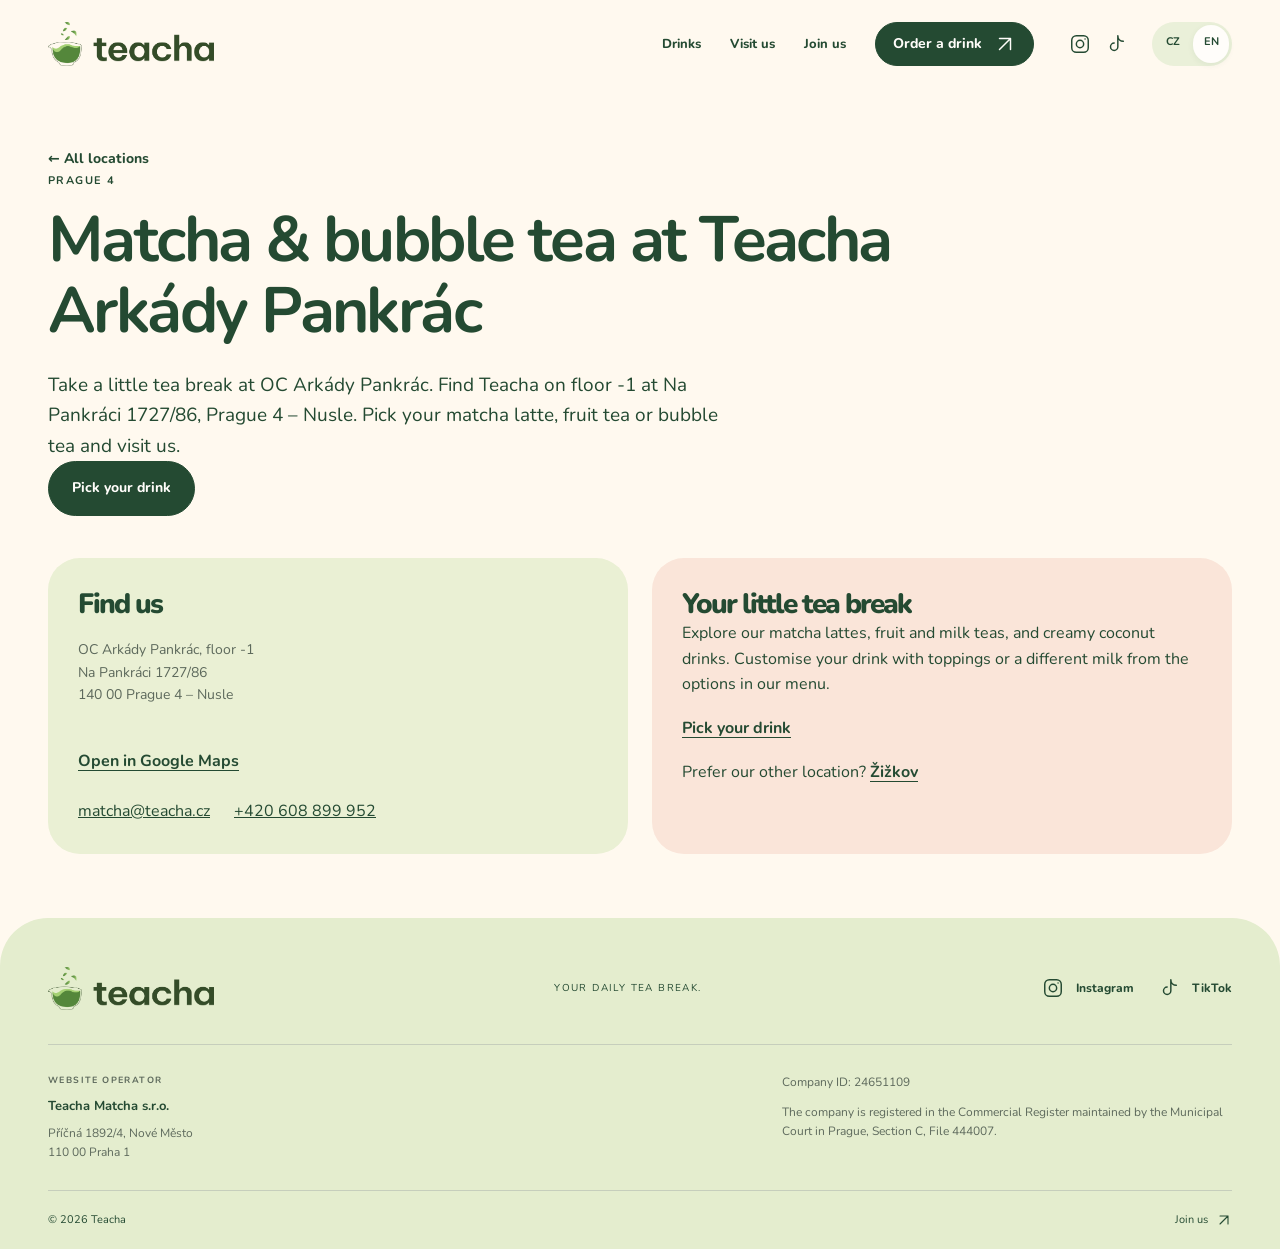
<file: en/locations/arkady-pankrac/index.html>
<!-- Generated by scripts/build-site.mjs; edit site/ sources. -->
<!doctype html>
<html lang="en">
  <head>
    <meta charset="UTF-8" />
    <meta name="viewport" content="width=device-width, initial-scale=1.0" />
    <title>Matcha &amp; Bubble Tea in Arkády Pankrác | Teacha Prague</title>
    <meta name="description" content="Teacha Arkády Pankrác: matcha latte, fruit tea and bubble tea. Na Pankráci 1727/86, Prague 4 – Nusle. Menu, contact and directions." />
    <meta name="theme-color" content="#fff9ef" />
    <link rel="canonical" href="https://teacha.cz/en/locations/arkady-pankrac/" />
    <link rel="alternate" hreflang="cs" href="https://teacha.cz/pobocky/arkady-pankrac/" />
    <link rel="alternate" hreflang="en" href="https://teacha.cz/en/locations/arkady-pankrac/" />
    <link rel="alternate" hreflang="x-default" href="https://teacha.cz/pobocky/arkady-pankrac/" />
    <meta property="og:type" content="website" />
    <meta property="og:site_name" content="Teacha" />
    <meta property="og:locale" content="en_GB" />
    <meta property="og:locale:alternate" content="cs_CZ" />
    <meta property="og:url" content="https://teacha.cz/en/locations/arkady-pankrac/" />
    <meta property="og:title" content="Matcha &amp; Bubble Tea in Arkády Pankrác | Teacha Prague" />
    <meta property="og:description" content="Teacha Arkády Pankrác: matcha latte, fruit tea and bubble tea. Na Pankráci 1727/86, Prague 4 – Nusle. Menu, contact and directions." />
    <meta property="og:image" content="https://teacha.cz/assets/social/teacha-preview.jpg" />
    <meta property="og:image:width" content="1200" />
    <meta property="og:image:height" content="630" />
    <meta property="og:image:alt" content="Teacha · Matcha &amp; Bubble Tea · Prague" />
    <meta name="twitter:card" content="summary_large_image" />
    <meta name="twitter:title" content="Matcha &amp; Bubble Tea in Arkády Pankrác | Teacha Prague" />
    <meta name="twitter:description" content="Teacha Arkády Pankrác: matcha latte, fruit tea and bubble tea. Na Pankráci 1727/86, Prague 4 – Nusle. Menu, contact and directions." />
    <meta name="twitter:image" content="https://teacha.cz/assets/social/teacha-preview.jpg" />
    <meta name="twitter:image:alt" content="Teacha · Matcha &amp; Bubble Tea · Prague" />
    <link rel="icon" href="/assets/logo/teacha-icon.svg" type="image/svg+xml" />
    <link rel="preload" href="/assets/fonts/nunito-variable.ttf" as="font" type="font/ttf" crossorigin />
    <link rel="stylesheet" href="/assets/site.css" />
    <script id="ui-messages" type="application/json">{"menuClose":{"cs":"Zavřít navigaci","en":"Close navigation"},"menuToggle":{"cs":"Otevřít navigaci","en":"Open navigation"},"results":{"cs":"nápojů","en":"drinks"},"feed.loading":{"cs":"Načítáme příspěvky z Instagramu…","en":"Loading Instagram posts…"},"feed.failed":{"cs":"Příspěvky se nyní nepodařilo načíst. Najdete je přímo na Instagramu.","en":"Posts could not be loaded right now. You can view them directly on Instagram."}}</script>
    <script src="/assets/site.js" defer></script>
    <script type="application/ld+json">{"@context":"https://schema.org","@graph":[{"@type":"Organization","@id":"https://teacha.cz/#organization","name":"Teacha","legalName":"Teacha Matcha s.r.o.","url":"https://teacha.cz/","logo":"https://teacha.cz/assets/logo/teacha-logo.svg","email":"matcha@teacha.cz","telephone":"+420608899952","identifier":"24651109","address":{"@type":"PostalAddress","streetAddress":"Příčná 1892/4, Nové Město","postalCode":"110 00","addressLocality":"Praha 1","addressCountry":"CZ"},"sameAs":["https://www.instagram.com/teacha.matcha/","https://www.tiktok.com/@teacha.cz"]},{"@type":"CafeOrCoffeeShop","@id":"https://teacha.cz/pobocky/arkady-pankrac/#business","name":"Teacha Arkády Pankrác","url":"https://teacha.cz/en/locations/arkady-pankrac/","address":{"@type":"PostalAddress","streetAddress":"Na Pankráci 1727/86","postalCode":"140 00","addressLocality":"Praha 4 – Nusle","addressCountry":"CZ"},"parentOrganization":{"@id":"https://teacha.cz/#organization"},"hasMap":"https://www.google.com/maps/search/?api=1&query=Teacha%20Ark%C3%A1dy%20Pankr%C3%A1c%20Na%20Pankr%C3%A1ci%201727%2F86%20140%2000%20Praha%204%20%E2%80%93%20Nusle","hasMenu":"https://teacha.cz/en/#menu","servesCuisine":["Matcha","Bubble tea","Fruit tea"]},{"@type":"WebPage","@id":"https://teacha.cz/en/locations/arkady-pankrac/#webpage","url":"https://teacha.cz/en/locations/arkady-pankrac/","inLanguage":"en","about":{"@id":"https://teacha.cz/pobocky/arkady-pankrac/#business"}}]}</script>
  </head>
  <body>
    <a class="skip-link" href="#main"
      ><span data-i18n="skip">Skip to content</span></a
    >
    <header class="site-header">
      <div class="container header-inner">
        <a
          href="/en/"
          class="brand"
          data-i18n-label="home"
          aria-label="Teacha — home"
          ><img
            src="/assets/logo/teacha-wordmark.svg"
            alt="Teacha"
            width="180"
            height="47"
        /></a>
        <nav
          class="desktop-nav"
          data-i18n-label="navigation"
          aria-label="Main navigation"
        >
          <a href="/en/#menu"><span data-i18n="nav.menu">Drinks</span></a
          ><a href="/en/#visit"><span data-i18n="nav.visit">Visit us</span></a
          ><a href="/en/#career"><span data-i18n="nav.career">Join us</span></a
          ><a class="button button-small" href="/en/#menu"
            ><span data-i18n="order">Order a drink</span><svg
              viewBox="0 0 24 24"
              fill="none"
              stroke="currentColor"
              stroke-width="1.6"
              stroke-linecap="round"
              stroke-linejoin="round"
              aria-hidden="true"
            >
              <path d="M6 18 18 6M6 6h12v12" /></svg
          ></a>
        </nav>
        <div class="header-tools">
          <div class="header-socials">
            <a
              class="social-link"
              href="https://www.instagram.com/teacha.matcha/"
              target="_blank"
              rel="noopener noreferrer"
              ><svg
                viewBox="0 0 24 24"
                fill="none"
                stroke="currentColor"
                stroke-width="1.6"
                stroke-linecap="round"
                stroke-linejoin="round"
                aria-hidden="true"
              >
                <rect x="3" y="3" width="18" height="18" rx="5" />
                <circle cx="12" cy="12" r="4" />
                <path d="M17.5 6.5h.01" /></svg
              ><span>Instagram</span
              ><svg
                viewBox="0 0 24 24"
                fill="none"
                stroke="currentColor"
                stroke-width="1.6"
                stroke-linecap="round"
                stroke-linejoin="round"
                aria-hidden="true"
              >
                <path d="M6 18 18 6M6 6h12v12" /></svg></a
            ><a
              class="social-link"
              href="https://www.tiktok.com/@teacha.cz"
              target="_blank"
              rel="noopener noreferrer"
              ><svg
                viewBox="0 0 24 24"
                fill="none"
                stroke="currentColor"
                stroke-width="1.6"
                stroke-linecap="round"
                stroke-linejoin="round"
                aria-hidden="true"
              >
                <path d="M14 3v12a4 4 0 1 1-4-4M14 3c0 4 3 6 6 6" /></svg
              ><span>TikTok</span
              ><svg
                viewBox="0 0 24 24"
                fill="none"
                stroke="currentColor"
                stroke-width="1.6"
                stroke-linecap="round"
                stroke-linejoin="round"
                aria-hidden="true"
              >
                <path d="M6 18 18 6M6 6h12v12" /></svg
            ></a>
          </div>
          <nav class="languages" aria-label="Language"><a href="/pobocky/arkady-pankrac/" data-lang="cs" lang="cs" hreflang="cs">CZ</a><a href="/en/locations/arkady-pankrac/" data-lang="en" lang="en" hreflang="en" aria-current="page">EN</a></nav>
          <button
            class="menu-toggle"
            type="button"
            aria-expanded="false"
            aria-controls="mobile-nav"
            data-i18n-label="menuToggle"
            aria-label="Open navigation"
          >
            <svg
              viewBox="0 0 24 24"
              fill="none"
              stroke="currentColor"
              stroke-width="1.6"
              stroke-linecap="round"
              stroke-linejoin="round"
              aria-hidden="true"
            >
              <path d="M4 7h16M4 12h16M4 17h16" />
            </svg>
          </button>
        </div>
      </div>
      <nav
        id="mobile-nav"
        class="mobile-nav"
        data-i18n-label="navigation"
        aria-label="Main navigation"
      >
        <a href="/en/#menu"><span data-i18n="nav.menu">Drinks</span></a
        ><a href="/en/#visit"><span data-i18n="nav.visit">Visit us</span></a
        ><a href="/en/#career"><span data-i18n="nav.career">Join us</span></a
        ><a href="/en/#menu"><span data-i18n="nav.menu">Drinks</span></a>
        <div class="mobile-socials">
          <a
            class="social-link"
            href="https://www.instagram.com/teacha.matcha/"
            target="_blank"
            rel="noopener noreferrer"
            ><svg
              viewBox="0 0 24 24"
              fill="none"
              stroke="currentColor"
              stroke-width="1.6"
              stroke-linecap="round"
              stroke-linejoin="round"
              aria-hidden="true"
            >
              <rect x="3" y="3" width="18" height="18" rx="5" />
              <circle cx="12" cy="12" r="4" />
              <path d="M17.5 6.5h.01" /></svg
            ><span>Instagram</span
            ><svg
              viewBox="0 0 24 24"
              fill="none"
              stroke="currentColor"
              stroke-width="1.6"
              stroke-linecap="round"
              stroke-linejoin="round"
              aria-hidden="true"
            >
              <path d="M6 18 18 6M6 6h12v12" /></svg></a
          ><a
            class="social-link"
            href="https://www.tiktok.com/@teacha.cz"
            target="_blank"
            rel="noopener noreferrer"
            ><svg
              viewBox="0 0 24 24"
              fill="none"
              stroke="currentColor"
              stroke-width="1.6"
              stroke-linecap="round"
              stroke-linejoin="round"
              aria-hidden="true"
            >
              <path d="M14 3v12a4 4 0 1 1-4-4M14 3c0 4 3 6 6 6" /></svg
            ><span>TikTok</span
            ><svg
              viewBox="0 0 24 24"
              fill="none"
              stroke="currentColor"
              stroke-width="1.6"
              stroke-linecap="round"
              stroke-linejoin="round"
              aria-hidden="true"
            >
              <path d="M6 18 18 6M6 6h12v12" /></svg
          ></a>
        </div>
      </nav>
    </header>
        <main id="main">
      <section class="container location-hero">
        <a class="text-link" href="/en/#visit">← All locations</a>
        <p class="eyebrow">Prague 4</p>
        <h1>Matcha & bubble tea at Teacha Arkády Pankrác</h1>
        <p class="location-intro">Take a little tea break at OC Arkády Pankrác. Find Teacha on floor -1 at Na Pankráci 1727/86, Prague 4 – Nusle. Pick your matcha latte, fruit tea or bubble tea and visit us.</p>
        <a class="button" href="/en/#menu">Pick your drink</a>
      </section>
      <section class="container location-grid" aria-label="Location information">
        <article class="branch">
          <h2>Find us</h2>
          <address>OC Arkády Pankrác, floor -1<br />Na Pankráci 1727/86<br />140 00 Prague 4 – Nusle</address>
          <a class="branch-details-link" href="https://www.google.com/maps/search/?api=1&amp;query=Teacha%20Ark%C3%A1dy%20Pankr%C3%A1c%20Na%20Pankr%C3%A1ci%201727%2F86%20140%2000%20Praha%204%20%E2%80%93%20Nusle" target="_blank" rel="noopener noreferrer">Open in Google Maps</a>
          <div class="location-contact">
            <a href="mailto:matcha@teacha.cz">matcha@teacha.cz</a>
            <a href="tel:+420608899952">+420 608 899 952</a>
          </div>
        </article>
        <article class="branch">
          <h2>Your little tea break</h2>
          <p>Explore our matcha lattes, fruit and milk teas, and creamy coconut drinks. Customise your drink with toppings or a different milk from the options in our menu.</p>
          <a class="branch-details-link" href="/en/#menu">Pick your drink</a>
          <p>Prefer our other location? <a class="branch-details-link" href="/en/locations/zizkov/">Žižkov</a></p>
        </article>
      </section>

    </main>

    <footer class="site-footer">
      <div class="container">
        <div class="footer-top">
          <a class="brand" href="/en/"
            ><img
              src="/assets/logo/teacha-wordmark.svg"
              alt="Teacha"
              width="180"
              height="47"
              loading="lazy"
          /></a>
          <p>YOUR DAILY TEA BREAK.</p>
          <div class="footer-socials">
            <a
              class="social-link"
              href="https://www.instagram.com/teacha.matcha/"
              target="_blank"
              rel="noopener noreferrer"
              ><svg
                viewBox="0 0 24 24"
                fill="none"
                stroke="currentColor"
                stroke-width="1.6"
                stroke-linecap="round"
                stroke-linejoin="round"
                aria-hidden="true"
              >
                <rect x="3" y="3" width="18" height="18" rx="5" />
                <circle cx="12" cy="12" r="4" />
                <path d="M17.5 6.5h.01" /></svg
              ><span>Instagram</span
              ><svg
                viewBox="0 0 24 24"
                fill="none"
                stroke="currentColor"
                stroke-width="1.6"
                stroke-linecap="round"
                stroke-linejoin="round"
                aria-hidden="true"
              >
                <path d="M6 18 18 6M6 6h12v12" /></svg></a
            ><a
              class="social-link"
              href="https://www.tiktok.com/@teacha.cz"
              target="_blank"
              rel="noopener noreferrer"
              ><svg
                viewBox="0 0 24 24"
                fill="none"
                stroke="currentColor"
                stroke-width="1.6"
                stroke-linecap="round"
                stroke-linejoin="round"
                aria-hidden="true"
              >
                <path d="M14 3v12a4 4 0 1 1-4-4M14 3c0 4 3 6 6 6" /></svg
              ><span>TikTok</span
              ><svg
                viewBox="0 0 24 24"
                fill="none"
                stroke="currentColor"
                stroke-width="1.6"
                stroke-linecap="round"
                stroke-linejoin="round"
                aria-hidden="true"
              >
                <path d="M6 18 18 6M6 6h12v12" /></svg
            ></a>
          </div>
        </div>
        <div class="footer-legal"><div><p class="eyebrow">Website operator</p><strong>Teacha Matcha s.r.o.</strong>
    <address>Příčná 1892/4, Nové Město<br />110 00 Praha 1</address></div>
    <div><p>Company ID: 24651109</p><p>The company is registered in the Commercial Register maintained by the Municipal Court in Prague, Section C, File 444007.</p></div></div>
        <div class="footer-bottom">
          <span>© 2026 Teacha</span
          ><a href="/en/#career"
            ><span data-i18n="nav.career">Join us</span><svg
              viewBox="0 0 24 24"
              fill="none"
              stroke="currentColor"
              stroke-width="1.6"
              stroke-linecap="round"
              stroke-linejoin="round"
              aria-hidden="true"
            >
              <path d="M6 18 18 6M6 6h12v12" /></svg
          ></a>
        </div>
      </div>
    </footer>
    <nav
      class="mobile-actions"
      data-i18n-label="quickActions"
      aria-label="Quick links"
    >
      <a href="/en/#visit"
        ><svg
          viewBox="0 0 24 24"
          fill="none"
          stroke="currentColor"
          stroke-width="1.6"
          stroke-linecap="round"
          stroke-linejoin="round"
          aria-hidden="true"
        >
          <path d="M20 10c0 6-8 11-8 11S4 16 4 10a8 8 0 1 1 16 0Z" />
          <circle cx="12" cy="10" r="2.5" /></svg
        ><span data-i18n="branches">Visit us</span></a
      ><a href="/en/#menu"
        ><span data-i18n="order">Order a drink</span><svg
          viewBox="0 0 24 24"
          fill="none"
          stroke="currentColor"
          stroke-width="1.6"
          stroke-linecap="round"
          stroke-linejoin="round"
          aria-hidden="true"
        >
          <path d="M6 18 18 6M6 6h12v12" /></svg
      ></a>
    </nav>
  </body>
</html>
</file>
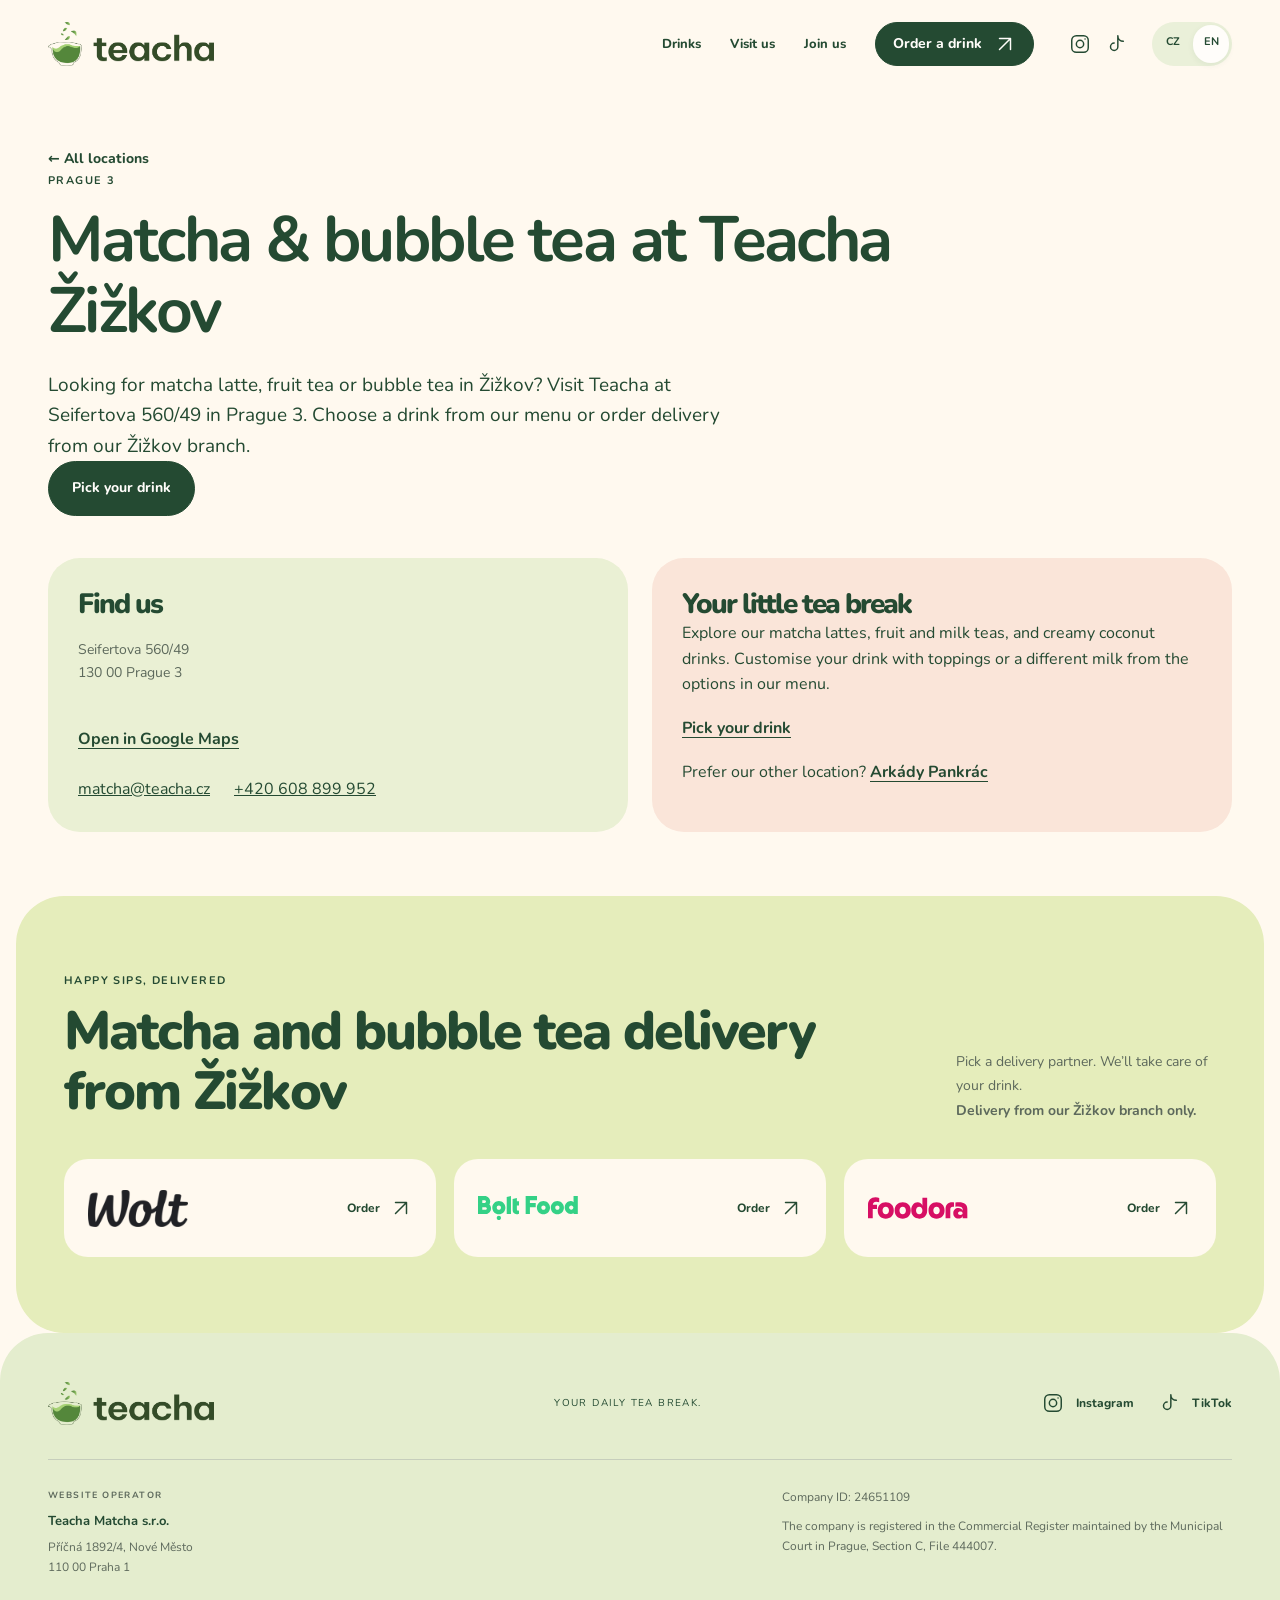
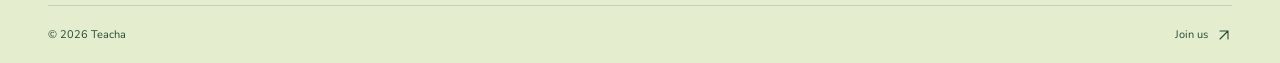
<file: en/locations/zizkov/index.html>
<!-- Generated by scripts/build-site.mjs; edit site/ sources. -->
<!doctype html>
<html lang="en">
  <head>
    <meta charset="UTF-8" />
    <meta name="viewport" content="width=device-width, initial-scale=1.0" />
    <title>Matcha &amp; Bubble Tea in Žižkov | Teacha Prague</title>
    <meta name="description" content="Teacha Žižkov: matcha latte, fruit tea and bubble tea. Seifertova 560/49, Prague 3. Menu, contact and directions." />
    <meta name="theme-color" content="#fff9ef" />
    <link rel="canonical" href="https://teacha.cz/en/locations/zizkov/" />
    <link rel="alternate" hreflang="cs" href="https://teacha.cz/pobocky/zizkov/" />
    <link rel="alternate" hreflang="en" href="https://teacha.cz/en/locations/zizkov/" />
    <link rel="alternate" hreflang="x-default" href="https://teacha.cz/pobocky/zizkov/" />
    <meta property="og:type" content="website" />
    <meta property="og:site_name" content="Teacha" />
    <meta property="og:locale" content="en_GB" />
    <meta property="og:locale:alternate" content="cs_CZ" />
    <meta property="og:url" content="https://teacha.cz/en/locations/zizkov/" />
    <meta property="og:title" content="Matcha &amp; Bubble Tea in Žižkov | Teacha Prague" />
    <meta property="og:description" content="Teacha Žižkov: matcha latte, fruit tea and bubble tea. Seifertova 560/49, Prague 3. Menu, contact and directions." />
    <meta property="og:image" content="https://teacha.cz/assets/social/teacha-preview.jpg" />
    <meta property="og:image:width" content="1200" />
    <meta property="og:image:height" content="630" />
    <meta property="og:image:alt" content="Teacha · Matcha &amp; Bubble Tea · Prague" />
    <meta name="twitter:card" content="summary_large_image" />
    <meta name="twitter:title" content="Matcha &amp; Bubble Tea in Žižkov | Teacha Prague" />
    <meta name="twitter:description" content="Teacha Žižkov: matcha latte, fruit tea and bubble tea. Seifertova 560/49, Prague 3. Menu, contact and directions." />
    <meta name="twitter:image" content="https://teacha.cz/assets/social/teacha-preview.jpg" />
    <meta name="twitter:image:alt" content="Teacha · Matcha &amp; Bubble Tea · Prague" />
    <link rel="icon" href="/assets/logo/teacha-icon.svg" type="image/svg+xml" />
    <link rel="preload" href="/assets/fonts/nunito-variable.ttf" as="font" type="font/ttf" crossorigin />
    <link rel="stylesheet" href="/assets/site.css" />
    <script id="ui-messages" type="application/json">{"menuClose":{"cs":"Zavřít navigaci","en":"Close navigation"},"menuToggle":{"cs":"Otevřít navigaci","en":"Open navigation"},"results":{"cs":"nápojů","en":"drinks"},"feed.loading":{"cs":"Načítáme příspěvky z Instagramu…","en":"Loading Instagram posts…"},"feed.failed":{"cs":"Příspěvky se nyní nepodařilo načíst. Najdete je přímo na Instagramu.","en":"Posts could not be loaded right now. You can view them directly on Instagram."}}</script>
    <script src="/assets/site.js" defer></script>
    <script type="application/ld+json">{"@context":"https://schema.org","@graph":[{"@type":"Organization","@id":"https://teacha.cz/#organization","name":"Teacha","legalName":"Teacha Matcha s.r.o.","url":"https://teacha.cz/","logo":"https://teacha.cz/assets/logo/teacha-logo.svg","email":"matcha@teacha.cz","telephone":"+420608899952","identifier":"24651109","address":{"@type":"PostalAddress","streetAddress":"Příčná 1892/4, Nové Město","postalCode":"110 00","addressLocality":"Praha 1","addressCountry":"CZ"},"sameAs":["https://www.instagram.com/teacha.matcha/","https://www.tiktok.com/@teacha.cz"]},{"@type":"CafeOrCoffeeShop","@id":"https://teacha.cz/pobocky/zizkov/#business","name":"Teacha Žižkov","url":"https://teacha.cz/en/locations/zizkov/","address":{"@type":"PostalAddress","streetAddress":"Seifertova 560/49","postalCode":"130 00","addressLocality":"Praha 3","addressCountry":"CZ"},"parentOrganization":{"@id":"https://teacha.cz/#organization"},"hasMap":"https://www.google.com/maps/search/?api=1&query=Teacha%20%C5%BDi%C5%BEkov%20Seifertova%20560%2F49%20130%2000%20Praha%203","hasMenu":"https://teacha.cz/en/#menu","servesCuisine":["Matcha","Bubble tea","Fruit tea"]},{"@type":"WebPage","@id":"https://teacha.cz/en/locations/zizkov/#webpage","url":"https://teacha.cz/en/locations/zizkov/","inLanguage":"en","about":{"@id":"https://teacha.cz/pobocky/zizkov/#business"}}]}</script>
  </head>
  <body>
    <a class="skip-link" href="#main"
      ><span data-i18n="skip">Skip to content</span></a
    >
    <header class="site-header">
      <div class="container header-inner">
        <a
          href="/en/"
          class="brand"
          data-i18n-label="home"
          aria-label="Teacha — home"
          ><img
            src="/assets/logo/teacha-wordmark.svg"
            alt="Teacha"
            width="180"
            height="47"
        /></a>
        <nav
          class="desktop-nav"
          data-i18n-label="navigation"
          aria-label="Main navigation"
        >
          <a href="/en/#menu"><span data-i18n="nav.menu">Drinks</span></a
          ><a href="/en/#visit"><span data-i18n="nav.visit">Visit us</span></a
          ><a href="/en/#career"><span data-i18n="nav.career">Join us</span></a
          ><a class="button button-small" href="#delivery"
            ><span data-i18n="order">Order a drink</span><svg
              viewBox="0 0 24 24"
              fill="none"
              stroke="currentColor"
              stroke-width="1.6"
              stroke-linecap="round"
              stroke-linejoin="round"
              aria-hidden="true"
            >
              <path d="M6 18 18 6M6 6h12v12" /></svg
          ></a>
        </nav>
        <div class="header-tools">
          <div class="header-socials">
            <a
              class="social-link"
              href="https://www.instagram.com/teacha.matcha/"
              target="_blank"
              rel="noopener noreferrer"
              ><svg
                viewBox="0 0 24 24"
                fill="none"
                stroke="currentColor"
                stroke-width="1.6"
                stroke-linecap="round"
                stroke-linejoin="round"
                aria-hidden="true"
              >
                <rect x="3" y="3" width="18" height="18" rx="5" />
                <circle cx="12" cy="12" r="4" />
                <path d="M17.5 6.5h.01" /></svg
              ><span>Instagram</span
              ><svg
                viewBox="0 0 24 24"
                fill="none"
                stroke="currentColor"
                stroke-width="1.6"
                stroke-linecap="round"
                stroke-linejoin="round"
                aria-hidden="true"
              >
                <path d="M6 18 18 6M6 6h12v12" /></svg></a
            ><a
              class="social-link"
              href="https://www.tiktok.com/@teacha.cz"
              target="_blank"
              rel="noopener noreferrer"
              ><svg
                viewBox="0 0 24 24"
                fill="none"
                stroke="currentColor"
                stroke-width="1.6"
                stroke-linecap="round"
                stroke-linejoin="round"
                aria-hidden="true"
              >
                <path d="M14 3v12a4 4 0 1 1-4-4M14 3c0 4 3 6 6 6" /></svg
              ><span>TikTok</span
              ><svg
                viewBox="0 0 24 24"
                fill="none"
                stroke="currentColor"
                stroke-width="1.6"
                stroke-linecap="round"
                stroke-linejoin="round"
                aria-hidden="true"
              >
                <path d="M6 18 18 6M6 6h12v12" /></svg
            ></a>
          </div>
          <nav class="languages" aria-label="Language"><a href="/pobocky/zizkov/" data-lang="cs" lang="cs" hreflang="cs">CZ</a><a href="/en/locations/zizkov/" data-lang="en" lang="en" hreflang="en" aria-current="page">EN</a></nav>
          <button
            class="menu-toggle"
            type="button"
            aria-expanded="false"
            aria-controls="mobile-nav"
            data-i18n-label="menuToggle"
            aria-label="Open navigation"
          >
            <svg
              viewBox="0 0 24 24"
              fill="none"
              stroke="currentColor"
              stroke-width="1.6"
              stroke-linecap="round"
              stroke-linejoin="round"
              aria-hidden="true"
            >
              <path d="M4 7h16M4 12h16M4 17h16" />
            </svg>
          </button>
        </div>
      </div>
      <nav
        id="mobile-nav"
        class="mobile-nav"
        data-i18n-label="navigation"
        aria-label="Main navigation"
      >
        <a href="/en/#menu"><span data-i18n="nav.menu">Drinks</span></a
        ><a href="/en/#visit"><span data-i18n="nav.visit">Visit us</span></a
        ><a href="/en/#career"><span data-i18n="nav.career">Join us</span></a
        ><a href="#delivery"><span data-i18n="nav.delivery">Delivery</span></a>
        <div class="mobile-socials">
          <a
            class="social-link"
            href="https://www.instagram.com/teacha.matcha/"
            target="_blank"
            rel="noopener noreferrer"
            ><svg
              viewBox="0 0 24 24"
              fill="none"
              stroke="currentColor"
              stroke-width="1.6"
              stroke-linecap="round"
              stroke-linejoin="round"
              aria-hidden="true"
            >
              <rect x="3" y="3" width="18" height="18" rx="5" />
              <circle cx="12" cy="12" r="4" />
              <path d="M17.5 6.5h.01" /></svg
            ><span>Instagram</span
            ><svg
              viewBox="0 0 24 24"
              fill="none"
              stroke="currentColor"
              stroke-width="1.6"
              stroke-linecap="round"
              stroke-linejoin="round"
              aria-hidden="true"
            >
              <path d="M6 18 18 6M6 6h12v12" /></svg></a
          ><a
            class="social-link"
            href="https://www.tiktok.com/@teacha.cz"
            target="_blank"
            rel="noopener noreferrer"
            ><svg
              viewBox="0 0 24 24"
              fill="none"
              stroke="currentColor"
              stroke-width="1.6"
              stroke-linecap="round"
              stroke-linejoin="round"
              aria-hidden="true"
            >
              <path d="M14 3v12a4 4 0 1 1-4-4M14 3c0 4 3 6 6 6" /></svg
            ><span>TikTok</span
            ><svg
              viewBox="0 0 24 24"
              fill="none"
              stroke="currentColor"
              stroke-width="1.6"
              stroke-linecap="round"
              stroke-linejoin="round"
              aria-hidden="true"
            >
              <path d="M6 18 18 6M6 6h12v12" /></svg
          ></a>
        </div>
      </nav>
    </header>
        <main id="main">
      <section class="container location-hero">
        <a class="text-link" href="/en/#visit">← All locations</a>
        <p class="eyebrow">Prague 3</p>
        <h1>Matcha & bubble tea at Teacha Žižkov</h1>
        <p class="location-intro">Looking for matcha latte, fruit tea or bubble tea in Žižkov? Visit Teacha at Seifertova 560/49 in Prague 3. Choose a drink from our menu or order delivery from our Žižkov branch.</p>
        <a class="button" href="/en/#menu">Pick your drink</a>
      </section>
      <section class="container location-grid" aria-label="Location information">
        <article class="branch">
          <h2>Find us</h2>
          <address>Seifertova 560/49<br />130 00 Prague 3</address>
          <a class="branch-details-link" href="https://www.google.com/maps/search/?api=1&amp;query=Teacha%20%C5%BDi%C5%BEkov%20Seifertova%20560%2F49%20130%2000%20Praha%203" target="_blank" rel="noopener noreferrer">Open in Google Maps</a>
          <div class="location-contact">
            <a href="mailto:matcha@teacha.cz">matcha@teacha.cz</a>
            <a href="tel:+420608899952">+420 608 899 952</a>
          </div>
        </article>
        <article class="branch">
          <h2>Your little tea break</h2>
          <p>Explore our matcha lattes, fruit and milk teas, and creamy coconut drinks. Customise your drink with toppings or a different milk from the options in our menu.</p>
          <a class="branch-details-link" href="/en/#menu">Pick your drink</a>
          <p>Prefer our other location? <a class="branch-details-link" href="/en/locations/arkady-pankrac/">Arkády Pankrác</a></p>
        </article>
      </section>
      <section
        id="delivery"
        class="delivery-section section"
        aria-labelledby="delivery-title"
      >
        <div class="container">
          <div class="section-heading">
            <div>
              <p class="eyebrow">
                <span data-i18n="delivery.eyebrow"
                  >Happy sips, delivered</span>
              </p>
              <h2 data-i18n="delivery.title" id="delivery-title">Matcha and bubble tea delivery from Žižkov</h2>
            </div>
            <p>
              <span data-i18n="delivery.desc"
                >Pick a delivery partner. We’ll take care of your drink.</span><br /><strong
                ><span data-i18n="delivery.only"
                  >Delivery from our Žižkov branch only.</span></strong
              >
            </p>
          </div>
          <div class="delivery-grid">
            <a
              class="delivery-link"
              href="https://wolt.com/cs/cze/prague/restaurant/teacha-zizkov"
              target="_blank"
              rel="noopener noreferrer"
              ><img
                src="/assets/logo/wolt.png"
                alt="Wolt"
                width="100"
                height="38"
                loading="lazy" /><span
                ><span data-i18n="orderVia">Order</span><svg
                  viewBox="0 0 24 24"
                  fill="none"
                  stroke="currentColor"
                  stroke-width="1.6"
                  stroke-linecap="round"
                  stroke-linejoin="round"
                  aria-hidden="true"
                >
                  <path d="M6 18 18 6M6 6h12v12" /></svg></span></a
            ><a
              class="delivery-link"
              href="https://food.bolt.eu/cs-cz/271-prague/p/118026-teacha-seifertova/"
              target="_blank"
              rel="noopener noreferrer"
              ><img
                src="/assets/logo/bolt-food.svg"
                alt="Bolt Food"
                width="100"
                height="38"
                loading="lazy" /><span
                ><span data-i18n="orderVia">Order</span><svg
                  viewBox="0 0 24 24"
                  fill="none"
                  stroke="currentColor"
                  stroke-width="1.6"
                  stroke-linecap="round"
                  stroke-linejoin="round"
                  aria-hidden="true"
                >
                  <path d="M6 18 18 6M6 6h12v12" /></svg></span></a
            ><a
              class="delivery-link"
              href="https://www.foodora.cz/restaurant/hhg4/teacha-zizkov"
              target="_blank"
              rel="noopener noreferrer"
              ><img
                src="/assets/logo/foodora.svg"
                alt="Foodora"
                width="100"
                height="38"
                loading="lazy" /><span
                ><span data-i18n="orderVia">Order</span><svg
                  viewBox="0 0 24 24"
                  fill="none"
                  stroke="currentColor"
                  stroke-width="1.6"
                  stroke-linecap="round"
                  stroke-linejoin="round"
                  aria-hidden="true"
                >
                  <path d="M6 18 18 6M6 6h12v12" /></svg></span
            ></a>
          </div>
        </div>
      </section>
    </main>

    <footer class="site-footer">
      <div class="container">
        <div class="footer-top">
          <a class="brand" href="/en/"
            ><img
              src="/assets/logo/teacha-wordmark.svg"
              alt="Teacha"
              width="180"
              height="47"
              loading="lazy"
          /></a>
          <p>YOUR DAILY TEA BREAK.</p>
          <div class="footer-socials">
            <a
              class="social-link"
              href="https://www.instagram.com/teacha.matcha/"
              target="_blank"
              rel="noopener noreferrer"
              ><svg
                viewBox="0 0 24 24"
                fill="none"
                stroke="currentColor"
                stroke-width="1.6"
                stroke-linecap="round"
                stroke-linejoin="round"
                aria-hidden="true"
              >
                <rect x="3" y="3" width="18" height="18" rx="5" />
                <circle cx="12" cy="12" r="4" />
                <path d="M17.5 6.5h.01" /></svg
              ><span>Instagram</span
              ><svg
                viewBox="0 0 24 24"
                fill="none"
                stroke="currentColor"
                stroke-width="1.6"
                stroke-linecap="round"
                stroke-linejoin="round"
                aria-hidden="true"
              >
                <path d="M6 18 18 6M6 6h12v12" /></svg></a
            ><a
              class="social-link"
              href="https://www.tiktok.com/@teacha.cz"
              target="_blank"
              rel="noopener noreferrer"
              ><svg
                viewBox="0 0 24 24"
                fill="none"
                stroke="currentColor"
                stroke-width="1.6"
                stroke-linecap="round"
                stroke-linejoin="round"
                aria-hidden="true"
              >
                <path d="M14 3v12a4 4 0 1 1-4-4M14 3c0 4 3 6 6 6" /></svg
              ><span>TikTok</span
              ><svg
                viewBox="0 0 24 24"
                fill="none"
                stroke="currentColor"
                stroke-width="1.6"
                stroke-linecap="round"
                stroke-linejoin="round"
                aria-hidden="true"
              >
                <path d="M6 18 18 6M6 6h12v12" /></svg
            ></a>
          </div>
        </div>
        <div class="footer-legal"><div><p class="eyebrow">Website operator</p><strong>Teacha Matcha s.r.o.</strong>
    <address>Příčná 1892/4, Nové Město<br />110 00 Praha 1</address></div>
    <div><p>Company ID: 24651109</p><p>The company is registered in the Commercial Register maintained by the Municipal Court in Prague, Section C, File 444007.</p></div></div>
        <div class="footer-bottom">
          <span>© 2026 Teacha</span
          ><a href="/en/#career"
            ><span data-i18n="nav.career">Join us</span><svg
              viewBox="0 0 24 24"
              fill="none"
              stroke="currentColor"
              stroke-width="1.6"
              stroke-linecap="round"
              stroke-linejoin="round"
              aria-hidden="true"
            >
              <path d="M6 18 18 6M6 6h12v12" /></svg
          ></a>
        </div>
      </div>
    </footer>
    <nav
      class="mobile-actions"
      data-i18n-label="quickActions"
      aria-label="Quick links"
    >
      <a href="/en/#visit"
        ><svg
          viewBox="0 0 24 24"
          fill="none"
          stroke="currentColor"
          stroke-width="1.6"
          stroke-linecap="round"
          stroke-linejoin="round"
          aria-hidden="true"
        >
          <path d="M20 10c0 6-8 11-8 11S4 16 4 10a8 8 0 1 1 16 0Z" />
          <circle cx="12" cy="10" r="2.5" /></svg
        ><span data-i18n="branches">Visit us</span></a
      ><a href="#delivery"
        ><span data-i18n="order">Order a drink</span><svg
          viewBox="0 0 24 24"
          fill="none"
          stroke="currentColor"
          stroke-width="1.6"
          stroke-linecap="round"
          stroke-linejoin="round"
          aria-hidden="true"
        >
          <path d="M6 18 18 6M6 6h12v12" /></svg
      ></a>
    </nav>
  </body>
</html>
</file>
<file: assets/site.css>
@font-face {
  font-family: "Nunito";
  src: url("fonts/nunito-variable.ttf") format("truetype");
  font-weight: 200 1000;
  font-style: normal;
  font-display: swap;
}

:root {
  color-scheme: only light;
  --cream: #fff9ef;
  --ink: #244a32;
  --moss: #477542;
  --lime: #e5edbb;
  --pink: #f8d6ca;
  --muted: #5d695c;
  --line: #dfe5d2;
  --white: #fffdfa;
  --yellow: #fce9ab;
  --lavender: #eee7f6;
  font-family: "Nunito", ui-rounded, system-ui, sans-serif;
  color: var(--ink);
  background: var(--cream);
  font-synthesis: none;
}
* {
  box-sizing: border-box;
}
html {
  scroll-behavior: smooth;
  scroll-padding-top: 108px;
}
body {
  margin: 0;
  font-size: 16px;
  line-height: 1.6;
}
a {
  color: inherit;
  text-decoration: none;
}
button,
summary,
a {
  -webkit-tap-highlight-color: transparent;
}
button {
  font: inherit;
  cursor: pointer;
}
button,
a,
summary {
  touch-action: manipulation;
}
button {
  color: inherit;
}
img {
  display: block;
  max-width: 100%;
  height: auto;
}
svg {
  width: 22px;
  height: 22px;
  flex-shrink: 0;
  vertical-align: middle;
}
h1,
h2,
h3,
h4,
p {
  margin: 0;
}
h1,
h2,
h3,
h4 {
  line-height: 1.13;
}
h2 {
  font-size: clamp(34px, 4.2vw, 54px);
  letter-spacing: -2px;
  font-weight: 850;
}
h3 {
  font-size: 28px;
  letter-spacing: -0.8px;
}
h4 {
  font-size: 18px;
  font-weight: 750;
}
em {
  font-family: inherit;
  font-style: normal;
  font-weight: 900;
}
address {
  font-style: normal;
}
button:focus-visible,
a:focus-visible,
summary:focus-visible {
  outline: 3px solid var(--moss);
  outline-offset: 5px;
}
a:hover {
  text-decoration: none;
}
.container {
  width: min(1184px, calc(100% - 96px));
  margin-inline: auto;
}
.section {
  padding-block: 76px;
}
.eyebrow {
  font-size: 11px;
  letter-spacing: 1.4px;
  text-transform: uppercase;
  font-weight: 700;
  line-height: 1.6;
}
.sr-only {
  position: absolute;
  width: 1px;
  height: 1px;
  padding: 0;
  margin: -1px;
  overflow: hidden;
  clip: rect(0, 0, 0, 0);
  white-space: nowrap;
  border: 0;
}
[hidden] {
  display: none !important;
}
.skip-link {
  position: fixed;
  top: 8px;
  left: 16px;
  background: var(--ink);
  color: white;
  z-index: 100;
  padding: 12px 20px;
  transform: translateY(-150%);
}
.skip-link:focus {
  transform: translateY(0);
}
.button {
  display: inline-flex;
  justify-content: center;
  align-items: center;
  gap: 24px;
  background: var(--ink);
  color: var(--white);
  padding: 15px 23px;
  border: 1px solid var(--ink);
  border-radius: 999px;
  min-height: 52px;
  font-size: 14px;
  font-weight: 750;
  transition:
    background 0.2s,
    transform 0.2s;
  white-space: nowrap;
}
.button:hover {
  background: var(--moss);
  transform: translateY(-2px);
}
.button-outline {
  background: transparent;
  color: var(--ink);
}
.button-outline:hover {
  background: var(--lime);
}
.button-small {
  padding: 10px 17px;
  min-height: 44px;
  gap: 12px;
}
.text-link {
  display: inline-flex;
  align-items: center;
  gap: 12px;
  font-size: 14px;
  font-weight: 750;
}
.text-link:hover {
  text-decoration: underline;
  text-underline-offset: 5px;
}
.site-header {
  position: sticky;
  top: 0;
  z-index: 30;
  background: rgba(255, 249, 239, 0.96);
  backdrop-filter: blur(16px);
}
.header-inner {
  height: 88px;
  display: flex;
  align-items: center;
  gap: 28px;
}
.brand {
  display: inline-block;
  flex-shrink: 0;
}
.brand img {
  width: 166px;
  height: auto;
}
.desktop-nav {
  display: flex;
  align-items: center;
  gap: 29px;
  margin-left: auto;
  font-size: 13px;
  font-weight: 750;
}
.desktop-nav > a:not(.button) {
  padding-block: 12px;
}
.desktop-nav > a:not(.button):hover {
  color: var(--moss);
  text-decoration: underline;
  text-underline-offset: 5px;
}
.header-tools {
  display: flex;
  align-items: center;
  gap: 18px;
}
.header-socials {
  display: flex;
  gap: 0;
}
.social-link {
  display: inline-flex;
  align-items: center;
  gap: 12px;
  min-height: 44px;
  font-size: 14px;
  font-weight: 750;
}
.header-socials .social-link {
  width: 36px;
  justify-content: center;
}
.header-socials .social-link > span {
  position: absolute;
  clip: rect(0, 0, 0, 0);
  width: 1px;
  height: 1px;
  overflow: hidden;
}
.header-socials .social-link > svg:last-child {
  display: none;
}
.social-link:hover {
  color: var(--moss);
}
.languages {
  background: #eaf0d9;
  padding: 3px;
  border-radius: 999px;
  display: flex;
  align-items: center;
  gap: 2px;
}
.languages a {
  border: 0;
  background: transparent;
  font-size: 11px;
  font-weight: 700;
  min-width: 36px;
  min-height: 38px;
  border-radius: 999px;
  padding: 8px 6px;
  position: relative;
}
.languages a[aria-current="page"] {
  background: var(--white);
  box-shadow: 0 2px 6px #244a3210;
}
.menu-toggle {
  border-radius: 50%;
  display: none;
  border: 0;
  background: transparent;
  width: 44px;
  height: 44px;
  align-items: center;
  justify-content: center;
}
.mobile-nav,
.mobile-actions {
  display: none;
}
.hero {
  display: grid;
  grid-template-columns: 1.08fr 1fr;
  gap: 36px;
  align-items: center;
  padding-block: 58px 64px;
  min-height: 610px;
}
.hero-copy {
  position: relative;
  z-index: 1;
}
.hero h1 {
  font-size: clamp(62px, 6.6vw, 91px);
  font-weight: 750;
  letter-spacing: -3.5px;
  line-height: 1.06;
  margin-top: 26px;
}
.hero h1 em {
  color: var(--moss);
  display: inline-block;
  background: linear-gradient(transparent 72%, var(--yellow) 72%);
  border-radius: 14px;
  transform: rotate(-2deg);
}
.hero h1 {
  font-weight: 900;
}
.hero-copy > .eyebrow {
  display: inline-block;
  background: var(--lime);
  border-radius: 999px;
  padding: 8px 15px;
  font-size: 10px;
  letter-spacing: 1.3px;
}
.hero-description {
  font-size: 16px;
  line-height: 1.75;
  color: var(--muted);
  max-width: 420px;
  margin-top: 28px;
}
.hero-actions {
  display: flex;
  flex-wrap: wrap;
  gap: 12px;
  margin-top: 30px;
}
.hero-delivery {
  font-weight: 400;
  font-size: 12px;
  margin-top: 22px;
  gap: 7px;
}
.hero-delivery svg {
  width: 17px;
  height: 17px;
}
.hero-art {
  position: relative;
  height: 465px;
  min-width: 0;
}
.art-orbit {
  position: absolute;
  inset: 10px 0 22px 14px;
  border-radius: 47% 49% 44% 48%;
  background: var(--lime);
  transform: rotate(-10deg);
}
.art-note {
  font-weight: 800;
  position: absolute;
  top: 38px;
  left: 45px;
  font-size: 27px;
  line-height: 1.02;
  transform: rotate(-8deg);
  z-index: 3;
  letter-spacing: -1px;
}
.art-note em {
  font-size: 39px;
}
.hero-drink {
  border-radius: 30px;
  position: absolute;
  background: white;
  padding: 18px 9px 20px;
  box-shadow: 0 12px 20px #24331d0a;
  width: 184px;
  text-align: center;
}
.hero-drink > span {
  display: block;
  font-size: 8px;
  letter-spacing: 1px;
  font-weight: 700;
  margin-top: 8px;
  color: var(--moss);
}
.hero-drink-one {
  left: 1%;
  top: 185px;
  transform: rotate(-12deg);
  z-index: 2;
  background: #ffe2ce;
}
.hero-drink-two {
  background: #fffdf6;
  left: 33%;
  top: 108px;
  transform: rotate(6deg);
  z-index: 3;
}
.hero-drink-three {
  right: -2%;
  top: 260px;
  transform: rotate(13deg);
  z-index: 4;
  background: #fdf0bd;
}
.hero-drink .drink-photo {
  width: 100%;
}
.art-star {
  position: absolute;
  right: 12px;
  top: 14px;
  color: var(--moss);
  font-size: 82px;
  line-height: 1;
  transform: rotate(12deg);
}
.art-caption {
  position: absolute;
  bottom: 0;
  left: 5%;
  font-size: 9px;
  letter-spacing: 1.4px;
  transform: rotate(-3deg);
}
.drink-photo {
  position: relative;
  overflow: hidden;
  width: 210px;
  max-width: 100%;
  margin-inline: auto;
  mix-blend-mode: multiply;
}
.drink-photo img {
  position: absolute;
  height: auto !important;
  max-width: none;
  pointer-events: none;
}
.brand-strip {
  border-block: 0;
  border-radius: 999px;
  width: calc(100% - 32px);
  margin-inline: auto;
  background: var(--lime);
  padding-block: 20px;
}
.brand-strip .container {
  display: flex;
  align-items: center;
  justify-content: space-between;
  gap: 24px;
  font-size: 12px;
  font-weight: 700;
  letter-spacing: 1.4px;
  white-space: nowrap;
}
.brand-strip [aria-hidden] {
  font-size: 23px;
  line-height: 1;
}
.section-heading {
  display: flex;
  justify-content: space-between;
  align-items: flex-end;
  gap: 48px;
  margin-bottom: 36px;
}
.section-heading h2 {
  margin-top: 12px;
}
.section-heading > p {
  max-width: 350px;
  font-size: 14px;
  line-height: 1.75;
  color: var(--muted);
}
.menu-filters {
  display: flex;
  flex-wrap: wrap;
  gap: 8px;
  padding-bottom: 30px;
}
.menu-filters button {
  border: 1px solid var(--line);
  background: transparent;
  border-radius: 100px;
  padding: 11px 18px;
  min-height: 44px;
  font-size: 13px;
  font-weight: 500;
  transition: background 0.15s;
}
.menu-filters button:hover {
  background: var(--lime);
}
.menu-filters button[aria-pressed="true"] {
  background: var(--ink);
  color: var(--white);
  border-color: var(--ink);
}
.category-title {
  font-size: 21px;
  margin: 10px 0 20px;
}
.menu-group {
  margin-bottom: 32px;
}
.product-grid {
  display: grid;
  grid-template-columns: repeat(3, minmax(0, 1fr));
  gap: 18px;
}
.product {
  background: var(--white);
  padding: 28px 25px 24px;
  border-radius: 28px;
  display: flex;
  flex-direction: column;
  min-width: 0;
  transition: background 0.2s;
}
.product:hover {
  background: #eff0e3;
}
.product-copy {
  margin-top: 21px;
  display: flex;
  flex-direction: column;
  flex: 1;
}
.product h4 {
  max-width: 270px;
  line-height: 1.35;
}
.product-note {
  font-size: 12px;
  color: var(--muted);
  margin-top: 6px;
}
.price {
  margin-top: auto;
  padding-top: 14px;
  font-size: 19px;
  font-weight: 700;
}
.price span {
  font-size: 12px;
  font-weight: 400;
}
.extras {
  border-top: 1px solid var(--line);
  margin-top: 36px;
  padding-top: 32px;
  display: grid;
  grid-template-columns: 1.1fr 1fr 1fr;
  gap: 32px;
  align-items: start;
}
.extras h3 {
  margin-top: 9px;
  font-size: 25px;
}
.extras > div > p:last-child {
  font-size: 13px;
  color: var(--muted);
  margin-top: 12px;
  max-width: 270px;
}
summary {
  display: flex;
  align-items: center;
  justify-content: space-between;
  gap: 16px;
  list-style: none;
  cursor: pointer;
  font-size: 14px;
  font-weight: 750;
  min-height: 48px;
}
summary::-webkit-details-marker {
  display: none;
}
summary > span[aria-hidden] {
  font-size: 24px;
  font-weight: 400;
  transition: transform 0.2s;
}
details[open] > summary > span[aria-hidden] {
  transform: rotate(45deg);
}
dl {
  font-size: 13px;
  margin: 8px 0;
}
dl > div {
  display: flex;
  justify-content: space-between;
  gap: 14px;
  padding-block: 9px;
  border-bottom: 1px solid var(--line);
}
dd {
  white-space: nowrap;
  margin: 0;
  font-weight: 750;
}
.small {
  font-size: 12px;
  line-height: 1.6;
  color: var(--muted);
  margin-top: 12px;
}
.original-menu {
  border-top: 1px solid var(--line);
  border-bottom: 1px solid var(--line);
  margin-top: 32px;
  padding-block: 7px;
}
.original-menu > summary {
  font-size: 13px;
}
.menu-boards {
  display: grid;
  gap: 20px;
  padding: 15px 0;
}
.menu-boards img {
  width: 100%;
  height: auto;
}
.delivery-section {
  background: var(--lime);
  color: var(--ink);
  width: min(1280px, calc(100% - 32px));
  margin-inline: auto;
  border-radius: 48px;
}
.delivery-section .section-heading > p {
  color: var(--muted);
}
.delivery-section .eyebrow {
  color: var(--moss);
}
.delivery-grid {
  display: grid;
  grid-template-columns: repeat(3, 1fr);
  gap: 18px;
}
.delivery-link {
  display: flex;
  align-items: center;
  justify-content: space-between;
  gap: 18px;
  padding: 30px 24px;
  background: var(--cream);
  color: var(--ink);
  border-radius: 24px;
  transition:
    background 0.2s,
    transform 0.2s;
}
.delivery-link:hover {
  background: var(--lime);
  transform: translateY(-3px);
}
.delivery-link img {
  object-fit: contain;
  object-position: left;
  width: 100px;
  height: 38px;
}
.delivery-link > span {
  display: flex;
  align-items: center;
  gap: 10px;
  font-size: 12px;
  font-weight: 750;
}
.branch-grid {
  display: grid;
  grid-template-columns: 1fr 1fr;
  gap: 26px;
}
.branch {
  border: 0;
  border-radius: 32px;
  padding: 30px;
  background: #eaf0d4;
  display: flex;
  flex-direction: column;
  align-items: flex-start;
}
.branch-top {
  display: flex;
  justify-content: space-between;
  align-items: center;
  width: 100%;
  margin-bottom: 28px;
}
.branch h3 {
  font-size: 34px;
}
.branch address {
  font-size: 14px;
  color: var(--muted);
  margin-top: 18px;
  margin-bottom: 25px;
}
.branch .text-link {
  margin-top: auto;
  background: var(--white);
  border-radius: 999px;
  padding: 12px 18px;
  font-size: 12px;
}
.contact-row {
  display: flex;
  flex-wrap: wrap;
  gap: 14px 28px;
  align-items: center;
  margin-top: 28px;
  font-size: 13px;
}
.contact-row p {
  flex: 1;
  color: var(--muted);
}
.contact-row a {
  white-space: nowrap;
}
.contact-row svg {
  width: 16px;
  height: 16px;
}
.career-section {
  background: var(--pink);
  display: grid;
  grid-template-columns: 0.5fr 1fr;
  gap: 54px;
  padding: 54px 64px;
  border-radius: 40px;
  align-items: center;
}
.career-mark {
  font-size: 200px;
  line-height: 1;
  text-align: center;
  color: var(--moss);
}
.career-copy h2 {
  margin-top: 12px;
}
.career-copy > p:not(.eyebrow) {
  margin-block: 20px 26px;
  max-width: 510px;
  color: #4d5147;
  font-size: 15px;
}
.career-address {
  display: inline-block;
  font-size: 13px;
  margin: 16px 0 0 20px;
  text-decoration: underline;
  text-underline-offset: 4px;
}
.instagram-feed {
  border: 0;
  border-radius: 28px;
  background: #eaf0d4;
  overflow: hidden;
}
.feed-fallback {
  display: flex;
  gap: 28px;
  align-items: center;
  padding: 40px;
}
.feed-fallback > svg {
  width: 48px;
  height: 48px;
  stroke-width: 1;
}
.feed-fallback h3 {
  font-size: 25px;
}
.feed-fallback p {
  margin-top: 10px;
  font-size: 14px;
  color: var(--muted);
}
.feed-fallback .text-link {
  margin-top: 20px;
}
.instagram-feed.is-loading #instagram-mount {
  min-height: 340px;
}
.instagram-feed.is-ready {
  border: 0;
  background: transparent;
}
.social-actions {
  display: flex;
  gap: 32px;
  margin-top: 20px;
}
.social-actions .social-link {
  background: var(--lavender);
  padding: 10px 18px;
  border-radius: 999px;
}
.site-footer {
  border-radius: 48px 48px 0 0;
  background: #e4edce;
  padding-block: 48px 20px;
}
.footer-top {
  display: flex;
  align-items: center;
  justify-content: space-between;
  gap: 30px;
  padding-bottom: 34px;
  border-bottom: 1px solid #c6cebc;
}
.footer-top > p {
  font-size: 10px;
  letter-spacing: 1.4px;
}
.footer-socials {
  display: flex;
  gap: 24px;
}
.footer-socials .social-link {
  font-size: 12px;
}
.footer-socials .social-link svg:last-child {
  display: none;
}
.footer-legal {
  display: grid;
  grid-template-columns: 1fr 1fr;
  gap: 40px;
  padding-block: 28px;
  font-size: 12px;
  color: var(--muted);
}
.footer-legal .eyebrow {
  font-size: 9px;
  margin-bottom: 8px;
}
.footer-legal strong {
  color: var(--ink);
  font-size: 13px;
}
.footer-legal address {
  margin-top: 7px;
}
.footer-legal > div:last-child {
  max-width: 450px;
  justify-self: end;
}
.footer-legal > div:last-child p + p {
  margin-top: 10px;
}
.footer-bottom {
  border-top: 1px solid #c6cebc;
  padding-top: 20px;
  display: flex;
  justify-content: space-between;
  align-items: center;
  font-size: 11px;
}
.footer-bottom a {
  display: flex;
  gap: 8px;
  align-items: center;
}
.footer-bottom svg {
  width: 16px;
  height: 16px;
}
/* Friendly tea-shop details, with motion limited to intentional hover states. */
.product {
  transition:
    transform 0.2s,
    box-shadow 0.2s;
}
.product:nth-child(3n + 1) {
  background: #ecf1d8;
}
.product:nth-child(3n + 2) {
  background: #fae8d8;
}
.product:nth-child(3n) {
  background: #efe9f5;
}
.product:hover {
  transform: translateY(-4px);
  box-shadow: 0 8px 0 #244a3209;
}
.product-copy {
  gap: 12px;
}
.price {
  align-self: flex-start;
  padding: 6px 13px;
  background: #ffffffa8;
  border-radius: 999px;
}
.product-note {
  margin-top: 0;
}
.extras {
  border-top: 0;
}
.extras details {
  background: #f2efdf;
  padding: 10px 18px;
  border-radius: 22px;
}
.original-menu {
  border: 0;
  background: #f2efdf;
  border-radius: 22px;
  padding: 10px 22px;
}
.menu-boards img {
  border-radius: 16px;
}
.branch:nth-child(2) {
  background: #fae5d9;
}
.branch-top > svg {
  width: 54px;
  height: 54px;
  padding: 14px;
  background: #ffffffb3;
  border-radius: 50%;
}
.branch-top .eyebrow {
  background: #ffffffb3;
  padding: 7px 13px;
  border-radius: 999px;
}
.delivery-link:hover {
  background: var(--white);
}
.feed-fallback > svg {
  background: var(--white);
  width: 70px;
  height: 70px;
  padding: 17px;
  border-radius: 23px;
}
.art-star .smile {
  width: 84px;
  height: 84px;
}
.smile {
  display: block;
  color: var(--ink);
}
.career-mark .smile {
  width: 180px;
  height: 180px;
  margin: auto;
  transform: rotate(-12deg);
}
.hero-art::before,
.hero-art::after {
  content: "";
  position: absolute;
  border-radius: 50%;
  background: var(--pink);
}
.hero-art::before {
  width: 20px;
  height: 20px;
  top: 130px;
  left: 12px;
}
.hero-art::after {
  width: 12px;
  height: 12px;
  top: 96px;
  right: 60px;
}

@media (min-width: 801px) {
  .mobile-nav {
    display: none !important;
  }
}
@media (max-width: 1100px) {
  .container {
    width: calc(100% - 64px);
  }
  .header-inner {
    gap: 16px;
  }
  .desktop-nav {
    gap: 19px;
  }
  .header-socials {
    display: none;
  }
  .hero {
    gap: 15px;
  }
  .hero h1 {
    font-size: 68px;
    letter-spacing: -2.8px;
  }
  .hero-art {
    height: 440px;
  }
  .hero-drink {
    width: 155px;
  }
  .hero-drink-three {
    right: 0;
  }
  .art-note {
    left: 30px;
  }
  .delivery-link {
    padding: 24px 18px;
  }
  .delivery-link > span {
    gap: 4px;
  }
  .delivery-link img {
    width: 80px;
  }
  .career-section {
    padding: 45px;
    gap: 25px;
  }
  .career-mark {
    font-size: 160px;
  }
  .career-address {
    display: block;
    margin-left: 0;
  }
}
@media (max-width: 800px) {
  html {
    scroll-padding-top: 88px;
  }
  .container {
    width: calc(100% - 40px);
  }
  body {
    padding-bottom: calc(66px + env(safe-area-inset-bottom, 0px));
  }
  .header-inner {
    height: 72px;
    justify-content: space-between;
  }
  .brand img {
    width: 139px;
  }
  .desktop-nav {
    display: none;
  }
  .header-tools {
    gap: 10px;
  }
  .menu-toggle {
    display: inline-flex;
  }
  .mobile-nav {
    display: grid;
    gap: 0;
    padding: 8px 24px 18px;
    border-top: 0;
    background: var(--cream);
    max-height: calc(100dvh - 145px);
    overflow: auto;
  }
  .mobile-nav > a {
    font-size: 18px;
    padding: 12px 0;
    border-bottom: 1px solid var(--line);
  }
  .mobile-socials {
    display: flex;
    gap: 28px;
    margin-top: 12px;
  }
  .mobile-socials .social-link {
    font-size: 13px;
  }
  .mobile-socials .social-link > svg:last-child {
    display: none;
  }
  .js .mobile-nav {
    position: absolute;
    top: 100%;
    left: 0;
    right: 0;
    box-shadow: 0 20px 25px #20391e0a;
    border-radius: 0 0 28px 28px;
  }
  .hero {
    padding-block: 46px 42px;
    grid-template-columns: 1fr;
    gap: 22px;
    min-height: 0;
  }
  .hero-copy {
    max-width: 600px;
  }
  .hero h1 {
    font-size: clamp(53px, 9.5vw, 76px);
    letter-spacing: -2.5px;
    margin-top: 20px;
  }
  .hero-description {
    margin-top: 22px;
    max-width: 470px;
    font-size: 15px;
  }
  .hero-actions {
    margin-top: 23px;
    gap: 10px;
  }
  .hero-actions .button {
    font-size: 13px;
    padding: 13px 17px;
    gap: 12px;
  }
  .hero-delivery {
    font-size: 12px;
    margin-top: 17px;
  }
  .hero-art {
    width: min(460px, 100%);
    height: 378px;
    margin: 6px auto 0;
  }
  .hero-drink {
    width: 158px;
  }
  .hero-drink-one {
    top: 134px;
    left: 3%;
  }
  .hero-drink-two {
    top: 72px;
    left: 34%;
  }
  .hero-drink-three {
    top: 209px;
    right: 0;
  }
  .art-note {
    top: 17px;
    left: 20px;
    font-size: 24px;
  }
  .art-note em {
    font-size: 34px;
  }
  .art-star {
    font-size: 65px;
    right: 0;
    top: 4px;
  }
  .art-orbit {
    inset: 10px 20px 12px 20px;
  }
  .art-caption {
    bottom: 0;
    font-size: 8px;
    letter-spacing: 1.5px;
  }
  .section {
    padding-block: 58px;
  }
  .brand-strip {
    padding-block: 16px;
    overflow: hidden;
  }
  .brand-strip .container {
    gap: 20px;
    justify-content: space-between;
    font-size: 10px;
    letter-spacing: 1.2px;
  }
  .brand-strip .container > span:nth-last-child(-n + 2) {
    display: none;
  }
  .section-heading {
    display: block;
    margin-bottom: 26px;
  }
  .section-heading > p {
    max-width: 510px;
    margin-top: 17px;
    font-size: 13px;
  }
  h2 {
    font-size: 39px;
    letter-spacing: -1.7px;
  }
  .menu-filters {
    gap: 7px;
    padding-bottom: 22px;
  }
  .menu-filters button {
    font-size: 12px;
    padding: 10px 15px;
  }
  .product-grid {
    grid-template-columns: repeat(2, minmax(0, 1fr));
    gap: 12px;
  }
  .product {
    padding: 23px 18px 20px;
  }
  .product-copy {
    margin-top: 18px;
  }
  .product h4 {
    font-size: 16px;
  }
  .product .drink-photo {
    width: 185px;
  }
  .category-title {
    font-size: 18px;
  }
  .extras {
    grid-template-columns: 1fr 1fr;
    gap: 20px;
  }
  .extras > div {
    grid-column: 1/-1;
  }
  .extras > div > p:last-child {
    max-width: 400px;
  }
  .delivery-grid {
    gap: 12px;
  }
  .delivery-link {
    flex-direction: column;
    align-items: flex-start;
    gap: 17px;
  }
  .delivery-link img {
    width: 85px;
    height: 32px;
  }
  .delivery-link > span {
    justify-content: space-between;
    width: 100%;
  }
  .branch {
    padding: 23px 20px;
  }
  .branch-grid {
    gap: 16px;
  }
  .branch h3 {
    font-size: 29px;
  }
  .contact-row p {
    flex-basis: 100%;
  }
  .career-section {
    grid-template-columns: 1fr;
    padding: 32px;
    position: relative;
    overflow: hidden;
  }
  .career-mark {
    position: absolute;
    right: -20px;
    top: -40px;
    font-size: 185px;
    opacity: 0.15;
    pointer-events: none;
  }
  .career-copy {
    position: relative;
  }
  .career-copy h2 {
    font-size: 37px;
  }
  .career-copy > p:not(.eyebrow) {
    font-size: 14px;
  }
  .career-address {
    display: inline-block;
    margin-left: 16px;
  }
  .feed-fallback {
    padding: 28px;
    gap: 20px;
  }
  .feed-fallback > svg {
    width: 34px;
    height: 34px;
  }
  .feed-fallback h3 {
    font-size: 23px;
  }
  .feed-fallback p {
    font-size: 13px;
  }
  .footer-top {
    flex-wrap: wrap;
    gap: 22px;
  }
  .footer-top > p {
    display: none;
  }
  .footer-legal {
    gap: 25px;
  }
  .mobile-actions {
    display: grid;
    grid-template-columns: 1fr 1fr;
    position: fixed;
    bottom: 0;
    left: 0;
    right: 0;
    z-index: 40;
    background: var(--cream);
    border-top: 1px solid var(--line);
    padding: 9px 16px calc(9px + env(safe-area-inset-bottom, 0px));
    gap: 10px;
  }
  .mobile-actions a {
    min-height: 46px;
    display: flex;
    justify-content: center;
    align-items: center;
    gap: 12px;
    font-size: 13px;
    font-weight: 750;
    border-radius: 999px;
  }
  .mobile-actions a:last-child {
    background: var(--ink);
    color: var(--cream);
  }
  .mobile-actions a:hover {
    background: var(--lime);
    color: var(--ink);
  }
}
@media (max-width: 480px) {
  .hero-art {
    height: 340px;
  }
  .hero-drink {
    width: 139px;
    padding: 14px 7px 15px;
  }
  .hero-drink > span {
    font-size: 7px;
    letter-spacing: 0.65px;
  }
  .hero-drink-one {
    top: 122px;
    left: 0;
  }
  .hero-drink-two {
    top: 66px;
    left: 36%;
  }
  .hero-drink-three {
    top: 190px;
    right: 0;
  }
  .art-note {
    left: 12px;
    top: 17px;
  }
  .art-star {
    font-size: 54px;
  }
  .product {
    padding: 20px 14px 18px;
  }
  .product h4 {
    font-size: 15px;
  }
  .product-copy {
    margin-top: 14px;
  }
  .price {
    font-size: 18px;
  }
  .extras {
    grid-template-columns: 1fr;
    gap: 10px;
  }
  .extras > div {
    margin-bottom: 12px;
  }
  .extras details {
    border-bottom: 0;
  }
  .delivery-grid {
    grid-template-columns: 1fr;
  }
  .delivery-link {
    flex-direction: row;
    align-items: center;
    padding: 22px 24px;
  }
  .delivery-link img {
    width: 100px;
    height: 36px;
  }
  .delivery-link > span {
    width: auto;
    gap: 20px;
  }
  .branch-grid {
    grid-template-columns: 1fr;
  }
  .branch-top {
    margin-bottom: 20px;
  }
  .branch h3 {
    font-size: 32px;
  }
  .branch address {
    margin-top: 15px;
  }
  .career-section {
    padding: 30px 24px;
  }
  .career-address {
    display: block;
    margin: 17px 0 0;
  }
  .feed-fallback {
    align-items: flex-start;
    padding: 25px 20px;
    gap: 15px;
  }
  .feed-fallback > svg {
    width: 26px;
    height: 26px;
  }
  .feed-fallback h3 {
    font-size: 21px;
  }
  .feed-fallback .text-link {
    font-size: 12px;
  }
  .social-actions {
    gap: 25px;
  }
  .footer-top {
    align-items: flex-start;
    flex-direction: column;
  }
  .footer-legal {
    grid-template-columns: 1fr;
    gap: 22px;
  }
  .footer-legal > div:last-child {
    justify-self: start;
  }
  .footer-socials {
    gap: 28px;
  }
  .brand-strip .container {
    gap: 10px;
    font-size: 9px;
  }
  .brand-strip [aria-hidden] {
    font-size: 18px;
  }
}
@media (max-width: 800px) {
  .brand-strip {
    width: calc(100% - 20px);
  }
  .delivery-section {
    width: calc(100% - 20px);
    border-radius: 32px;
  }
  .delivery-section .container {
    width: calc(100% - 36px);
  }
  .career-section {
    border-radius: 30px;
  }
  .career-mark .smile {
    width: 170px;
    height: 170px;
  }
  .art-star .smile {
    width: 60px;
    height: 60px;
  }
  .hero-drink {
    border-radius: 24px;
  }
  .product {
    border-radius: 23px;
  }
  .feed-fallback > svg {
    width: 44px;
    height: 44px;
    padding: 9px;
    border-radius: 15px;
  }
  .site-footer {
    border-radius: 32px 32px 0 0;
  }
  .social-actions {
    gap: 12px;
    flex-wrap: wrap;
  }
  .branch .text-link {
    padding: 11px 15px;
  }
}
@media (max-width: 480px) {
  .hero-copy > .eyebrow {
    font-size: 9px;
    letter-spacing: 1px;
  }
  .hero-actions .button {
    padding-inline: 15px;
    gap: 10px;
  }
  .hero-art {
    margin-top: 12px;
  }
  .art-note {
    font-size: 22px;
  }
  .art-note em {
    font-size: 30px;
  }
  .art-star .smile {
    width: 52px;
    height: 52px;
  }
  .price {
    font-size: 17px;
    padding: 5px 11px;
  }
  .instagram-feed {
    border-radius: 24px;
  }
}
@media (prefers-reduced-motion: reduce) {
  html {
    scroll-behavior: auto;
  }
  *,
  *:before,
  *:after {
    transition: none !important;
    animation: none !important;
  }
}

/* Shared location pages use the existing site typography and cards. */
.languages a { text-align: center; }
.branch-details-link { display: inline-block; margin-top: 18px; text-decoration: underline; text-underline-offset: 4px; font-weight: 700; }
.location-hero { padding-top: 58px; padding-bottom: 42px; }
.location-hero h1 { font-size: clamp(36px, 5vw, 64px); line-height: 1.1; max-width: 850px; margin: 16px 0 24px; letter-spacing: -0.04em; }
.location-intro { max-width: 700px; font-size: 19px; }
.location-grid { display: grid; grid-template-columns: 1fr 1fr; gap: 24px; padding-bottom: 64px; }
.location-grid h2 { font-size: 28px; line-height: 1.2; }
.location-grid .branch { min-width: 0; }
.location-contact { display: flex; flex-wrap: wrap; gap: 12px 24px; margin-top: 24px; }
.location-contact a { text-decoration: underline; }
@media (max-width: 800px) { .location-grid { grid-template-columns: 1fr; } .location-hero { padding-top: 32px; } }

.hero h1 .hero-heading-context { display: block; font-size: 18px; line-height: 1.5; font-weight: 700; letter-spacing: 0; margin-top: 18px; }
.delivery-section .eyebrow { color: var(--ink); }
</file>
